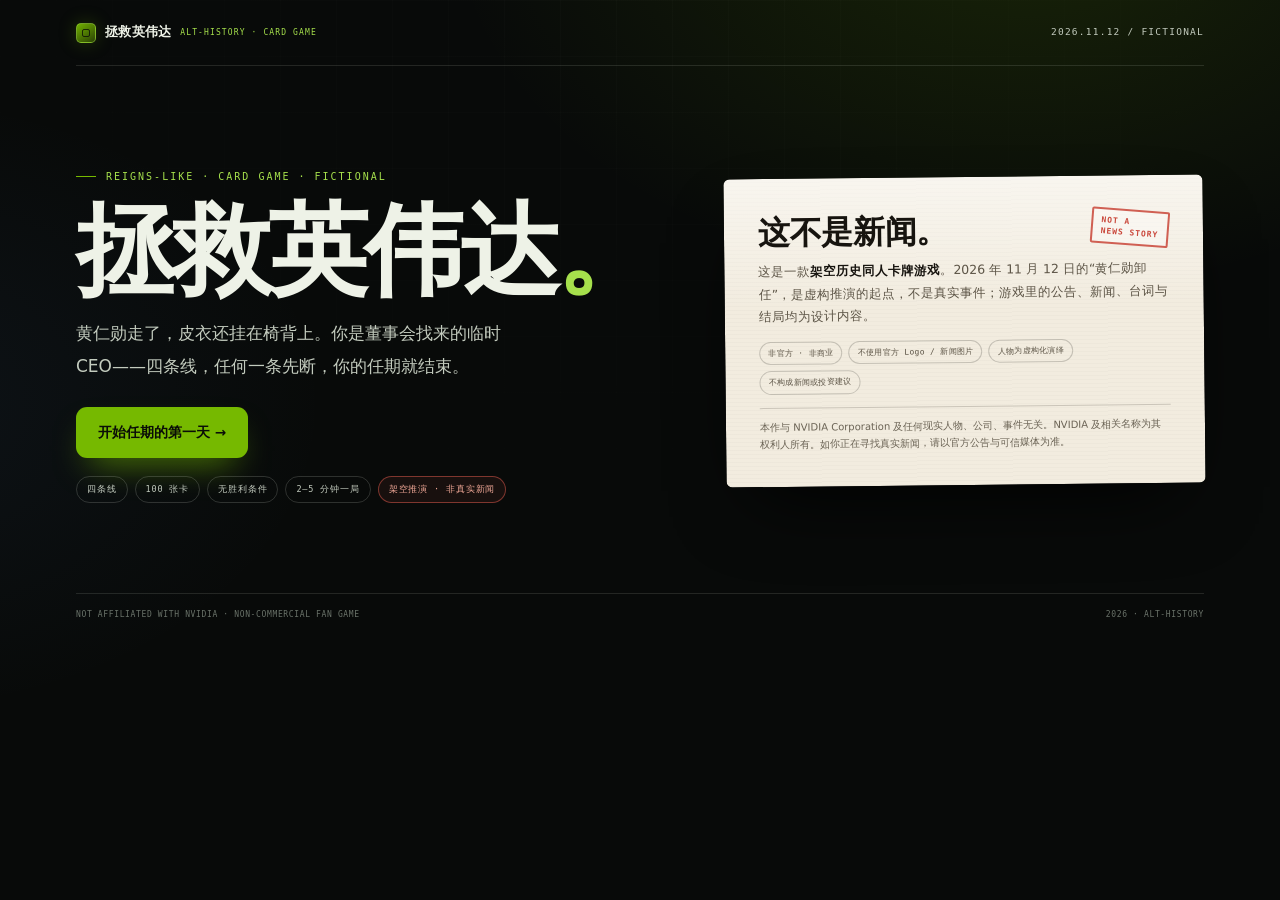
<file: index.html>
<!DOCTYPE html>
<html lang="zh-CN">
<head>
<meta charset="UTF-8">
<meta name="viewport" content="width=device-width, initial-scale=1, viewport-fit=cover">
<meta name="color-scheme" content="dark">
<meta name="theme-color" content="#080A09">
<title>拯救英伟达 · 架空历史卡牌游戏</title>
<meta name="description" content="《拯救英伟达》是一款架空历史同人卡牌游戏，非真实新闻，与 NVIDIA 及现实人物、事件无关。">
<meta name="robots" content="noindex, nofollow">
<link rel="icon" href="data:image/svg+xml,%3Csvg xmlns='http://www.w3.org/2000/svg' viewBox='0 0 32 32'%3E%3Crect width='32' height='32' rx='8' fill='%23080A09'/%3E%3Crect x='6' y='6' width='20' height='20' rx='4' fill='none' stroke='%2376B900' stroke-width='2'/%3E%3Cpath d='M16 10v12M10 16h12' stroke='%23A6E04C' stroke-width='2'/%3E%3C/svg%3E">
<style>
  :root{
    --bg:#080a09;--paper:#f2ecdf;--ink:#17140f;--ink2:#5c5446;--text:#eef2e7;--text2:#c3cbbe;--muted:#8b958a;
    --green:#76b900;--green-hi:#a6e04c;--red:#d4574a;--gold:#c9a24a;
    --sans:"PingFang SC","HarmonyOS Sans SC","Noto Sans SC","Microsoft YaHei",system-ui,sans-serif;
    --serif:"Songti SC","Noto Serif SC","Source Han Serif SC","SimSun",Georgia,serif;
    --mono:"SFMono-Regular","Cascadia Code","Cascadia Mono",Consolas,monospace;
  }
  *{box-sizing:border-box}
  html,body{margin:0;min-height:100%}
  body{background:var(--bg);color:var(--text);font-family:var(--sans);line-height:1.7;-webkit-font-smoothing:antialiased}
  body::before{content:"";position:fixed;inset:0;z-index:-2;pointer-events:none;background:
    radial-gradient(900px 600px at 80% -10%,rgba(118,185,0,.15),transparent 64%),
    radial-gradient(760px 520px at -10% 45%,rgba(86,137,218,.07),transparent 60%),var(--bg)}
  body::after{content:"";position:fixed;inset:0;z-index:-1;pointer-events:none;opacity:.5;background-image:linear-gradient(rgba(238,242,231,.035) 1px,transparent 1px),linear-gradient(90deg,rgba(238,242,231,.035) 1px,transparent 1px);background-size:56px 56px;-webkit-mask-image:radial-gradient(1000px 720px at 50% 0%,#000,transparent 78%);mask-image:radial-gradient(1000px 720px at 50% 0%,#000,transparent 78%)}
  a{color:inherit}
  .page{width:100%;max-width:1200px;margin:0 auto;padding:0 clamp(18px,4vw,36px) 38px}
  .top{display:flex;align-items:center;justify-content:space-between;gap:16px;min-height:66px;border-bottom:1px solid rgba(235,240,230,.12);font-family:var(--mono);font-size:9.5px;letter-spacing:.13em;color:var(--text2)}
  .brand{display:flex;align-items:center;gap:9px;font-family:var(--sans);font-size:13px;font-weight:800;letter-spacing:.02em;color:var(--text);white-space:nowrap}
  .mark{width:20px;height:20px;border-radius:5px;background:linear-gradient(145deg,rgba(118,185,0,.95),rgba(118,185,0,.32));border:1px solid rgba(166,224,76,.5);position:relative;flex:none;box-shadow:0 0 18px rgba(118,185,0,.25)}
  .mark::after{content:"";position:absolute;inset:5px;border:1px solid rgba(8,10,9,.75);border-radius:2px}
  .brand small{font-family:var(--mono);font-size:8px;letter-spacing:.14em;color:var(--green-hi);font-weight:400}
  .top .right{display:flex;align-items:center;gap:14px;white-space:nowrap}
  .top .right a{border-bottom:1px solid rgba(238,242,231,.25);padding-bottom:1px}
  .top .right a:hover{color:var(--green-hi);border-color:var(--green)}
  .hero{display:grid;grid-template-columns:1.1fr .9fr;gap:clamp(28px,5vw,66px);align-items:center;padding:clamp(44px,8vw,92px) 0 clamp(30px,5vw,56px)}
  .kicker{display:inline-flex;align-items:center;gap:10px;font-family:var(--mono);font-size:10px;letter-spacing:.2em;color:var(--green-hi)}
  .kicker::before{content:"";width:20px;height:1px;background:var(--green)}
  h1{font-size:clamp(52px,8vw,100px);line-height:.96;letter-spacing:-.04em;font-weight:900;margin:18px 0 18px}
  h1 em{font-style:normal;color:var(--green-hi)}
  .lead{max-width:42ch;font-size:clamp(14px,1.5vw,17px);line-height:1.95;color:var(--text2);margin:0}
  .actions{display:flex;flex-wrap:wrap;gap:10px;margin:24px 0 18px}
  .btn{display:inline-flex;align-items:center;justify-content:center;gap:8px;padding:13px 21px;border-radius:11px;border:1px solid transparent;font-size:13.5px;font-weight:700;text-decoration:none;transition:transform .18s,box-shadow .18s,border-color .18s,color .18s}
  .btn:hover{transform:translateY(-2px)}
  .btn.primary{background:var(--green);color:#0a0d07;box-shadow:0 16px 34px -14px rgba(118,185,0,.8)}
  .btn.primary:hover{box-shadow:0 22px 40px -14px rgba(118,185,0,1)}
  .btn.ghost{border-color:rgba(235,240,230,.2);color:var(--text);background:rgba(255,255,255,.02)}
  .btn.ghost:hover{border-color:rgba(166,224,76,.55);color:var(--green-hi)}
  .meta{display:flex;flex-wrap:wrap;gap:7px}
  .meta span{border:1px solid rgba(235,240,230,.17);border-radius:999px;padding:5px 10px;font-family:var(--mono);font-size:8.5px;letter-spacing:.1em;color:var(--text2)}
  .meta .warn{border-color:rgba(212,87,74,.55);color:#f0a897;background:rgba(212,87,74,.08)}

  .notice{position:relative;background:var(--paper);color:var(--ink);border-radius:6px;padding:clamp(22px,3.4vw,34px);box-shadow:0 34px 80px -30px #000;background-image:linear-gradient(180deg,rgba(255,255,255,.5),transparent 42%),repeating-linear-gradient(0deg,rgba(23,20,15,.02) 0 1px,transparent 1px 4px);transform:rotate(-.6deg)}
  .notice .stamp{float:right;border:2px solid rgba(198,58,44,.8);color:rgba(198,58,44,.92);font-family:var(--mono);font-size:8px;font-weight:700;line-height:1.4;letter-spacing:.12em;padding:5px 8px;transform:rotate(5deg);border-radius:2px;margin:0 0 8px 14px;background:rgba(255,255,255,.35);white-space:nowrap}
  .notice h2{font-family:var(--serif);font-size:clamp(23px,2.7vw,32px);line-height:1.25;margin:0 0 8px;letter-spacing:-.01em}
  .notice p{font-size:12.5px;line-height:1.8;color:var(--ink2);margin:0;max-width:52em}
  .notice strong{color:var(--ink)}
  .notice ul{list-style:none;margin:13px 0 0;padding:0;display:flex;flex-wrap:wrap;gap:6px}
  .notice li{font-family:var(--mono);font-size:8px;letter-spacing:.04em;border:1px solid rgba(23,20,15,.2);border-radius:999px;padding:4px 8px;color:var(--ink2)}
  .notice .fine{margin-top:13px;padding-top:10px;border-top:1px solid rgba(23,20,15,.18);font-size:10px;line-height:1.7;color:rgba(92,84,70,.9)}

  .section-head{display:flex;align-items:baseline;justify-content:space-between;gap:14px;margin:clamp(34px,5vw,56px) 0 14px;border-bottom:1px solid rgba(235,240,230,.12);padding-bottom:9px}
  .section-head h2{font-size:15px;letter-spacing:.02em;margin:0}
  .section-head span{font-family:var(--mono);font-size:8.5px;letter-spacing:.12em;color:var(--muted)}
  .links{display:grid;grid-template-columns:repeat(3,minmax(0,1fr));gap:12px}
  .link-card{display:flex;flex-direction:column;gap:7px;min-height:124px;padding:16px;border:1px solid rgba(235,240,230,.13);border-radius:12px;background:rgba(255,255,255,.02);text-decoration:none;transition:border-color .2s,background .2s,transform .2s}
  .link-card:hover{border-color:rgba(166,224,76,.45);background:rgba(118,185,0,.055);transform:translateY(-2px)}
  .link-card b{font-size:14px}
  .link-card small{font-family:var(--mono);font-size:8px;letter-spacing:.1em;color:var(--green-hi)}
  .link-card p{font-size:11.5px;line-height:1.7;color:var(--text2);margin:0}
  .link-card .arr{margin-top:auto;font-family:var(--mono);font-size:11px;color:var(--muted)}
  .link-card:hover .arr{color:var(--green-hi)}
  .foot{display:flex;justify-content:space-between;gap:14px;flex-wrap:wrap;margin-top:34px;padding-top:14px;border-top:1px solid rgba(235,240,230,.12);font-family:var(--mono);font-size:8px;letter-spacing:.08em;color:rgba(139,149,138,.75)}
  .foot a{border-bottom:1px solid rgba(235,240,230,.2);text-decoration:none}
  .foot a:hover{color:var(--green-hi)}
  @media (max-width:820px){
    .hero{grid-template-columns:1fr;padding:30px 0 26px;gap:22px}
    h1{font-size:clamp(46px,13vw,72px)}
    .top .right{display:none}
    .links{grid-template-columns:1fr}
    .notice{transform:none}
  }
</style>
</head>
<body>
<div class="page">
  <header class="top">
    <div class="brand"><span class="mark"></span>拯救英伟达 <small>ALT-HISTORY · CARD GAME</small></div>
    <div class="right"><span>2026.11.12 / FICTIONAL</span></div>
  </header>

  <main>
    <section class="hero">
      <div>
        <span class="kicker">REIGNS-LIKE · CARD GAME · FICTIONAL</span>
        <h1>拯救英伟达<em>。</em></h1>
        <p class="lead">黄仁勋走了，皮衣还挂在椅背上。你是董事会找来的临时 CEO——四条线，任何一条先断，你的任期就结束。</p>
        <div class="actions">
          <a class="btn primary" href="web/game/index.html?start=1">开始任期的第一天 →</a>
        </div>
        <div class="meta">
          <span>四条线</span><span>100 张卡</span><span>无胜利条件</span><span>2–5 分钟一局</span><span class="warn">架空推演 · 非真实新闻</span>
        </div>
      </div>

      <aside class="notice" aria-label="免责声明">
        <span class="stamp">NOT A<br>NEWS STORY</span>
        <h2>这不是新闻。</h2>
        <p>这是一款<strong>架空历史同人卡牌游戏</strong>。2026 年 11 月 12 日的“黄仁勋卸任”，是虚构推演的起点，不是真实事件；游戏里的公告、新闻、台词与结局均为设计内容。</p>
        <ul>
          <li>非官方 · 非商业</li><li>不使用官方 Logo / 新闻图片</li><li>人物为虚构化演绎</li><li>不构成新闻或投资建议</li>
        </ul>
        <p class="fine">本作与 NVIDIA Corporation 及任何现实人物、公司、事件无关。NVIDIA 及相关名称为其权利人所有。如你正在寻找真实新闻，请以官方公告与可信媒体为准。</p>
      </aside>
    </section>
  </main>

  <footer class="foot">
    <span>NOT AFFILIATED WITH NVIDIA · NON-COMMERCIAL FAN GAME</span>
    <span>2026 · ALT-HISTORY</span>
  </footer>
</div>
</body>
</html>
</file>
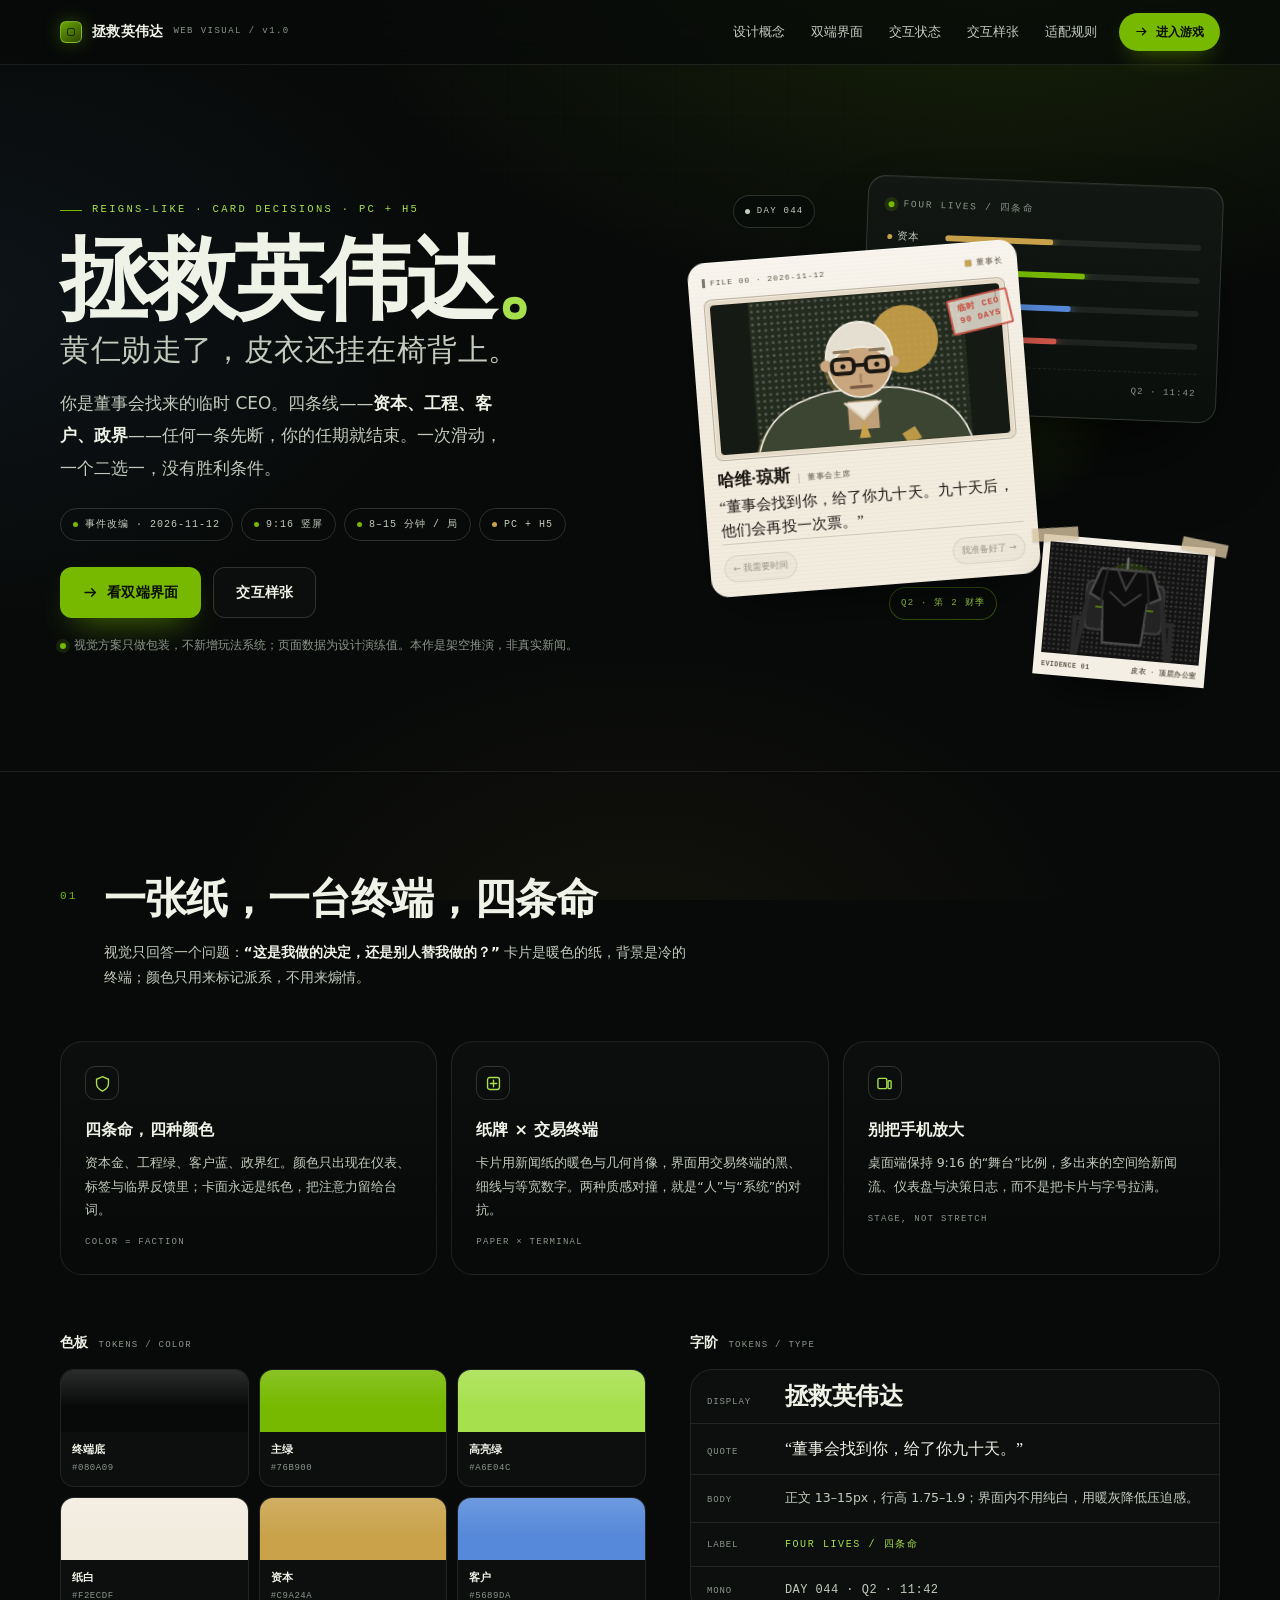
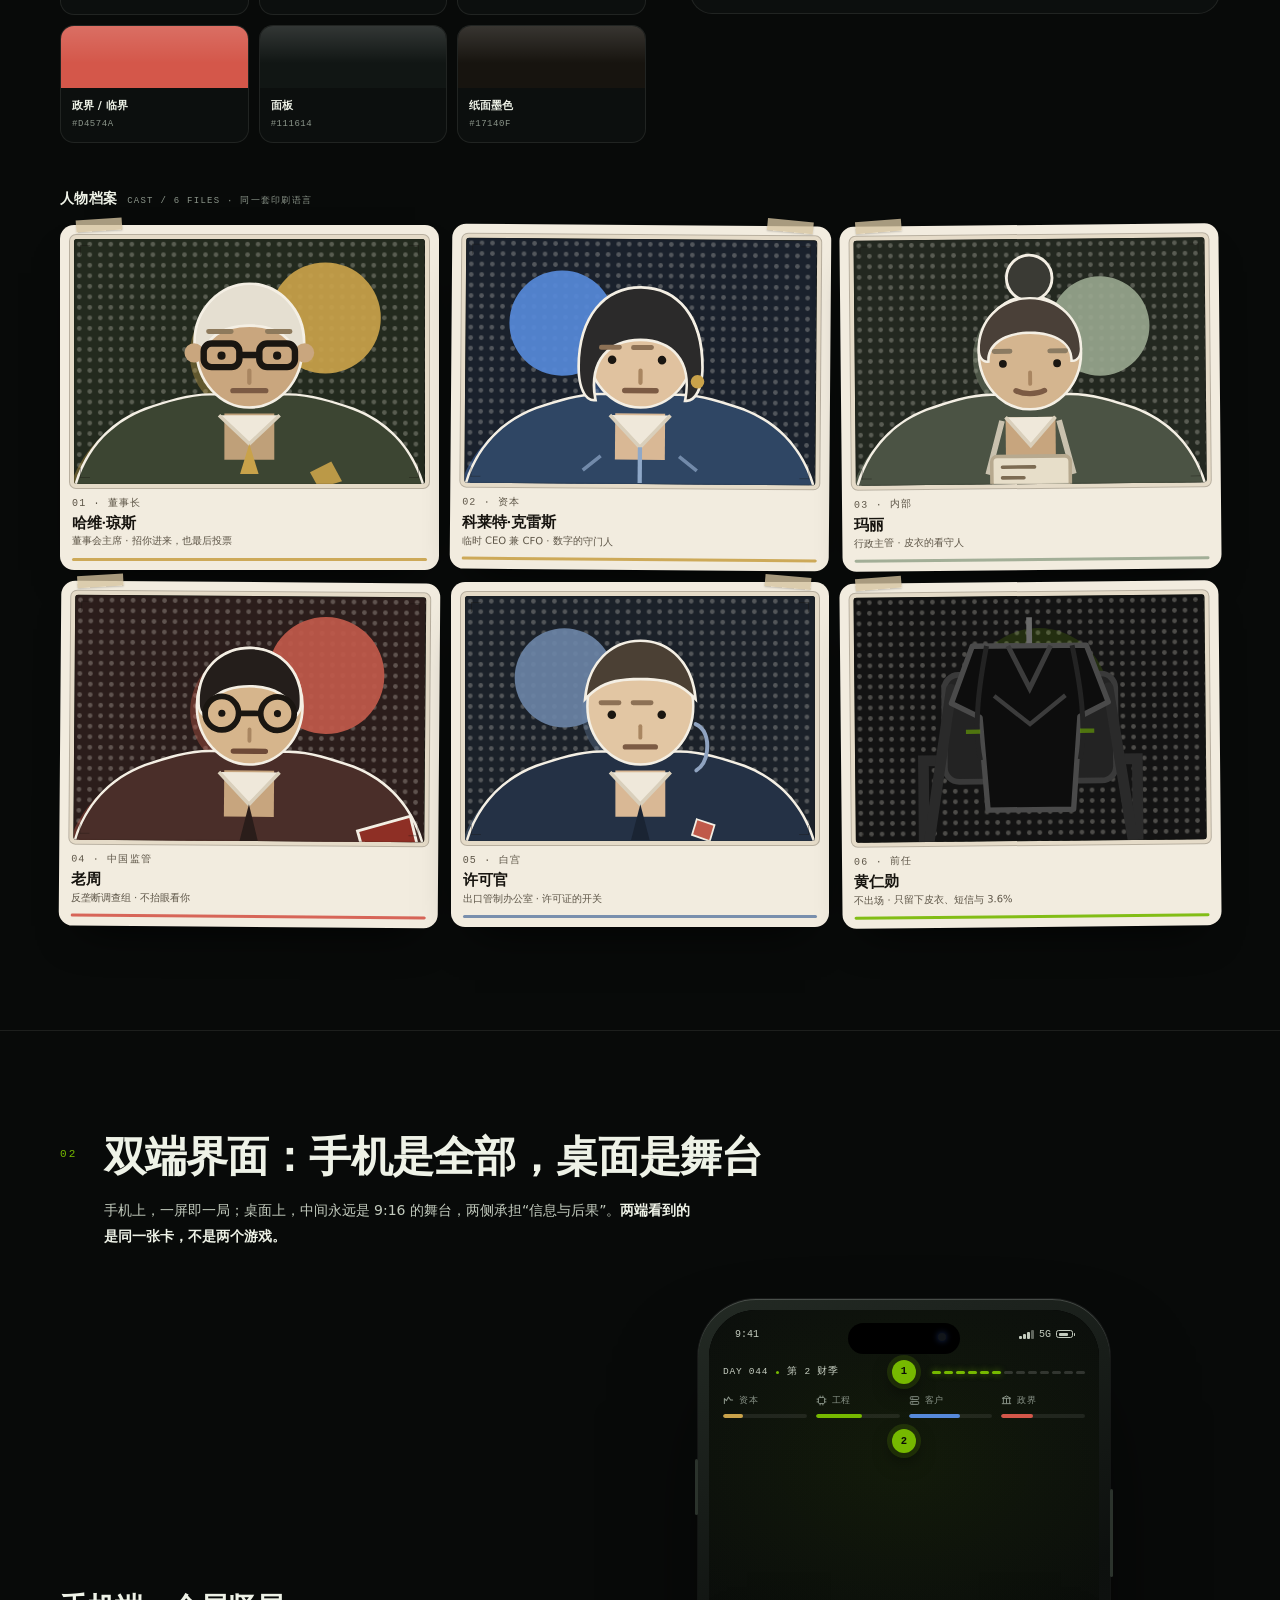
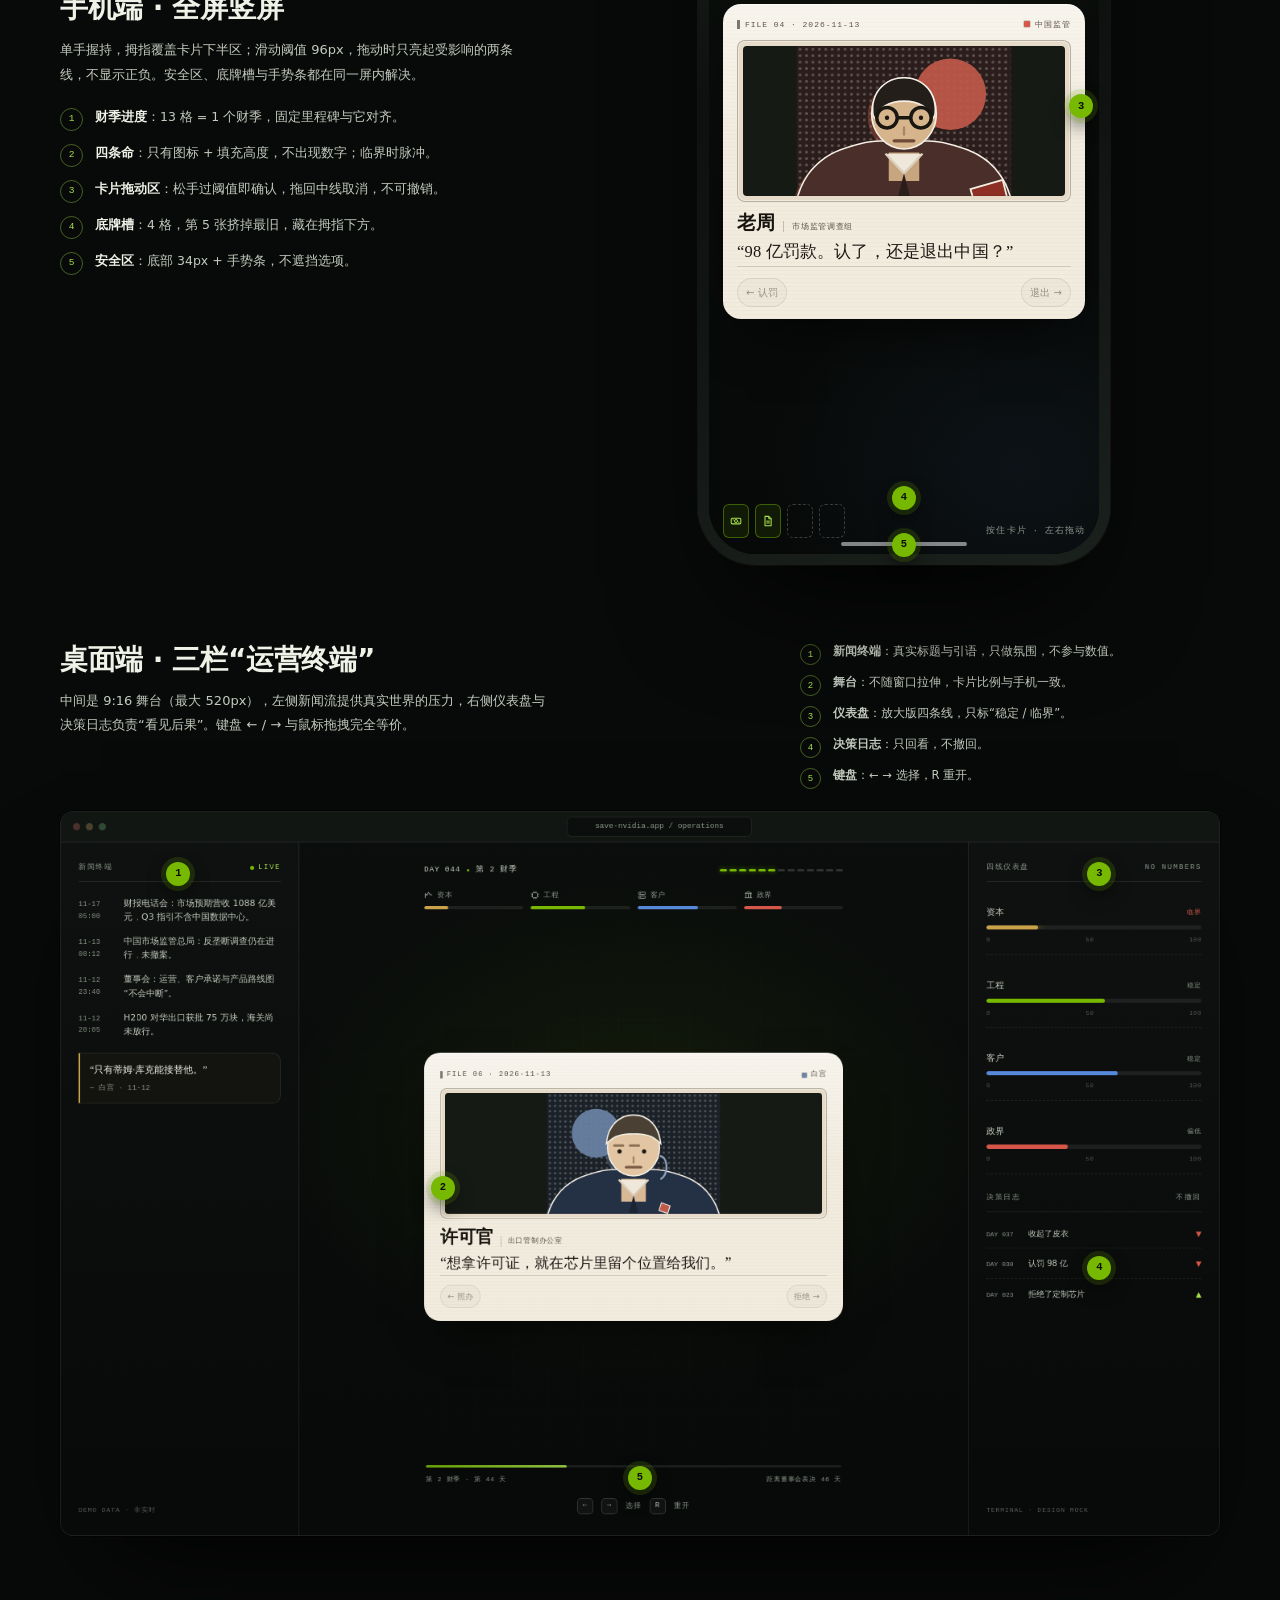
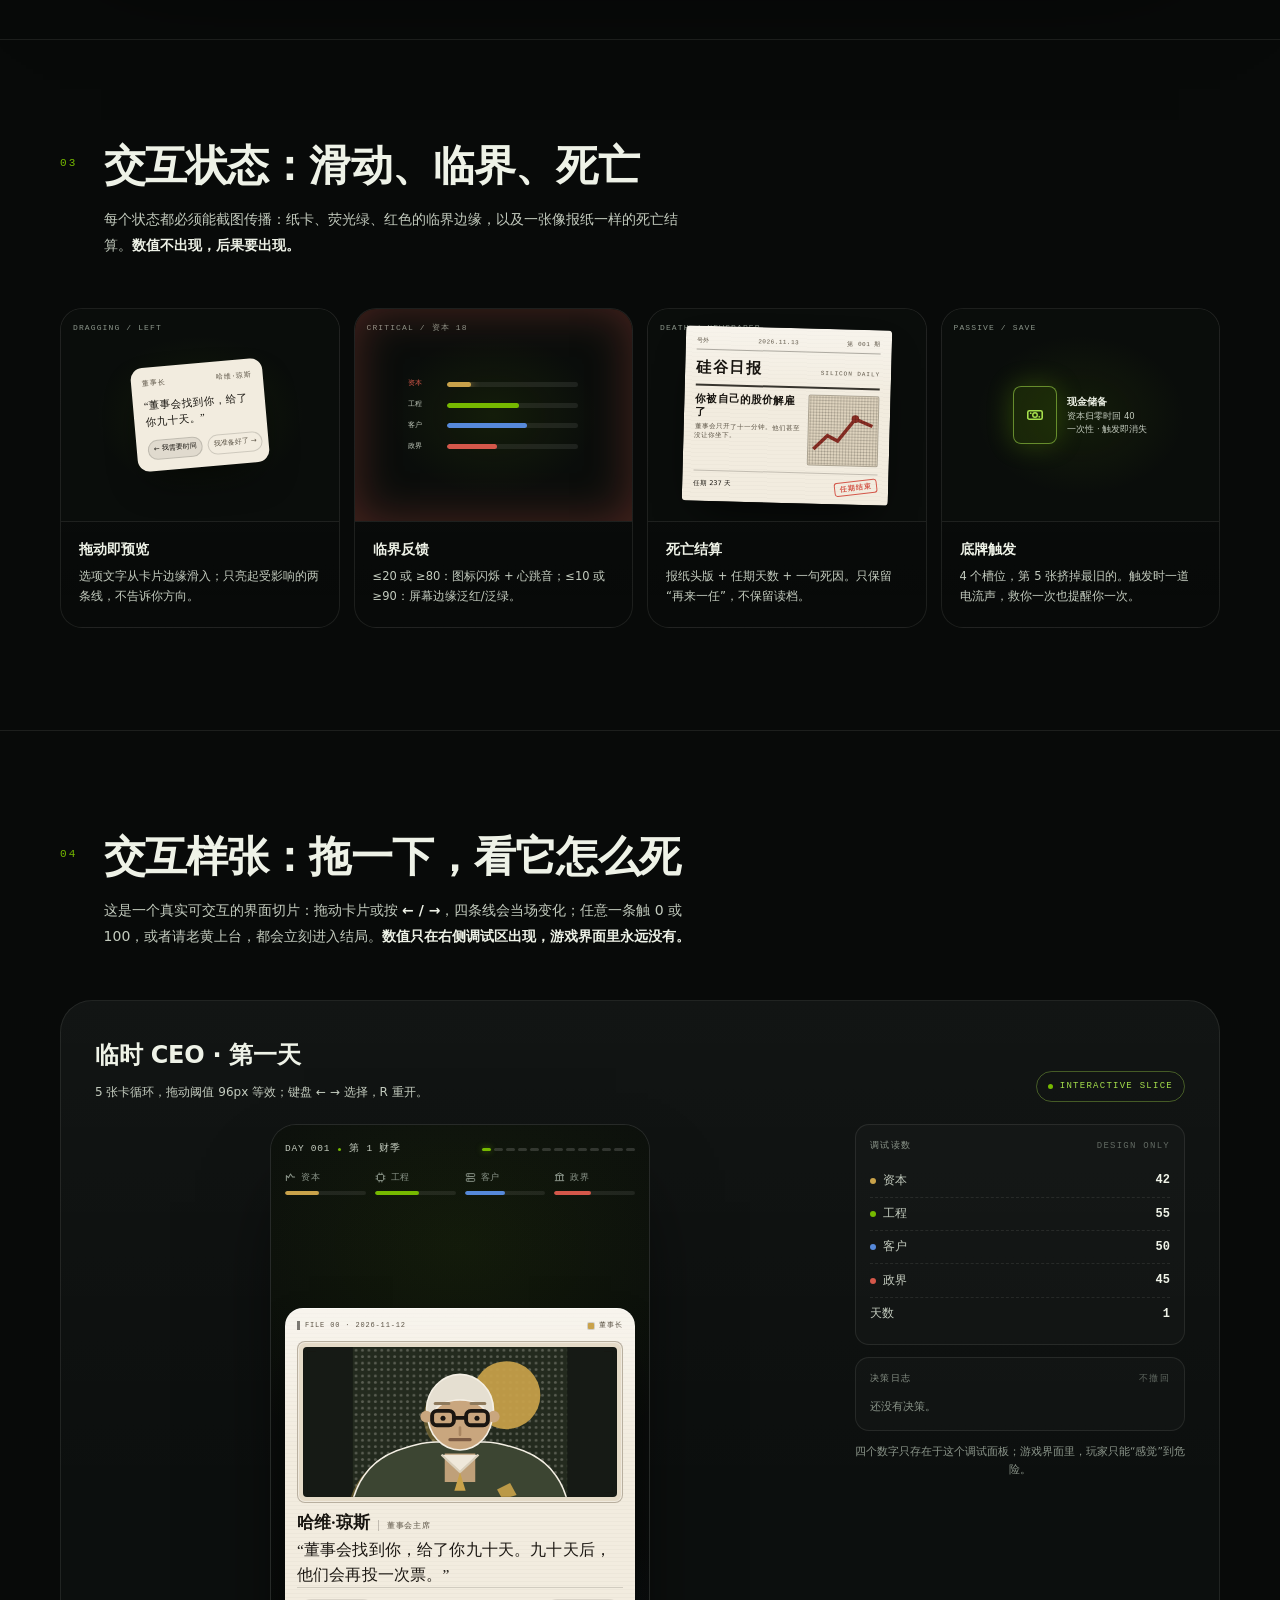
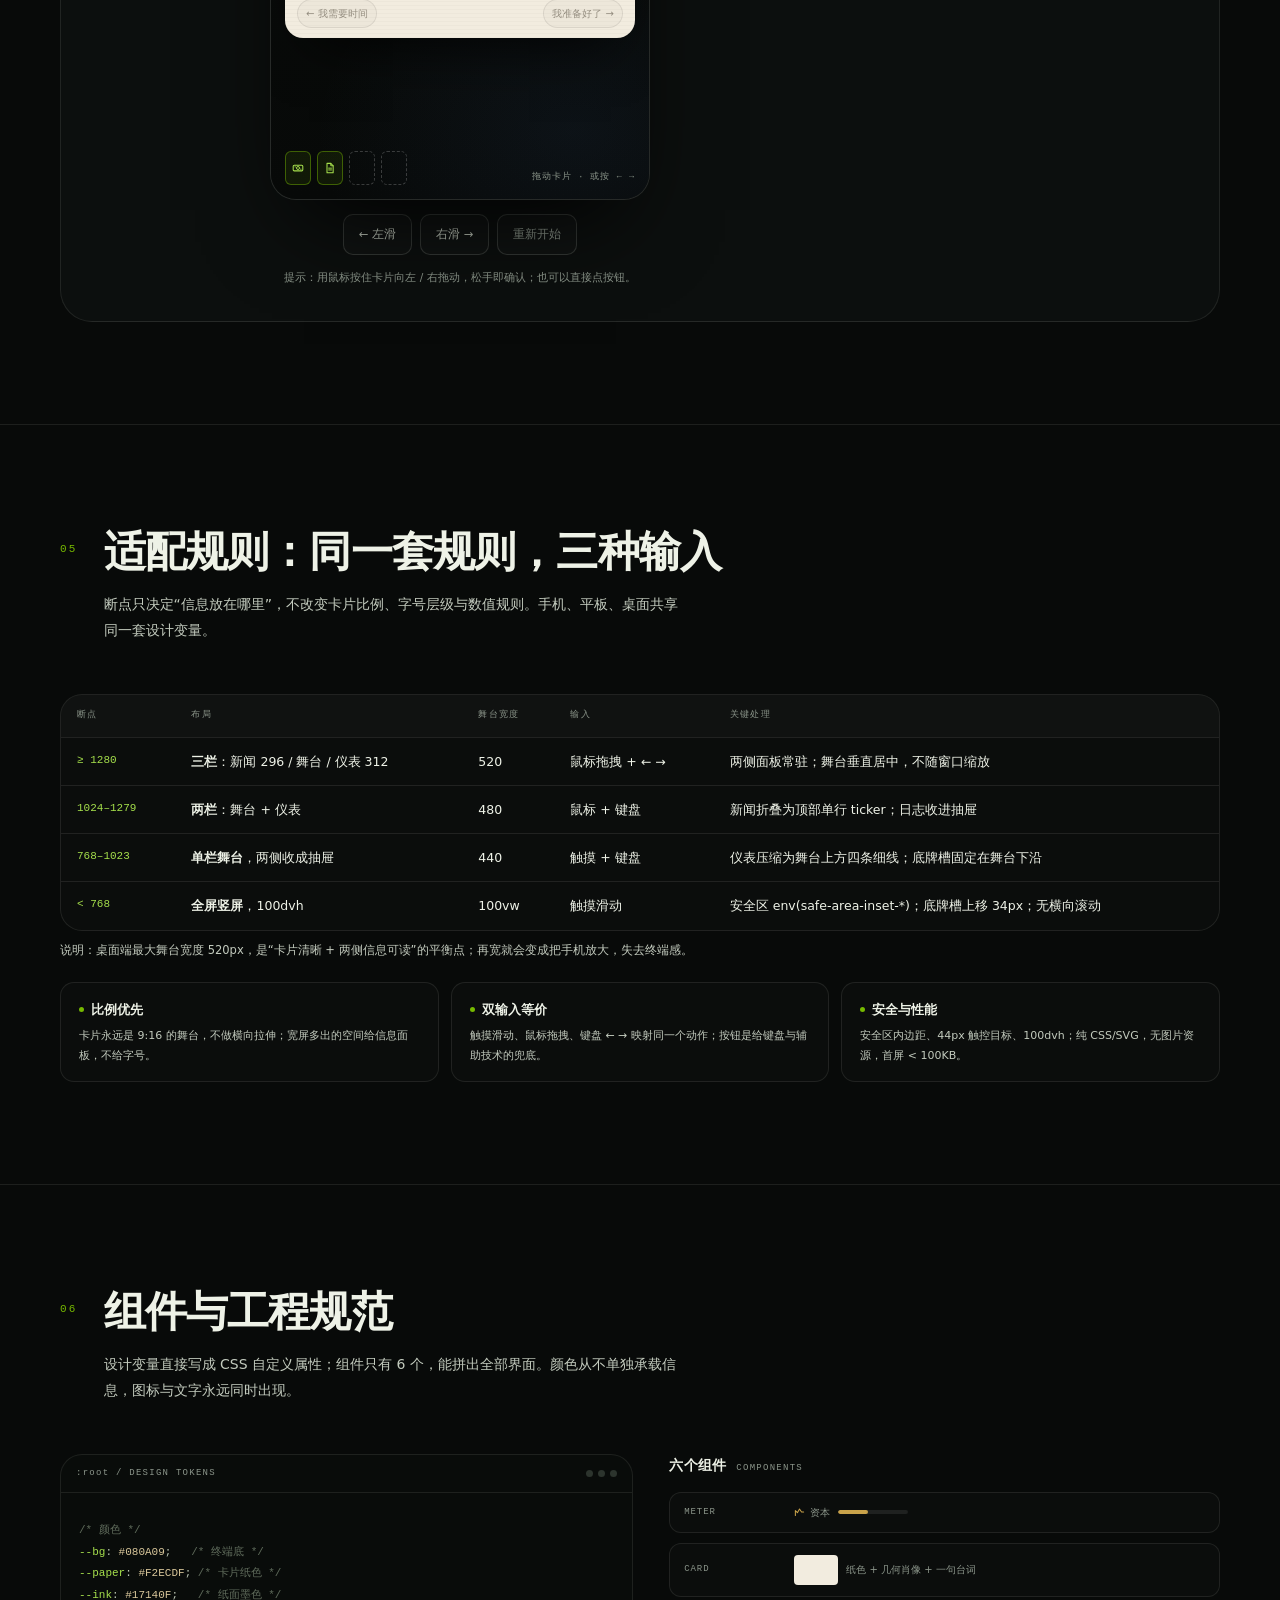
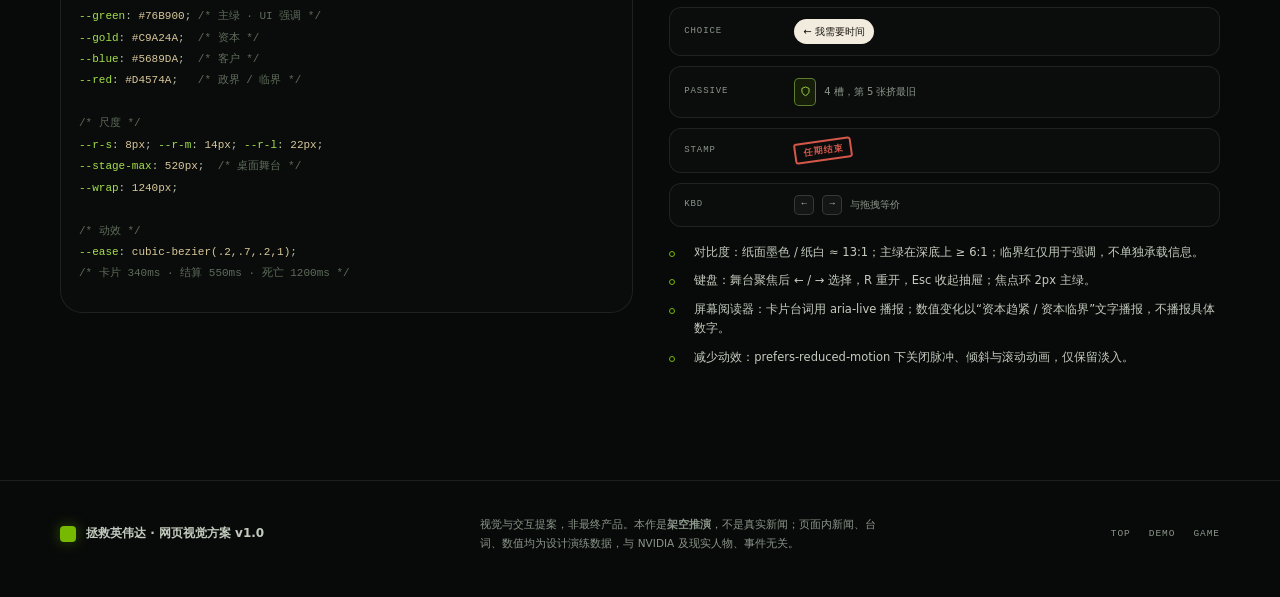
<file: web/index.html>
<!DOCTYPE html>
<html lang="zh-CN">
<head>
<meta charset="UTF-8">
<meta name="viewport" content="width=device-width, initial-scale=1, viewport-fit=cover">
<meta name="color-scheme" content="dark">
<meta name="theme-color" content="#080A09">
<link rel="icon" href="data:image/svg+xml,%3Csvg xmlns='http://www.w3.org/2000/svg' viewBox='0 0 32 32'%3E%3Crect width='32' height='32' rx='8' fill='%23080A09'/%3E%3Crect x='6' y='6' width='20' height='20' rx='4' fill='none' stroke='%2376B900' stroke-width='2'/%3E%3Cpath d='M16 10v12M10 16h12' stroke='%23A6E04C' stroke-width='2'/%3E%3C/svg%3E">
<title>拯救英伟达 · 网页视觉方案 v1.0（架空推演）</title>
<meta name="description" content="《拯救英伟达》架空历史同人卡牌游戏的网页视觉方案；非真实新闻，与 NVIDIA 及现实人物、事件无关。">
<meta name="robots" content="noindex, nofollow">
<link rel="stylesheet" href="styles.css">
</head>
<body>

<!-- ============ SVG DEFS ============ -->
<svg width="0" height="0" style="position:absolute" aria-hidden="true" focusable="false">
  <defs>
    <symbol id="i-cap" viewBox="0 0 16 16"><path d="M2 12.5V5.2l3 3 3-5.2 3 4.2h3" fill="none" stroke="currentColor" stroke-width="1.5" stroke-linecap="round" stroke-linejoin="round"/></symbol>
    <symbol id="i-eng" viewBox="0 0 16 16"><rect x="3.5" y="3.5" width="9" height="9" rx="2" fill="none" stroke="currentColor" stroke-width="1.4"/><path d="M6 1.5v2M10 1.5v2M6 12.5v2M10 12.5v2M1.5 6h2M1.5 10h2M12.5 6h2M12.5 10h2" stroke="currentColor" stroke-width="1.4" stroke-linecap="round"/></symbol>
    <symbol id="i-cus" viewBox="0 0 16 16"><rect x="2" y="2.4" width="12" height="4.2" rx="1.1" fill="none" stroke="currentColor" stroke-width="1.4"/><rect x="2" y="9.4" width="12" height="4.2" rx="1.1" fill="none" stroke="currentColor" stroke-width="1.4"/><path d="M4.4 4.5h1.2M4.4 11.5h1.2" stroke="currentColor" stroke-width="1.4" stroke-linecap="round"/></symbol>
    <symbol id="i-pol" viewBox="0 0 16 16"><path d="M8 1.4 14.2 4.8H1.8L8 1.4Z" fill="none" stroke="currentColor" stroke-width="1.4" stroke-linejoin="round"/><path d="M3.4 4.8v7.2M8 4.8v7.2M12.6 4.8v7.2M1.8 12.6h12.4" stroke="currentColor" stroke-width="1.4" stroke-linecap="round"/></symbol>
    <symbol id="i-shield" viewBox="0 0 16 16"><path d="M8 1.4 13.2 3.5v3.9c0 3-2.1 5.1-5.2 6.6-3.1-1.5-5.2-3.6-5.2-6.6V3.5L8 1.4Z" fill="none" stroke="currentColor" stroke-width="1.3" stroke-linejoin="round"/></symbol>
    <symbol id="i-arrow" viewBox="0 0 16 16"><path d="M2.2 8h11M9.2 4l4 4-4 4" fill="none" stroke="currentColor" stroke-width="1.5" stroke-linecap="round" stroke-linejoin="round"/></symbol>
    <symbol id="i-cash" viewBox="0 0 16 16"><rect x="1.6" y="4.2" width="12.8" height="7.6" rx="1.4" fill="none" stroke="currentColor" stroke-width="1.4"/><circle cx="8" cy="8" r="2" fill="none" stroke="currentColor" stroke-width="1.3"/><path d="M4.2 6.4h.01M11.8 9.6h.01" stroke="currentColor" stroke-width="1.6" stroke-linecap="round"/></symbol>
    <symbol id="i-doc" viewBox="0 0 16 16"><path d="M4 1.8h5l3.2 3.2v9.2H4z" fill="none" stroke="currentColor" stroke-width="1.4" stroke-linejoin="round"/><path d="M9 1.8V5h3.2M6.2 8.2h3.8M6.2 10.6h3.8" fill="none" stroke="currentColor" stroke-width="1.3" stroke-linecap="round"/></symbol>
    <symbol id="i-chip" viewBox="0 0 16 16"><rect x="4" y="4" width="8" height="8" rx="1.6" fill="none" stroke="currentColor" stroke-width="1.4"/><path d="M6 2v2M10 2v2M6 12v2M10 12v2M2 6h2M2 10h2M12 6h2M12 10h2" stroke="currentColor" stroke-width="1.3" stroke-linecap="round"/></symbol>

    <pattern id="ht" width="3.6" height="3.6" patternUnits="userSpaceOnUse">
      <circle cx="1.8" cy="1.8" r=".8" fill="#F4EFE4" opacity=".26"/>
    </pattern>
    <pattern id="ht-ink" width="3.2" height="3.2" patternUnits="userSpaceOnUse">
      <circle cx="1.6" cy="1.6" r=".7" fill="#1A1611" opacity=".18"/>
    </pattern>

    <symbol id="p-jones" viewBox="0 0 120 84">
      <rect width="120" height="84" fill="#232A1E"/>
      <rect width="120" height="84" fill="url(#ht)"/>
      <circle cx="86" cy="27" r="19" fill="#C9A24A" opacity=".92"/>
      <g transform="translate(-13.2 -7.4) scale(1.22)">
      <g opacity=".38" fill="#C9A24A">
        <path d="M10 84c1-14 8-25 21-30 6-2 12-4 18-4h22c6 0 12 2 18 4 13 5 20 16 21 30Z" transform="translate(-2.2 1.4)"/>
        <ellipse cx="60" cy="37" rx="14.5" ry="16" transform="translate(-2.2 1.4)"/>
      </g>
      <path d="M10 84c1-14 8-25 21-30 6-2 12-4 18-4h22c6 0 12 2 18 4 13 5 20 16 21 30Z" fill="#3C4532" stroke="#F4EFE4" stroke-width="1.4" paint-order="stroke"/>
      <path d="M53 55h14v13H53z" fill="#BFA079"/>
      <ellipse cx="60" cy="37" rx="14.5" ry="16" fill="#C9A67E" stroke="#F4EFE4" stroke-width="1.4" paint-order="stroke"/>
      <path d="M45 35c0-9 7-16 15-16s15 7 15 16c0 3-1 4-2 4 0-5-5-9-13-9s-13 4-13 9c-1 0-2-1-2-4Z" fill="#E5DFD1" stroke="#F4EFE4" stroke-width="1.5" paint-order="stroke"/>
      <circle cx="44.5" cy="38" r="2.7" fill="#C9A67E"/>
      <circle cx="75.5" cy="38" r="2.7" fill="#C9A67E"/>
      <path d="M48.6 32h6.3M65.1 32h6.3" stroke="#8E7A5C" stroke-width="1.4" stroke-linecap="round"/>
      <rect x="47.2" y="35.4" width="10" height="6.6" rx="2.2" fill="none" stroke="#1A1611" stroke-width="1.8"/>
      <rect x="62.8" y="35.4" width="10" height="6.6" rx="2.2" fill="none" stroke="#1A1611" stroke-width="1.8"/>
      <path d="M57.2 38.6h5.6" stroke="#1A1611" stroke-width="1.8"/>
      <circle cx="52.2" cy="38.8" r="1.15" fill="#1A1611"/>
      <circle cx="67.8" cy="38.8" r="1.15" fill="#1A1611"/>
      <path d="M60 43v3.4" stroke="#A98661" stroke-width="1.2" stroke-linecap="round"/>
      <path d="M55.4 48.6h9.2" stroke="#7C5B44" stroke-width="1.5" stroke-linecap="round"/>
      <path d="M51.5 55.5l8.5 8 8.5-8" fill="#EFE8DA" stroke="#D9CFBB" stroke-width="1"/>
      <path d="M60 63.5l-2.6 8.5h5.2L60 63.5Z" fill="#C9A24A"/>
      <path d="M77 71.5l6-3 3 5.5-6.5 2z" fill="#C9A24A" opacity=".9"/>
      </g>
    </symbol>
    <symbol id="p-cfo" viewBox="0 0 120 84">
      <rect width="120" height="84" fill="#1A212C"/>
      <rect width="120" height="84" fill="url(#ht)"/>
      <circle cx="33" cy="29" r="18" fill="#5689DA" opacity=".92"/>
      <g transform="translate(-13.2 -7.4) scale(1.22)">
      <g opacity=".38" fill="#5689DA">
        <path d="M10 84c1-14 8-25 21-30 6-2 12-4 18-4h22c6 0 12 2 18 4 13 5 20 16 21 30Z" transform="translate(-2.2 1.4)"/>
        <ellipse cx="60" cy="37" rx="14.5" ry="16" transform="translate(-2.2 1.4)"/>
      </g>
      <path d="M10 84c1-14 8-25 21-30 6-2 12-4 18-4h22c6 0 12 2 18 4 13 5 20 16 21 30Z" fill="#2F4664" stroke="#F4EFE4" stroke-width="1.4" paint-order="stroke"/>
      <path d="M53 55h14v13H53z" fill="#D9B895"/>
      <ellipse cx="60" cy="37" rx="14.5" ry="16" fill="#E0C29F" stroke="#F4EFE4" stroke-width="1.4" paint-order="stroke"/>
      <path d="M43 42c0-14 7-22 17-22s17 8 17 22c0 6-2 9-4 9 2-11-4-17-13-17s-15 6-13 17c-2 0-4-3-4-9Z" fill="#2B2A2A" stroke="#F4EFE4" stroke-width="1.5" paint-order="stroke"/>
      <circle cx="76" cy="46" r="1.9" fill="#C9A24A"/>
      <path d="M49 36.5h5M58 36.5h5" stroke="#8D7155" stroke-width="1.4" stroke-linecap="round"/>
      <circle cx="52" cy="40" r="1.2" fill="#1A1611"/>
      <circle cx="66" cy="40" r="1.2" fill="#1A1611"/>
      <path d="M60 43v3.4" stroke="#A98661" stroke-width="1.2" stroke-linecap="round"/>
      <path d="M55.6 48.6h8.8" stroke="#7C5B44" stroke-width="1.5" stroke-linecap="round"/>
      <path d="M51.5 55.5l8.5 9 8.5-9" fill="#EFE8DA" stroke="#D9CFBB" stroke-width="1"/>
      <path d="M60 64.5v10" stroke="#8FA8C8" stroke-width="1.2"/>
      <path d="M44 71l5-4M76 71l-5-4" stroke="#8FA8C8" stroke-width="1" opacity=".7"/>
      </g>
    </symbol>
    <symbol id="p-admin" viewBox="0 0 120 84">
      <rect width="120" height="84" fill="#232820"/>
      <rect width="120" height="84" fill="url(#ht)"/>
      <circle cx="84" cy="30" r="17" fill="#9AA88F" opacity=".9"/>
      <g transform="translate(-13.2 -7.4) scale(1.22)">
      <g opacity=".35" fill="#9AA88F">
        <path d="M10 84c1-14 8-25 21-30 6-2 12-4 18-4h22c6 0 12 2 18 4 13 5 20 16 21 30Z" transform="translate(-2 1.4)"/>
        <ellipse cx="60" cy="38" rx="14" ry="15.5" transform="translate(-2 1.4)"/>
      </g>
      <path d="M10 84c1-14 8-25 21-30 6-2 12-4 18-4h22c6 0 12 2 18 4 13 5 20 16 21 30Z" fill="#4B5344" stroke="#F4EFE4" stroke-width="1.4" paint-order="stroke"/>
      <path d="M53 56h14v12H53z" fill="#C7A57E"/>
      <ellipse cx="60" cy="38" rx="14" ry="15.5" fill="#D4B58F" stroke="#F4EFE4" stroke-width="1.4" paint-order="stroke"/>
      <circle cx="60" cy="17" r="6" fill="#3A3A34" stroke="#F4EFE4" stroke-width="1.6" paint-order="stroke"/>
      <path d="M46 37c0-8 6-14 14-14s14 6 14 14c0 2-1 3-2 3 0-5-5-8-12-8s-12 3-12 8c-1 0-2-1-2-3Z" fill="#4A4038" stroke="#F4EFE4" stroke-width="1.4" paint-order="stroke"/>
      <path d="M50 37.5h4.4M65.6 37.5H70" stroke="#8B7B62" stroke-width="1.4" stroke-linecap="round"/>
      <circle cx="52.4" cy="41" r="1.1" fill="#1A1611"/>
      <circle cx="67.6" cy="41" r="1.1" fill="#1A1611"/>
      <path d="M60 43.5v3.2" stroke="#A98661" stroke-width="1.1" stroke-linecap="round"/>
      <path d="M56 48.6c2.2 1.1 5.8 1.1 8 0" fill="none" stroke="#7C5B44" stroke-width="1.5" stroke-linecap="round"/>
      <path d="M53 56l7 8 7-8" fill="#EFE8DA" stroke="#D9CFBB" stroke-width="1"/>
      <path d="M52 57l-4 15M68 57l4 15" stroke="#C9C1AE" stroke-width="1.6"/>
      <rect x="49" y="67" width="22" height="9" rx="1.5" fill="#E7DEC9" stroke="#B7A98F" stroke-width="1"/>
      <path d="M52 70h9M52 73h6" stroke="#7C6B52" stroke-width="1" stroke-linecap="round"/>
      </g>
    </symbol>
    <symbol id="p-reg" viewBox="0 0 120 84">
      <rect width="120" height="84" fill="#2B1D1B"/>
      <rect width="120" height="84" fill="url(#ht)"/>
      <circle cx="86" cy="27" r="20" fill="#C05A4A" opacity=".92"/>
      <g transform="translate(-13.2 -7.4) scale(1.22)">
      <g opacity=".38" fill="#C05A4A">
        <path d="M10 84c1-14 8-25 21-30 6-2 12-4 18-4h22c6 0 12 2 18 4 13 5 20 16 21 30Z" transform="translate(-2.2 1.4)"/>
        <ellipse cx="60" cy="37" rx="14.5" ry="16" transform="translate(-2.2 1.4)"/>
      </g>
      <path d="M10 84c1-14 8-25 21-30 6-2 12-4 18-4h22c6 0 12 2 18 4 13 5 20 16 21 30Z" fill="#4A2E29" stroke="#F4EFE4" stroke-width="1.4" paint-order="stroke"/>
      <path d="M53 55h14v13H53z" fill="#C7A57E"/>
      <ellipse cx="60" cy="37" rx="14.5" ry="16" fill="#D6B58C" stroke="#F4EFE4" stroke-width="1.4" paint-order="stroke"/>
      <path d="M46 35c0-8 6-14 14-14s14 6 14 14c0 2 0 3-1 4-1-5-6-8-13-8s-12 3-13 8c-1-1-1-2-1-4Z" fill="#241E1B" stroke="#F4EFE4" stroke-width="1.5" paint-order="stroke"/>
      <circle cx="52.2" cy="39" r="4.7" fill="none" stroke="#1A1611" stroke-width="1.6"/>
      <circle cx="67.8" cy="39" r="4.7" fill="none" stroke="#1A1611" stroke-width="1.6"/>
      <path d="M56.9 39h6.2" stroke="#1A1611" stroke-width="1.6"/>
      <circle cx="52.2" cy="39" r="1" fill="#1A1611"/>
      <circle cx="67.8" cy="39" r="1" fill="#1A1611"/>
      <path d="M60 43.5v3.2" stroke="#A98661" stroke-width="1.1" stroke-linecap="round"/>
      <path d="M55.5 49.6h9" stroke="#6E4A37" stroke-width="1.5" stroke-linecap="round"/>
      <path d="M51.5 55.5l8.5 9 8.5-9" fill="#EFE8DA" stroke="#D9CFBB" stroke-width="1"/>
      <path d="M60 64.5l-3 12h6Z" fill="#2A1D1A"/>
      <path d="M91 72l14-4 2 8-14 3z" fill="#8E2F25" stroke="#F4EFE4" stroke-width="1.6" paint-order="stroke"/>
      </g>
    </symbol>
    <symbol id="p-official" viewBox="0 0 120 84">
      <rect width="120" height="84" fill="#1B2129"/>
      <rect width="120" height="84" fill="url(#ht)"/>
      <circle cx="34" cy="28" r="17" fill="#6C86A8" opacity=".9"/>
      <g transform="translate(-13.2 -7.4) scale(1.22)">
      <g opacity=".35" fill="#6C86A8">
        <path d="M10 84c1-14 8-25 21-30 6-2 12-4 18-4h22c6 0 12 2 18 4 13 5 20 16 21 30Z" transform="translate(-2 1.4)"/>
        <ellipse cx="60" cy="37" rx="14.5" ry="16" transform="translate(-2 1.4)"/>
      </g>
      <path d="M10 84c1-14 8-25 21-30 6-2 12-4 18-4h22c6 0 12 2 18 4 13 5 20 16 21 30Z" fill="#243145" stroke="#F4EFE4" stroke-width="1.4" paint-order="stroke"/>
      <path d="M53 55h14v13H53z" fill="#D9B895"/>
      <ellipse cx="60" cy="37" rx="14.5" ry="16" fill="#E2C6A3" stroke="#F4EFE4" stroke-width="1.4" paint-order="stroke"/>
      <path d="M45 34c1-9 7-15 15-15s14 6 15 15c-4-4-8-5-15-5s-11 1-15 5Z" fill="#4B4034" stroke="#F4EFE4" stroke-width="1.5" paint-order="stroke"/>
      <path d="M49 36h5M58 36h5" stroke="#8D7155" stroke-width="1.4" stroke-linecap="round"/>
      <circle cx="52" cy="39.4" r="1.2" fill="#1A1611"/>
      <circle cx="66" cy="39.4" r="1.2" fill="#1A1611"/>
      <path d="M60 42.6v3.2" stroke="#A98661" stroke-width="1.1" stroke-linecap="round"/>
      <path d="M55.8 48.4h8.4" stroke="#7C5B44" stroke-width="1.5" stroke-linecap="round"/>
      <path d="M51.5 55.5l8.5 9 8.5-9" fill="#EFE8DA" stroke="#D9CFBB" stroke-width="1"/>
      <path d="M60 64.5l-2.6 10h5.2Z" fill="#1A2433"/>
      <path d="M76 69l4.5 1.5-1.2 4-4.5-1.6z" fill="#C05A4A" stroke="#F4EFE4" stroke-width="1" paint-order="stroke"/>
      <path d="M75.5 42c2.5 1 3.6 4 3.2 7.5-.3 2.6-1.6 4.6-3 5.5" fill="none" stroke="#8FA3C0" stroke-width="1.1" stroke-linecap="round"/>
      </g>
    </symbol>
    <symbol id="p-coat" viewBox="0 0 120 84">
      <rect width="120" height="84" fill="#131313"/>
      <rect width="120" height="84" fill="url(#ht)"/>
      <circle cx="63" cy="35" r="24" fill="#76B900" opacity=".16"/>
      <circle cx="63" cy="35" r="15" fill="none" stroke="#76B900" stroke-width=".9" opacity=".4"/>
      <g transform="translate(-13.2 -7.4) scale(1.22)">
      <path d="M30 84V52h60v32" fill="none" stroke="#2A2A2A" stroke-width="3"/>
      <rect x="36" y="28" width="48" height="30" rx="4" fill="#232323" stroke="#3A3A3A" stroke-width="1.6"/>
      <path d="M30 84l8-52M90 84l-8-52" stroke="#2A2A2A" stroke-width="3" stroke-linecap="round"/>
      <path d="M60 12v10" stroke="#6A6A6A" stroke-width="1.6"/>
      <path d="M53 22h14" stroke="#6A6A6A" stroke-width="2" stroke-linecap="round"/>
      <path d="M44 20h32l6 16-8 4-2 26H48l-2-26-8-4 6-16Z" fill="#0D0D0D" stroke="#4A4A4A" stroke-width="1.5" stroke-linejoin="round"/>
      <path d="M54 20l6 12 6-12" fill="none" stroke="#3C3C3C" stroke-width="1.4"/>
      <path d="M48 20c-2 10-4 22-2 32M72 20c2 10 4 22 2 32" fill="none" stroke="#232323" stroke-width="1.4"/>
      <path d="M50 34l10 8 10-8" fill="none" stroke="#3C3C3C" stroke-width="1.2"/>
      <path d="M42 44h4M74 44h4" stroke="#76B900" stroke-width="1.2" opacity=".55"/>
      </g>
    </symbol>
  </defs>
</svg>

<!-- ============ TOPBAR ============ -->
<header class="topbar">
  <div class="wrap">
    <a class="brand" href="#top" aria-label="回到顶部">
      <span class="mark" aria-hidden="true"></span>
      拯救英伟达 <small>WEB VISUAL / v1.0</small>
    </a>
    <nav class="nav" aria-label="页面导航">
      <a href="#concept">设计概念</a>
      <a href="#screens">双端界面</a>
      <a href="#states">交互状态</a>
      <a href="#demo">交互样张</a>
      <a href="#rules">适配规则</a>
    </nav>
    <a class="top-cta" href="game/index.html"><svg width="13" height="13" aria-hidden="true"><use href="#i-arrow"/></svg>进入游戏</a>
  </div>
</header>

<main id="top">

  <!-- ============ HERO ============ -->
  <section class="hero">
    <div class="wrap hero-grid">
      <div class="hero-copy">
        <span class="kicker">REIGNS-LIKE · CARD DECISIONS · PC + H5</span>
        <h1>拯救英伟达<em>。</em><span class="thin">黄仁勋走了，皮衣还挂在椅背上。</span></h1>
        <p class="lead">你是董事会找来的临时 CEO。四条线——<b>资本、工程、客户、政界</b>——任何一条先断，你的任期就结束。一次滑动，一个二选一，没有胜利条件。</p>
        <div class="chips" aria-label="项目信息">
          <span class="chip"><i></i>事件改编 · 2026-11-12</span>
          <span class="chip"><i></i>9:16 竖屏</span>
          <span class="chip"><i></i>8–15 分钟 / 局</span>
          <span class="chip chip--gold"><i></i>PC + H5</span>
        </div>
        <div class="actions">
          <a class="btn btn--primary" href="#screens"><svg width="14" height="14" aria-hidden="true"><use href="#i-arrow"/></svg>看双端界面</a>
          <a class="btn btn--ghost" href="#demo">交互样张</a>
        </div>
        <p class="hero-note">视觉方案只做包装，不新增玩法系统；页面数据为设计演练值。本作是架空推演，非真实新闻。</p>
      </div>

      <div class="hero-art" aria-hidden="true">
        <div class="art-glow"></div>
        <div class="gauge-panel">
          <div class="gp-head"><span class="live"></span>FOUR LIVES / 四条命</div>
          <div class="gp-row" style="--c:var(--gold)"><span class="gp-name"><i></i>资本</span><span class="gp-track"><b style="--v:42%"></b></span></div>
          <div class="gp-row" style="--c:var(--green)"><span class="gp-name"><i></i>工程</span><span class="gp-track"><b style="--v:55%"></b></span></div>
          <div class="gp-row" style="--c:var(--blue)"><span class="gp-name"><i></i>客户</span><span class="gp-track"><b style="--v:50%"></b></span></div>
          <div class="gp-row" style="--c:var(--red)"><span class="gp-name"><i></i>政界</span><span class="gp-track"><b style="--v:45%"></b></span></div>
          <div class="gp-foot"><span>DAY 044</span><span>Q2 · 11:42</span></div>
        </div>
        <div class="hero-card gcard">
          <div class="gcard-meta"><span class="gfile">FILE 00 · 2026-11-12</span><span class="gfac" style="--fc:var(--gold)"><i></i>董事长</span></div>
          <div class="gcard-figure"><svg class="gcard-portrait"><use href="#p-jones"/></svg></div>
          <div class="gcard-name-row"><b class="gcard-name">哈维·琼斯</b><span class="gcard-role">董事会主席</span></div>
          <p class="gcard-quote">“董事会找到你，给了你九十天。九十天后，他们会再投一次票。”</p>
          <div class="gcard-choices"><span>← 我需要时间</span><span>我准备好了 →</span></div>
          <span class="gstamp">临时 CEO<br>90 DAYS</span>
        </div>
        <span class="art-chip art-chip--day"><span class="blink"></span>DAY 044</span>
        <span class="art-chip art-chip--q">Q2 · 第 2 财季</span>
        <div class="evidence" aria-hidden="true">
          <svg viewBox="0 0 120 84"><use href="#p-coat"/></svg>
          <span><b>EVIDENCE 01</b><b>皮衣 · 顶层办公室</b></span>
        </div>
      </div>
    </div>
  </section>

  <!-- ============ 01 CONCEPT ============ -->
  <section class="section" id="concept">
    <div class="wrap">
      <div class="section-head reveal">
        <span class="section-no">01</span>
        <h2 class="section-title">一张纸，一台终端，四条命</h2>
        <p class="section-sub">视觉只回答一个问题：<b>“这是我做的决定，还是别人替我做的？”</b> 卡片是暖色的纸，背景是冷的终端；颜色只用来标记派系，不用来煽情。</p>
      </div>

      <div class="principles">
        <article class="p-card reveal">
          <span class="p-ico"><svg viewBox="0 0 16 16" aria-hidden="true"><path d="M8 1.6 13.6 4v4.2c0 3-2.2 5.3-5.6 6.9-3.4-1.6-5.6-3.9-5.6-6.9V4L8 1.6Z" fill="none" stroke="currentColor" stroke-width="1.3"/></svg></span>
          <h3>四条命，四种颜色</h3>
          <p>资本金、工程绿、客户蓝、政界红。颜色只出现在仪表、标签与临界反馈里；卡面永远是纸色，把注意力留给台词。</p>
          <span class="p-tag">COLOR = FACTION</span>
        </article>
        <article class="p-card reveal d1">
          <span class="p-ico"><svg viewBox="0 0 16 16" aria-hidden="true"><rect x="2.4" y="2.4" width="11.2" height="11.2" rx="2" fill="none" stroke="currentColor" stroke-width="1.3"/><path d="M8 5v6M5 8h6" stroke="currentColor" stroke-width="1.3" stroke-linecap="round"/></svg></span>
          <h3>纸牌 × 交易终端</h3>
          <p>卡片用新闻纸的暖色与几何肖像，界面用交易终端的黑、细线与等宽数字。两种质感对撞，就是“人”与“系统”的对抗。</p>
          <span class="p-tag">PAPER × TERMINAL</span>
        </article>
        <article class="p-card reveal d2">
          <span class="p-ico"><svg viewBox="0 0 16 16" aria-hidden="true"><rect x="1.8" y="3.2" width="8.4" height="9.6" rx="1.4" fill="none" stroke="currentColor" stroke-width="1.3"/><rect x="11.4" y="5.4" width="2.8" height="7.4" rx=".8" fill="none" stroke="currentColor" stroke-width="1.3"/></svg></span>
          <h3>别把手机放大</h3>
          <p>桌面端保持 9:16 的“舞台”比例，多出来的空间给新闻流、仪表盘与决策日志，而不是把卡片与字号拉满。</p>
          <span class="p-tag">STAGE, NOT STRETCH</span>
        </article>
      </div>

      <div class="tokens">
        <div class="reveal">
          <div class="sub-h"><h3>色板</h3><span>TOKENS / COLOR</span></div>
          <div class="swatches">
            <div class="swatch" style="--c:#080A09"><div class="c"></div><div class="m"><span class="n">终端底</span><span class="h">#080A09</span></div></div>
            <div class="swatch" style="--c:#76B900"><div class="c"></div><div class="m"><span class="n">主绿</span><span class="h">#76B900</span></div></div>
            <div class="swatch" style="--c:#A6E04C"><div class="c"></div><div class="m"><span class="n">高亮绿</span><span class="h">#A6E04C</span></div></div>
            <div class="swatch" style="--c:#F2ECDF"><div class="c"></div><div class="m"><span class="n">纸白</span><span class="h">#F2ECDF</span></div></div>
            <div class="swatch" style="--c:#C9A24A"><div class="c"></div><div class="m"><span class="n">资本</span><span class="h">#C9A24A</span></div></div>
            <div class="swatch" style="--c:#5689DA"><div class="c"></div><div class="m"><span class="n">客户</span><span class="h">#5689DA</span></div></div>
            <div class="swatch" style="--c:#D4574A"><div class="c"></div><div class="m"><span class="n">政界 / 临界</span><span class="h">#D4574A</span></div></div>
            <div class="swatch" style="--c:#111614"><div class="c"></div><div class="m"><span class="n">面板</span><span class="h">#111614</span></div></div>
            <div class="swatch" style="--c:#17140F"><div class="c"></div><div class="m"><span class="n">纸面墨色</span><span class="h">#17140F</span></div></div>
          </div>
        </div>
        <div class="reveal d1">
          <div class="sub-h"><h3>字阶</h3><span>TOKENS / TYPE</span></div>
          <div class="type-spec">
            <div class="ts-row"><span class="ts-k">DISPLAY</span><span class="ts-v ts-display">拯救英伟达</span></div>
            <div class="ts-row"><span class="ts-k">QUOTE</span><span class="ts-v ts-quote">“董事会找到你，给了你九十天。”</span></div>
            <div class="ts-row"><span class="ts-k">BODY</span><span class="ts-v ts-body">正文 13–15px，行高 1.75–1.9；界面内不用纯白，用暖灰降低压迫感。</span></div>
            <div class="ts-row"><span class="ts-k">LABEL</span><span class="ts-v ts-label">FOUR LIVES / 四条命</span></div>
            <div class="ts-row"><span class="ts-k">MONO</span><span class="ts-v mono" style="font-size:12px;color:var(--text-2)">DAY 044 · Q2 · 11:42</span></div>
          </div>
        </div>
      </div>
      <div class="cast reveal">
        <div class="sub-h"><h3>人物档案</h3><span>CAST / 6 FILES · 同一套印刷语言</span></div>
        <div class="cast-grid">
          <article class="cast-card" style="--fc:var(--gold)">
            <div class="cast-photo"><svg viewBox="0 0 120 84"><use href="#p-jones"/></svg></div>
            <div class="cast-meta"><span class="cast-file">01 · 董事长</span><b>哈维·琼斯</b><span>董事会主席 · 招你进来，也最后投票</span></div>
            <span class="cast-bar"></span>
          </article>
          <article class="cast-card" style="--fc:var(--gold)">
            <div class="cast-photo"><svg viewBox="0 0 120 84"><use href="#p-cfo"/></svg></div>
            <div class="cast-meta"><span class="cast-file">02 · 资本</span><b>科莱特·克雷斯</b><span>临时 CEO 兼 CFO · 数字的守门人</span></div>
            <span class="cast-bar"></span>
          </article>
          <article class="cast-card" style="--fc:#9AA88F">
            <div class="cast-photo"><svg viewBox="0 0 120 84"><use href="#p-admin"/></svg></div>
            <div class="cast-meta"><span class="cast-file">03 · 内部</span><b>玛丽</b><span>行政主管 · 皮衣的看守人</span></div>
            <span class="cast-bar"></span>
          </article>
          <article class="cast-card" style="--fc:var(--red)">
            <div class="cast-photo"><svg viewBox="0 0 120 84"><use href="#p-reg"/></svg></div>
            <div class="cast-meta"><span class="cast-file">04 · 中国监管</span><b>老周</b><span>反垄断调查组 · 不抬眼看你</span></div>
            <span class="cast-bar"></span>
          </article>
          <article class="cast-card" style="--fc:#6C86A8">
            <div class="cast-photo"><svg viewBox="0 0 120 84"><use href="#p-official"/></svg></div>
            <div class="cast-meta"><span class="cast-file">05 · 白宫</span><b>许可官</b><span>出口管制办公室 · 许可证的开关</span></div>
            <span class="cast-bar"></span>
          </article>
          <article class="cast-card" style="--fc:var(--green)">
            <div class="cast-photo"><svg viewBox="0 0 120 84"><use href="#p-coat"/></svg></div>
            <div class="cast-meta"><span class="cast-file">06 · 前任</span><b>黄仁勋</b><span>不出场 · 只留下皮衣、短信与 3.6%</span></div>
            <span class="cast-bar"></span>
          </article>
        </div>
      </div>
    </div>
  </section>
  <section class="section" id="screens">
    <div class="wrap">
      <div class="section-head reveal">
        <span class="section-no">02</span>
        <h2 class="section-title">双端界面：手机是全部，桌面是舞台</h2>
        <p class="section-sub">手机上，一屏即一局；桌面上，中间永远是 9:16 的舞台，两侧承担“信息与后果”。<b>两端看到的是同一张卡，不是两个游戏。</b></p>
      </div>

      <div class="screen-block">
        <div class="screen-copy reveal">
          <h3>手机端 · 全屏竖屏</h3>
          <p class="sc-lead">单手握持，拇指覆盖卡片下半区；滑动阈值 96px，拖动时只亮起受影响的两条线，不显示正负。安全区、底牌槽与手势条都在同一屏内解决。</p>
          <ul class="ann-list">
            <li><span class="ann-num">1</span><span><b>财季进度</b>：13 格 = 1 个财季，固定里程碑与它对齐。</span></li>
            <li><span class="ann-num">2</span><span><b>四条命</b>：只有图标 + 填充高度，不出现数字；临界时脉冲。</span></li>
            <li><span class="ann-num">3</span><span><b>卡片拖动区</b>：松手过阈值即确认，拖回中线取消，不可撤销。</span></li>
            <li><span class="ann-num">4</span><span><b>底牌槽</b>：4 格，第 5 张挤掉最旧，藏在拇指下方。</span></li>
            <li><span class="ann-num">5</span><span><b>安全区</b>：底部 34px + 手势条，不遮挡选项。</span></li>
          </ul>
        </div>
        <div class="screen-visual reveal d1">
          <div class="fit" data-w="412" data-h="866">
            <div class="fit-inner">
              <div class="phone" aria-hidden="true">
                <div class="phone-screen">
                  <div class="island"></div>
                  <div class="statusbar"><span>9:41</span><span class="sb-r"><span class="sig"><i></i><i></i><i></i><i></i></span>5G<span class="batt"></span></span></div>
                  <div class="gs gs--phone">
                    <div class="gs-top">
                      <div class="gs-clock"><span>DAY 044</span><span class="sep"></span><span>第 2 财季</span></div>
                      <div class="gs-quarters"><i class="on"></i><i class="on"></i><i class="on"></i><i class="on"></i><i class="on"></i><i class="on"></i><i></i><i></i><i></i><i></i><i></i><i></i><i></i></div>
                    </div>
                    <div class="gs-meters">
                      <div class="meter" style="--c:var(--gold)"><div class="meter-top"><svg><use href="#i-cap"/></svg><span>资本</span></div><div class="meter-track"><i class="meter-fill" style="--v:24%"></i></div></div>
                      <div class="meter" style="--c:var(--green)"><div class="meter-top"><svg><use href="#i-eng"/></svg><span>工程</span></div><div class="meter-track"><i class="meter-fill" style="--v:55%"></i></div></div>
                      <div class="meter" style="--c:var(--blue)"><div class="meter-top"><svg><use href="#i-cus"/></svg><span>客户</span></div><div class="meter-track"><i class="meter-fill" style="--v:61%"></i></div></div>
                      <div class="meter" style="--c:var(--red)"><div class="meter-top"><svg><use href="#i-pol"/></svg><span>政界</span></div><div class="meter-track"><i class="meter-fill" style="--v:38%"></i></div></div>
                    </div>
                    <div class="gs-stage">
                      <div class="gcard">
                        <div class="gcard-meta"><span class="gfile">FILE 04 · 2026-11-13</span><span class="gfac" style="--fc:var(--red)"><i></i>中国监管</span></div>
                        <div class="gcard-figure"><svg class="gcard-portrait"><use href="#p-reg"/></svg></div>
                        <div class="gcard-name-row"><b class="gcard-name">老周</b><span class="gcard-role">市场监管调查组</span></div>
                        <p class="gcard-quote">“98 亿罚款。认了，还是退出中国？”</p>
                        <div class="gcard-choices"><span>← 认罚</span><span>退出 →</span></div>
                      </div>
                    </div>
                    <div class="gs-foot">
                      <div class="passives">
                        <span class="pslot is-filled"><svg><use href="#i-cash"/></svg></span>
                        <span class="pslot is-filled"><svg><use href="#i-doc"/></svg></span>
                        <span class="pslot"></span>
                        <span class="pslot"></span>
                      </div>
                      <div class="gs-hint">按住卡片 · 左右拖动</div>
                    </div>
                  </div>
                  <div class="homebar"></div>
                </div>
              </div>
            </div>
            <div class="pins" aria-hidden="true">
              <span class="pin" style="left:50%;top:8.4%">1</span>
              <span class="pin" style="left:50%;top:16.4%">2</span>
              <span class="pin" style="left:93%;top:47%">3</span>
              <span class="pin" style="left:50%;top:92.2%">4</span>
              <span class="pin" style="left:50%;top:97.6%">5</span>
            </div>
          </div>
        </div>
      </div>

      <div class="pc-block">
        <div class="pc-copy reveal">
          <div class="pc-copy-lead">
            <h3>桌面端 · 三栏“运营终端”</h3>
            <p>中间是 9:16 舞台（最大 520px），左侧新闻流提供真实世界的压力，右侧仪表盘与决策日志负责“看见后果”。键盘 ← / → 与鼠标拖拽完全等价。</p>
          </div>
          <ul class="pc-ann">
            <li><span class="ann-num">1</span><span><b>新闻终端</b>：真实标题与引语，只做氛围，不参与数值。</span></li>
            <li><span class="ann-num">2</span><span><b>舞台</b>：不随窗口拉伸，卡片比例与手机一致。</span></li>
            <li><span class="ann-num">3</span><span><b>仪表盘</b>：放大版四条线，只标“稳定 / 临界”。</span></li>
            <li><span class="ann-num">4</span><span><b>决策日志</b>：只回看，不撤回。</span></li>
            <li><span class="ann-num">5</span><span><b>键盘</b>：← → 选择，R 重开。</span></li>
          </ul>
        </div>

        <div class="screen-visual pc-detailed reveal d1">
          <div class="fit" data-w="1440" data-h="900">
            <div class="fit-inner">
              <div class="pc-frame" aria-hidden="true">
                <div class="pc-chrome">
                  <span class="pc-dot r"></span><span class="pc-dot y"></span><span class="pc-dot g"></span>
                  <span class="pc-url">save-nvidia.app / operations</span>
                </div>
                <div class="pc-body">
                  <aside class="pc-aside pc-aside--l">
                    <div class="panel-h"><span>新闻终端</span><span class="live">LIVE</span></div>
                    <ul class="feed">
                      <li><time>11-17<br>05:00</time><p>财报电话会：市场预期营收 1088 亿美元，Q3 指引不含中国数据中心。</p></li>
                      <li><time>11-13<br>08:12</time><p>中国市场监管总局：反垄断调查仍在进行，未撤案。</p></li>
                      <li><time>11-12<br>23:40</time><p>董事会：运营、客户承诺与产品路线图“不会中断”。</p></li>
                      <li><time>11-12<br>20:05</time><p>H200 对华出口获批 75 万块，海关尚未放行。</p></li>
                    </ul>
                    <div class="quote-box"><p>“只有蒂姆·库克能接替他。”</p><cite>— 白宫 · 11-12</cite></div>
                    <div class="panel-f">DEMO DATA · 非实时</div>
                  </aside>

                  <main class="pc-stage">
                    <div class="pc-stage-inner">
                      <div class="gs-top">
                        <div class="gs-clock"><span>DAY 044</span><span class="sep"></span><span>第 2 财季</span></div>
                        <div class="gs-quarters"><i class="on"></i><i class="on"></i><i class="on"></i><i class="on"></i><i class="on"></i><i class="on"></i><i></i><i></i><i></i><i></i><i></i><i></i><i></i></div>
                      </div>
                      <div class="gs-meters">
                        <div class="meter" style="--c:var(--gold)"><div class="meter-top"><svg><use href="#i-cap"/></svg><span>资本</span></div><div class="meter-track"><i class="meter-fill" style="--v:24%"></i></div></div>
                        <div class="meter" style="--c:var(--green)"><div class="meter-top"><svg><use href="#i-eng"/></svg><span>工程</span></div><div class="meter-track"><i class="meter-fill" style="--v:55%"></i></div></div>
                        <div class="meter" style="--c:var(--blue)"><div class="meter-top"><svg><use href="#i-cus"/></svg><span>客户</span></div><div class="meter-track"><i class="meter-fill" style="--v:61%"></i></div></div>
                        <div class="meter" style="--c:var(--red)"><div class="meter-top"><svg><use href="#i-pol"/></svg><span>政界</span></div><div class="meter-track"><i class="meter-fill" style="--v:38%"></i></div></div>
                      </div>
                      <div class="pc-card-wrap">
                        <div class="gcard pc-card">
                          <div class="gcard-meta"><span class="gfile">FILE 06 · 2026-11-13</span><span class="gfac" style="--fc:#6C86A8"><i></i>白宫</span></div>
                          <div class="gcard-figure"><svg class="gcard-portrait"><use href="#p-official"/></svg></div>
                          <div class="gcard-name-row"><b class="gcard-name">许可官</b><span class="gcard-role">出口管制办公室</span></div>
                          <p class="gcard-quote">“想拿许可证，就在芯片里留个位置给我们。”</p>
                          <div class="gcard-choices"><span>← 照办</span><span>拒绝 →</span></div>
                        </div>
                      </div>
                      <div class="pc-stage-foot">
                        <div class="pc-prog"><b style="--v:34%"></b></div>
                        <div class="pc-stage-meta"><span>第 2 财季 · 第 44 天</span><span>距离董事会表决 46 天</span></div>
                      </div>
                      <div class="pc-keys"><kbd>←</kbd><kbd>→</kbd><span>选择</span><kbd>R</kbd><span>重开</span></div>
                    </div>
                  </main>

                  <aside class="pc-aside pc-aside--r">
                    <div class="panel-h"><span>四线仪表盘</span><span>NO NUMBERS</span></div>
                    <div class="gauge" style="--c:var(--gold)">
                      <div class="gauge-head"><span>资本</span><span class="st warn">临界</span></div>
                      <div class="gauge-track is-warn"><b style="--v:24%"></b></div>
                      <div class="gauge-scale"><span>0</span><span>50</span><span>100</span></div>
                    </div>
                    <div class="gauge" style="--c:var(--green)">
                      <div class="gauge-head"><span>工程</span><span class="st">稳定</span></div>
                      <div class="gauge-track"><b style="--v:55%"></b></div>
                      <div class="gauge-scale"><span>0</span><span>50</span><span>100</span></div>
                    </div>
                    <div class="gauge" style="--c:var(--blue)">
                      <div class="gauge-head"><span>客户</span><span class="st">稳定</span></div>
                      <div class="gauge-track"><b style="--v:61%"></b></div>
                      <div class="gauge-scale"><span>0</span><span>50</span><span>100</span></div>
                    </div>
                    <div class="gauge" style="--c:var(--red)">
                      <div class="gauge-head"><span>政界</span><span class="st">偏低</span></div>
                      <div class="gauge-track"><b style="--v:38%"></b></div>
                      <div class="gauge-scale"><span>0</span><span>50</span><span>100</span></div>
                    </div>
                    <div class="panel-h" style="margin-top:4px"><span>决策日志</span><span>不撤回</span></div>
                    <ul class="log-list">
                      <li><time>DAY 037</time><span>收起了皮衣</span><span class="g down">▼</span></li>
                      <li><time>DAY 030</time><span>认罚 98 亿</span><span class="g down">▼</span></li>
                      <li><time>DAY 023</time><span>拒绝了定制芯片</span><span class="g up">▲</span></li>
                    </ul>
                    <div class="panel-f">TERMINAL · DESIGN MOCK</div>
                  </aside>
                </div>
              </div>
            </div>
            <div class="pins" aria-hidden="true">
              <span class="pin" style="left:10.2%;top:8.6%">1</span>
              <span class="pin" style="left:33%;top:52%">2</span>
              <span class="pin" style="left:89.6%;top:8.6%">3</span>
              <span class="pin" style="left:89.6%;top:63%">4</span>
              <span class="pin" style="left:50%;top:92%">5</span>
            </div>
          </div>
        </div>

        <div class="screen-visual pc-wire reveal d1" aria-label="桌面端三栏布局示意">
          <div class="wire-top"><i></i><i></i><i></i></div>
          <div class="wire-body">
            <div class="wire-col"><div class="wire-block"></div><div class="wire-block"></div><div class="wire-block"></div><div class="wire-block"></div><span>新闻终端</span></div>
            <div class="wire-col wire-stage"><div class="wire-card"></div></div>
            <div class="wire-col"><div class="wire-block hl"></div><div class="wire-block"></div><div class="wire-block"></div><div class="wire-block"></div><span>仪表盘 / 日志</span></div>
          </div>
        </div>
      </div>
    </div>
  </section>

  <!-- ============ 03 STATES ============ -->
  <section class="section" id="states">
    <div class="wrap">
      <div class="section-head reveal">
        <span class="section-no">03</span>
        <h2 class="section-title">交互状态：滑动、临界、死亡</h2>
        <p class="section-sub">每个状态都必须能截图传播：纸卡、荧光绿、红色的临界边缘，以及一张像报纸一样的死亡结算。<b>数值不出现，后果要出现。</b></p>
      </div>

      <div class="states-grid">
        <article class="state reveal">
          <div class="state-vis">
            <span class="state-tag">DRAGGING / LEFT</span>
            <div class="mini-card">
              <div class="mh"><span>董事长</span><span>哈维·琼斯</span></div>
              <p class="mq">“董事会找到你，给了你九十天。”</p>
              <div class="mc"><span class="on">← 我需要时间</span><span>我准备好了 →</span></div>
            </div>
          </div>
          <div class="state-body"><h4>拖动即预览</h4><p>选项文字从卡片边缘滑入；只亮起受影响的两条线，不告诉你方向。</p></div>
        </article>

        <article class="state reveal d1">
          <div class="state-vis">
            <span class="state-tag">CRITICAL / 资本 18</span>
            <div class="mini-gauges">
              <div class="mini-g is-warn" style="--c:var(--gold)"><span>资本</span><span class="t"><b style="--v:18%"></b></span></div>
              <div class="mini-g" style="--c:var(--green)"><span>工程</span><span class="t"><b style="--v:55%"></b></span></div>
              <div class="mini-g" style="--c:var(--blue)"><span>客户</span><span class="t"><b style="--v:61%"></b></span></div>
              <div class="mini-g" style="--c:var(--red)"><span>政界</span><span class="t"><b style="--v:38%"></b></span></div>
            </div>
            <div class="mini-vign"></div>
          </div>
          <div class="state-body"><h4>临界反馈</h4><p>≤20 或 ≥80：图标闪烁 + 心跳音；≤10 或 ≥90：屏幕边缘泛红/泛绿。</p></div>
        </article>

        <article class="state reveal d2">
          <div class="state-vis">
            <span class="state-tag">DEATH / NEWSPAPER</span>
            <div class="mini-news">
              <div class="mn-top"><span>号外</span><span>2026.11.13</span><span>第 001 期</span></div>
              <div class="mn-mast">硅谷日报<i>SILICON DAILY</i></div>
              <div class="mn-rule"></div>
              <div class="mn-grid">
                <div><h5>你被自己的股价解雇了</h5><p>董事会只开了十一分钟。他们甚至没让你坐下。</p></div>
                <div class="mn-photo"><svg viewBox="0 0 40 40" aria-hidden="true"><path d="M3 31 11 23 17 26 27 13 37 17" fill="none" stroke="#8E2F25" stroke-width="2"/><circle cx="27" cy="13" r="2.2" fill="#8E2F25"/></svg></div>
              </div>
              <div class="mn-foot"><span>任期 237 天</span><span class="stamp">任期结束</span></div>
            </div>
          </div>
          <div class="state-body"><h4>死亡结算</h4><p>报纸头版 + 任期天数 + 一句死因。只保留“再来一任”，不保留读档。</p></div>
        </article>

        <article class="state reveal d3">
          <div class="state-vis">
            <span class="state-tag">PASSIVE / SAVE</span>
            <div class="mini-slot">
              <span class="slot"><svg width="18" height="18" aria-hidden="true"><use href="#i-cash"/></svg></span>
              <span class="txt"><b>现金储备</b>资本归零时回 40<br>一次性 · 触发即消失</span>
            </div>
          </div>
          <div class="state-body"><h4>底牌触发</h4><p>4 个槽位，第 5 张挤掉最旧的。触发时一道电流声，救你一次也提醒你一次。</p></div>
        </article>
      </div>
    </div>
  </section>

  <!-- ============ 04 DEMO ============ -->
  <section class="section" id="demo">
    <div class="wrap">
      <div class="section-head reveal">
        <span class="section-no">04</span>
        <h2 class="section-title">交互样张：拖一下，看它怎么死</h2>
        <p class="section-sub">这是一个真实可交互的界面切片：拖动卡片或按 <b>← / →</b>，四条线会当场变化；任意一条触 0 或 100，或者请老黄上台，都会立刻进入结局。<b>数值只在右侧调试区出现，游戏界面里永远没有。</b></p>
      </div>

      <div class="demo-wrap reveal">
        <div class="demo-head">
          <div><h3>临时 CEO · 第一天</h3><p>5 张卡循环，拖动阈值 96px 等效；键盘 ← → 选择，R 重开。</p></div>
          <span class="demo-badge">INTERACTIVE SLICE</span>
        </div>

        <div class="demo-shell">
          <div class="demo-col">
            <div class="demo-game" id="demo-game">
              <div class="gs gs--demo" id="gs-demo">
                <div class="gs-top">
                  <div class="gs-clock"><span id="d-day">DAY 001</span><span class="sep"></span><span id="d-quarter">第 1 财季</span></div>
                  <div class="gs-quarters" id="d-ticks"><i class="on"></i><i></i><i></i><i></i><i></i><i></i><i></i><i></i><i></i><i></i><i></i><i></i><i></i></div>
                </div>
                <div class="gs-meters">
                  <div class="meter" data-meter="capital" style="--c:var(--gold)"><div class="meter-top"><svg><use href="#i-cap"/></svg><span>资本</span></div><div class="meter-track"><i class="meter-fill" style="--v:42%"></i></div></div>
                  <div class="meter" data-meter="engineering" style="--c:var(--green)"><div class="meter-top"><svg><use href="#i-eng"/></svg><span>工程</span></div><div class="meter-track"><i class="meter-fill" style="--v:55%"></i></div></div>
                  <div class="meter" data-meter="customers" style="--c:var(--blue)"><div class="meter-top"><svg><use href="#i-cus"/></svg><span>客户</span></div><div class="meter-track"><i class="meter-fill" style="--v:50%"></i></div></div>
                  <div class="meter" data-meter="politics" style="--c:var(--red)"><div class="meter-top"><svg><use href="#i-pol"/></svg><span>政界</span></div><div class="meter-track"><i class="meter-fill" style="--v:45%"></i></div></div>
                </div>
                <div class="gs-stage">
                  <div class="gcard" id="d-card">
                    <div class="gcard-meta"><span class="gfile" id="d-file">FILE 00 · 2026-11-12</span><span class="gfac" id="d-fac" style="--fc:var(--gold)"><i></i><span id="d-fac-name">董事长</span></span></div>
                    <div class="gcard-figure"><svg class="gcard-portrait" aria-hidden="true"><use id="d-portrait" href="#p-jones"/></svg></div>
                    <div class="gcard-name-row"><b class="gcard-name" id="d-name">哈维·琼斯</b><span class="gcard-role" id="d-role">董事会主席</span></div>
                    <p class="gcard-quote" id="d-quote">“董事会找到你，给了你九十天。九十天后，他们会再投一次票。”</p>
                    <div class="gcard-choices"><span>← 我需要时间</span><span>我准备好了 →</span></div>
                  </div>
                  <span class="gchoice gchoice--l" id="d-choice-left">← 我需要时间</span>
                  <span class="gchoice gchoice--r" id="d-choice-right">我准备好了 →</span>
                </div>
                <div class="gs-foot">
                  <div class="passives">
                    <span class="pslot is-filled"><svg><use href="#i-cash"/></svg></span>
                    <span class="pslot is-filled"><svg><use href="#i-doc"/></svg></span>
                    <span class="pslot"></span>
                    <span class="pslot"></span>
                  </div>
                  <div class="gs-hint">拖动卡片 · 或按 ← →</div>
                </div>
              </div>

              <div class="demo-death" id="demo-death" hidden>
                <div class="death-news">
                  <div class="mn-top"><span>号外</span><span>2026.11.13</span><span>第 001 期</span></div>
                  <div class="mn-mast">硅谷日报<i>SILICON DAILY</i></div>
                  <div class="mn-rule"></div>
                  <div class="mn-grid">
                    <div>
                      <h5 id="d-death-title">你被自己的股价解雇了</h5>
                      <p id="d-death-line">董事会只开了十一分钟。他们甚至没让你坐下。</p>
                    </div>
                    <div class="mn-photo"><svg viewBox="0 0 40 40" aria-hidden="true"><path d="M3 31 11 23 17 26 27 13 37 17" fill="none" stroke="#8E2F25" stroke-width="2"/><circle cx="27" cy="13" r="2.2" fill="#8E2F25"/></svg></div>
                  </div>
                  <div class="mn-foot"><span>任期 <b id="d-death-days">0</b> 天</span><span class="stamp">任期结束</span></div>
                  <button class="btn btn--primary" id="d-restart2">再来一任</button>
                </div>
              </div>
            </div>

            <div class="demo-bar">
              <button class="dbtn" id="d-left-btn" aria-label="选择左侧选项">← 左滑</button>
              <button class="dbtn" id="d-right-btn" aria-label="选择右侧选项">右滑 →</button>
              <button class="dbtn dbtn--reset" id="d-reset">重新开始</button>
            </div>
            <p class="demo-note">提示：用鼠标按住卡片向左 / 右拖动，松手即确认；也可以直接点按钮。</p>
          </div>

          <aside class="demo-side">
            <div class="readout">
              <div class="ro-head">调试读数 <span>DESIGN ONLY</span></div>
              <div class="ro-row"><span><i class="pt" style="--c:var(--gold)"></i>资本</span><b id="r-capital">42</b></div>
              <div class="ro-row"><span><i class="pt" style="--c:var(--green)"></i>工程</span><b id="r-engineering">55</b></div>
              <div class="ro-row"><span><i class="pt" style="--c:var(--blue)"></i>客户</span><b id="r-customers">50</b></div>
              <div class="ro-row"><span><i class="pt" style="--c:var(--red)"></i>政界</span><b id="r-politics">45</b></div>
              <div class="ro-row"><span>天数</span><b id="r-day">1</b></div>
            </div>
            <div class="logbox">
              <div class="ro-head">决策日志 <span>不撤回</span></div>
              <ol id="d-log"><li class="empty">还没有决策。</li></ol>
            </div>
            <p class="demo-note">四个数字只存在于这个调试面板；游戏界面里，玩家只能“感觉”到危险。</p>
          </aside>
        </div>
      </div>
    </div>
  </section>

  <!-- ============ 05 RULES ============ -->
  <section class="section" id="rules">
    <div class="wrap">
      <div class="section-head reveal">
        <span class="section-no">05</span>
        <h2 class="section-title">适配规则：同一套规则，三种输入</h2>
        <p class="section-sub">断点只决定“信息放在哪里”，不改变卡片比例、字号层级与数值规则。手机、平板、桌面共享同一套设计变量。</p>
      </div>

      <div class="rules-wrap reveal">
        <table class="rules">
          <thead><tr><th>断点</th><th>布局</th><th>舞台宽度</th><th>输入</th><th>关键处理</th></tr></thead>
          <tbody>
            <tr><td>≥ 1280</td><td><b>三栏</b>：新闻 296 / 舞台 / 仪表 312</td><td>520</td><td>鼠标拖拽 + ← →</td><td>两侧面板常驻；舞台垂直居中，不随窗口缩放</td></tr>
            <tr><td>1024–1279</td><td><b>两栏</b>：舞台 + 仪表</td><td>480</td><td>鼠标 + 键盘</td><td>新闻折叠为顶部单行 ticker；日志收进抽屉</td></tr>
            <tr><td>768–1023</td><td><b>单栏舞台</b>，两侧收成抽屉</td><td>440</td><td>触摸 + 键盘</td><td>仪表压缩为舞台上方四条细线；底牌槽固定在舞台下沿</td></tr>
            <tr><td>&lt; 768</td><td><b>全屏竖屏</b>，100dvh</td><td>100vw</td><td>触摸滑动</td><td>安全区 env(safe-area-inset-*)；底牌槽上移 34px；无横向滚动</td></tr>
          </tbody>
        </table>
      </div>
      <p class="rules-desc reveal">说明：桌面端最大舞台宽度 520px，是“卡片清晰 + 两侧信息可读”的平衡点；再宽就会变成把手机放大，失去终端感。</p>
      <p class="rules-scroll-hint">← 左右滑动查看完整表格 →</p>

      <div class="rule-cards">
        <div class="rule-card reveal"><h4><i></i>比例优先</h4><p>卡片永远是 9:16 的舞台，不做横向拉伸；宽屏多出的空间给信息面板，不给字号。</p></div>
        <div class="rule-card reveal d1"><h4><i></i>双输入等价</h4><p>触摸滑动、鼠标拖拽、键盘 ← → 映射同一个动作；按钮是给键盘与辅助技术的兜底。</p></div>
        <div class="rule-card reveal d2"><h4><i></i>安全与性能</h4><p>安全区内边距、44px 触控目标、100dvh；纯 CSS/SVG，无图片资源，首屏 &lt; 100KB。</p></div>
      </div>
    </div>
  </section>

  <!-- ============ 06 SPEC ============ -->
  <section class="section" id="spec">
    <div class="wrap">
      <div class="section-head reveal">
        <span class="section-no">06</span>
        <h2 class="section-title">组件与工程规范</h2>
        <p class="section-sub">设计变量直接写成 CSS 自定义属性；组件只有 6 个，能拼出全部界面。颜色从不单独承载信息，图标与文字永远同时出现。</p>
      </div>

      <div class="spec-grid">
        <div class="code-box reveal">
          <div class="code-head"><span>:root / DESIGN TOKENS</span><span class="dots"><i></i><i></i><i></i></span></div>
<pre class="code"><span class="c">/* 颜色 */</span>
<span class="k">--bg</span>: <span class="v">#080A09</span>;   <span class="c">/* 终端底 */</span>
<span class="k">--paper</span>: <span class="v">#F2ECDF</span>; <span class="c">/* 卡片纸色 */</span>
<span class="k">--ink</span>: <span class="v">#17140F</span>;   <span class="c">/* 纸面墨色 */</span>
<span class="k">--green</span>: <span class="v">#76B900</span>; <span class="c">/* 主绿 · UI 强调 */</span>
<span class="k">--gold</span>: <span class="v">#C9A24A</span>;  <span class="c">/* 资本 */</span>
<span class="k">--blue</span>: <span class="v">#5689DA</span>;  <span class="c">/* 客户 */</span>
<span class="k">--red</span>: <span class="v">#D4574A</span>;   <span class="c">/* 政界 / 临界 */</span>

<span class="c">/* 尺度 */</span>
<span class="k">--r-s</span>: <span class="v">8px</span>; <span class="k">--r-m</span>: <span class="v">14px</span>; <span class="k">--r-l</span>: <span class="v">22px</span>;
<span class="k">--stage-max</span>: <span class="v">520px</span>;  <span class="c">/* 桌面舞台 */</span>
<span class="k">--wrap</span>: <span class="v">1240px</span>;

<span class="c">/* 动效 */</span>
<span class="k">--ease</span>: <span class="v">cubic-bezier(.2,.7,.2,1)</span>;
<span class="c">/* 卡片 340ms · 结算 550ms · 死亡 1200ms */</span></pre>
        </div>

        <div class="reveal d1">
          <div class="sub-h"><h3>六个组件</h3><span>COMPONENTS</span></div>
          <div class="comp-list">
            <div class="comp-row"><span class="comp-name">METER</span><span class="comp-demo">
              <span style="display:inline-flex;align-items:center;gap:5px;font-size:10px;color:var(--muted)"><svg width="11" height="11" style="color:var(--gold)"><use href="#i-cap"/></svg>资本</span>
              <span style="width:70px;height:4px;border-radius:99px;background:rgba(255,255,255,.08);overflow:hidden;display:inline-block"><i style="display:block;width:42%;height:100%;background:var(--gold);border-radius:99px"></i></span>
            </span></div>
            <div class="comp-row"><span class="comp-name">CARD</span><span class="comp-demo"><span style="width:44px;height:30px;background:var(--paper);border-radius:4px;display:inline-block"></span><span style="font-size:10px;color:var(--muted)">纸色 + 几何肖像 + 一句台词</span></span></div>
            <div class="comp-row"><span class="comp-name">CHOICE</span><span class="comp-demo"><span style="font-size:10px;color:var(--ink);background:var(--paper);border-radius:999px;padding:4px 9px">← 我需要时间</span></span></div>
            <div class="comp-row"><span class="comp-name">PASSIVE</span><span class="comp-demo"><span style="width:22px;height:28px;border:1px solid rgba(166,224,76,.5);border-radius:5px;background:rgba(118,185,0,.1);display:grid;place-items:center;color:var(--green-hi)"><svg width="11" height="11"><use href="#i-shield"/></svg></span><span style="font-size:10px;color:var(--muted)">4 槽，第 5 张挤最旧</span></span></div>
            <div class="comp-row"><span class="comp-name">STAMP</span><span class="comp-demo"><span class="stamp" style="font-size:9px">任期结束</span></span></div>
            <div class="comp-row"><span class="comp-name">KBD</span><span class="comp-demo"><kbd>←</kbd><kbd>→</kbd><span style="font-size:10px;color:var(--muted)">与拖拽等价</span></span></div>
          </div>

          <ul class="a11y">
            <li>对比度：纸面墨色 / 纸白 ≈ 13:1；主绿在深底上 ≥ 6:1；临界红仅用于强调，不单独承载信息。</li>
            <li>键盘：舞台聚焦后 ← / → 选择，R 重开，Esc 收起抽屉；焦点环 2px 主绿。</li>
            <li>屏幕阅读器：卡片台词用 aria-live 播报；数值变化以“资本趋紧 / 资本临界”文字播报，不播报具体数字。</li>
            <li>减少动效：prefers-reduced-motion 下关闭脉冲、倾斜与滚动动画，仅保留淡入。</li>
          </ul>
        </div>
      </div>
    </div>
  </section>

</main>

<footer class="footer">
  <div class="wrap">
    <div class="f-brand"><span class="mark" aria-hidden="true"></span>拯救英伟达 · 网页视觉方案 v1.0</div>
    <p>视觉与交互提案，非最终产品。本作是<b>架空推演</b>，不是真实新闻；页面内新闻、台词、数值均为设计演练数据，与 NVIDIA 及现实人物、事件无关。</p>
    <div class="f-links"><a href="#top">TOP</a><a href="#demo">DEMO</a><a href="game/index.html">GAME</a></div>
  </div>
</footer>

<script src="app.js"></script>
</body>
</html>
</file>
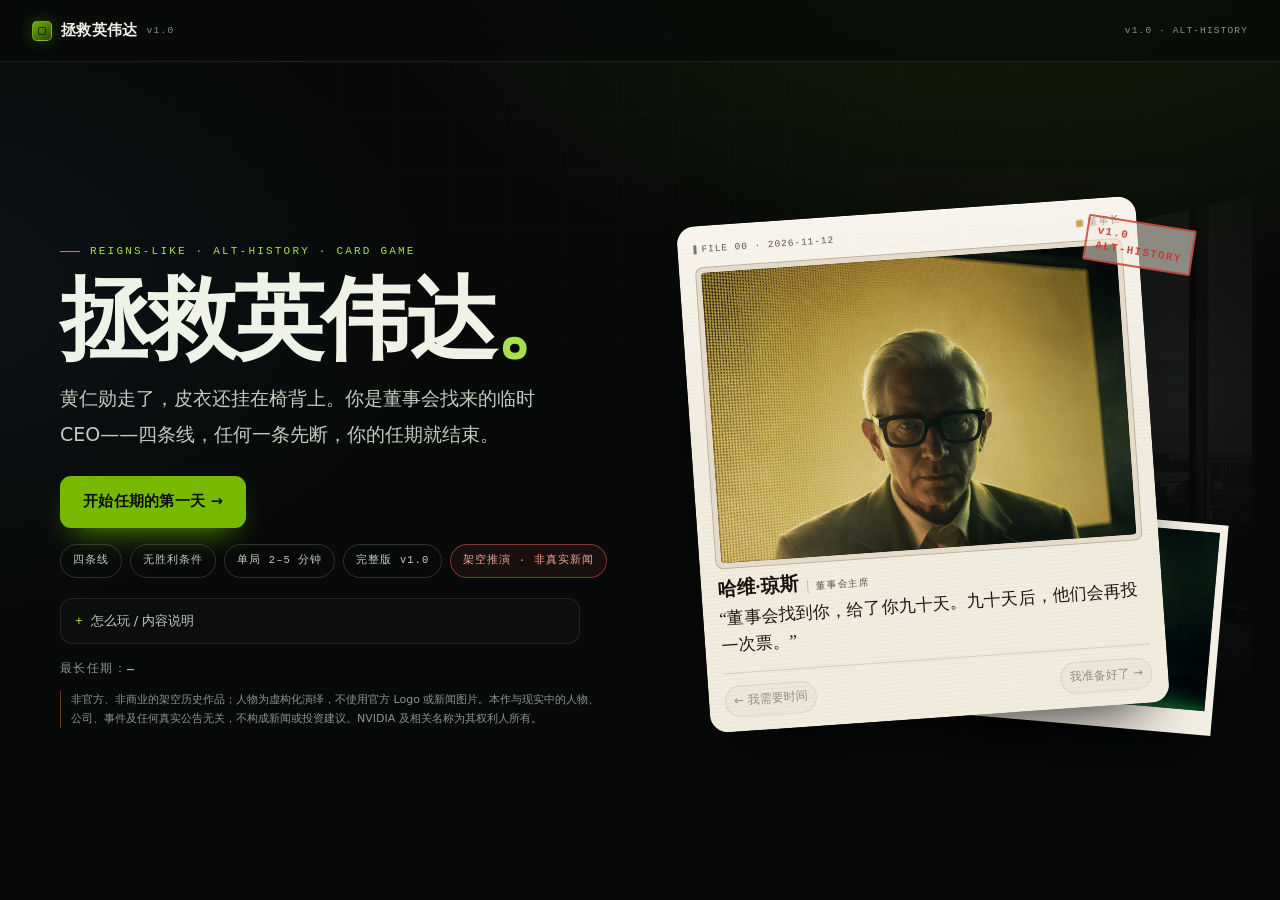
<file: web/game/index.html>
<!DOCTYPE html>
<html lang="zh-CN">
<head>
<meta charset="UTF-8">
<meta name="viewport" content="width=device-width, initial-scale=1, viewport-fit=cover">
<title>拯救英伟达 · 架空历史卡牌游戏</title>
<meta name="description" content="《拯救英伟达》是一款架空历史同人卡牌游戏，非真实新闻，与 NVIDIA 及现实人物、事件无关。">
<meta name="robots" content="noindex, nofollow">
<meta name="color-scheme" content="dark">
<meta name="theme-color" content="#080A09">
<link rel="icon" href="data:image/svg+xml,%3Csvg xmlns='http://www.w3.org/2000/svg' viewBox='0 0 32 32'%3E%3Crect width='32' height='32' rx='8' fill='%23080A09'/%3E%3Crect x='6' y='6' width='20' height='20' rx='4' fill='none' stroke='%2376B900' stroke-width='2'/%3E%3Cpath d='M16 10v12M10 16h12' stroke='%23A6E04C' stroke-width='2'/%3E%3C/svg%3E">
<link rel="stylesheet" href="styles.css">
</head>
<body data-screen="title">
<svg width="0" height="0" style="position:absolute" aria-hidden="true" focusable="false">
  <defs>
    <symbol id="i-cap" viewBox="0 0 16 16"><path d="M2 12.5V5.2l3 3 3-5.2 3 4.2h3" fill="none" stroke="currentColor" stroke-width="1.5" stroke-linecap="round" stroke-linejoin="round"/></symbol>
    <symbol id="i-eng" viewBox="0 0 16 16"><rect x="3.5" y="3.5" width="9" height="9" rx="2" fill="none" stroke="currentColor" stroke-width="1.4"/><path d="M6 1.5v2M10 1.5v2M6 12.5v2M10 12.5v2M1.5 6h2M1.5 10h2M12.5 6h2M12.5 10h2" stroke="currentColor" stroke-width="1.4" stroke-linecap="round"/></symbol>
    <symbol id="i-cus" viewBox="0 0 16 16"><rect x="2" y="2.4" width="12" height="4.2" rx="1.1" fill="none" stroke="currentColor" stroke-width="1.4"/><rect x="2" y="9.4" width="12" height="4.2" rx="1.1" fill="none" stroke="currentColor" stroke-width="1.4"/><path d="M4.4 4.5h1.2M4.4 11.5h1.2" stroke="currentColor" stroke-width="1.4" stroke-linecap="round"/></symbol>
    <symbol id="i-pol" viewBox="0 0 16 16"><path d="M8 1.4 14.2 4.8H1.8L8 1.4Z" fill="none" stroke="currentColor" stroke-width="1.4" stroke-linejoin="round"/><path d="M3.4 4.8v7.2M8 4.8v7.2M12.6 4.8v7.2M1.8 12.6h12.4" stroke="currentColor" stroke-width="1.4" stroke-linecap="round"/></symbol>
    <symbol id="i-cash" viewBox="0 0 16 16"><rect x="1.6" y="4.2" width="12.8" height="7.6" rx="1.4" fill="none" stroke="currentColor" stroke-width="1.4"/><circle cx="8" cy="8" r="2" fill="none" stroke="currentColor" stroke-width="1.3"/><path d="M4.2 6.4h.01M11.8 9.6h.01" stroke="currentColor" stroke-width="1.6" stroke-linecap="round"/></symbol>
    <symbol id="i-doc" viewBox="0 0 16 16"><path d="M4 1.8h5l3.2 3.2v9.2H4z" fill="none" stroke="currentColor" stroke-width="1.4" stroke-linejoin="round"/><path d="M9 1.8V5h3.2M6.2 8.2h3.8M6.2 10.6h3.8" fill="none" stroke="currentColor" stroke-width="1.3" stroke-linecap="round"/></symbol>
    <symbol id="i-chip" viewBox="0 0 16 16"><rect x="4" y="4" width="8" height="8" rx="1.6" fill="none" stroke="currentColor" stroke-width="1.4"/><path d="M6 2v2M10 2v2M6 12v2M10 12v2M2 6h2M2 10h2M12 6h2M12 10h2" stroke="currentColor" stroke-width="1.3" stroke-linecap="round"/></symbol>
    <symbol id="i-shield" viewBox="0 0 16 16"><path d="M8 1.4 13.2 3.5v3.9c0 3-2.1 5.1-5.2 6.6-3.1-1.5-5.2-3.6-5.2-6.6V3.5L8 1.4Z" fill="none" stroke="currentColor" stroke-width="1.3" stroke-linejoin="round"/></symbol>
    <symbol id="i-arrow" viewBox="0 0 16 16"><path d="M2.2 8h11M9.2 4l4 4-4 4" fill="none" stroke="currentColor" stroke-width="1.5" stroke-linecap="round" stroke-linejoin="round"/></symbol>
  </defs>
</svg>

<div class="app" id="app" data-screen="title">

  <!-- ================= TITLE ================= -->
  <section class="screen screen-title is-active" id="screen-title">
    <header class="proto-top">
      <div class="proto-brand"><span class="mark"></span>拯救英伟达 <small>v1.0</small></div>
      <nav class="proto-nav">
        <span class="proto-ver">v1.0 · ALT-HISTORY</span>
      </nav>
    </header>

    <div class="title-grid">
      <div class="title-copy">
        <span class="kicker">REIGNS-LIKE · ALT-HISTORY · CARD GAME</span>
        <h1>拯救英伟达<em>。</em></h1>
        <p class="title-lead">黄仁勋走了，皮衣还挂在椅背上。你是董事会找来的临时 CEO——四条线，任何一条先断，你的任期就结束。</p>
        <div class="title-actions">
          <button class="btn btn--primary" id="start-btn">开始任期的第一天 →</button>
        </div>
        <div class="title-meta">
          <span>四条线</span><span>无胜利条件</span><span>单局 2–5 分钟</span><span>完整版 v1.0</span><span class="meta-fiction">架空推演 · 非真实新闻</span>
        </div>
        <details class="howto">
          <summary>怎么玩 / 内容说明</summary>
          <ul>
            <li>按住卡片向左或向右拖，松手即选择；也可用键盘 <b>← / →</b>。</li>
            <li>四条线触 0 或 100 都会结束任期；底牌可以救一次。</li>
            <li>1 张卡＝1 周，13 张卡＝1 个财季。没有胜利，只有你撑了多少天。</li>
            <li>内容：7 位角色 × 3 种表情 + 黄仁勋 3 种素材、100 张决策卡、7 条随机叙事弧（每局抽 4 条）、8 个标准结局 + 1 个隐藏结局、4 张底牌。</li>
          </ul>
        </details>
        <p class="title-best">最长任期：<b id="title-best">—</b></p>
        <p class="title-disclaimer">非官方、非商业的架空历史作品；人物为虚构化演绎，不使用官方 Logo 或新闻图片。本作与现实中的人物、公司、事件及任何真实公告无关，不构成新闻或投资建议。<br>NVIDIA 及相关名称为其权利人所有。</p>
      </div>

      <div class="title-art" aria-hidden="true">
        <div class="title-bg-wrap" data-asset-wrap>
          <img class="title-bg" id="title-bg" data-slot="scenes/office" alt="">
          <span class="slot-badge" data-slot-badge></span>
        </div>
        <div class="title-evidence" data-asset-wrap>
          <img id="title-evidence" data-slot="evidence/jacket" alt="证据照片：皮衣">
          <span class="slot-badge" data-slot-badge></span>
          <span class="title-evidence-cap">EVIDENCE 01 · 皮衣</span>
        </div>
        <article class="gcard title-card">
          <div class="gcard-meta"><span class="gfile">FILE 00 · 2026-11-12</span><span class="gfac" style="--fc:var(--gold)"><i></i>董事长</span></div>
          <div class="gcard-figure" data-asset-wrap>
            <img id="title-portrait" data-slot="characters/jones-neutral" alt="哈维·琼斯">
            <span class="slot-badge" data-slot-badge></span>
          </div>
          <div class="gcard-name-row"><b>哈维·琼斯</b><span>董事会主席</span></div>
          <p class="gcard-quote">“董事会找到你，给了你九十天。九十天后，他们会再投一次票。”</p>
          <div class="gcard-choices"><span>← 我需要时间</span><span>我准备好了 →</span></div>
        </article>
        <div class="title-stamp">v1.0<br>ALT-HISTORY</div>
      </div>
    </div>
  </section>

  <!-- ================= LOADING ================= -->
  <section class="screen screen-loading" id="screen-loading" aria-live="polite" aria-label="资源载入">
    <div class="loading-bg" aria-hidden="true"></div>
    <div class="loading-shell">
      <header class="loading-top">
        <div class="loading-brand"><span class="mark"></span>拯救英伟达 <small>ASSET BUNDLE</small></div>
        <span class="loading-meta">v1.0 · 资源自检</span>
      </header>

      <div class="loading-main">
        <span class="loading-kicker">ASSET TRANSFER · 资源载入</span>
        <h1>正在调取档案。</h1>
        <p class="loading-sub">首次加载会久一点。也可以跳过——游戏会先用占位素材顶上，资源抵达后自动替换。</p>
        <div class="loading-track" id="loading-bar" role="progressbar" aria-valuemin="0" aria-valuemax="100" aria-valuenow="0">
          <i id="loading-fill"></i>
        </div>
        <div class="loading-stats">
          <span id="loading-count">0 / 45</span>
          <span id="loading-percent">0%</span>
        </div>
        <div class="loading-file" id="loading-file">准备中…</div>
        <div class="loading-actions">
          <button class="loading-skip" id="loading-skip" type="button">跳过等待 <small>SKIP</small></button>
          <span class="loading-hint">按 Esc 跳过</span>
        </div>
      </div>

      <footer class="loading-foot">
        <span>SECURE ASSET TRANSFER</span>
        <span>肖像 · 场景 · 证据 · 报纸</span>
      </footer>
    </div>
  </section>

  <!-- ================= INTRO ================= -->
  <section class="screen screen-intro" id="screen-intro" aria-live="polite" aria-label="开场演出">
    <div class="intro-bg" data-asset-wrap aria-hidden="true">
      <img id="intro-bg" data-slot="scenes/office" alt="">
      <span class="slot-badge" data-slot-badge></span>
    </div>
    <div class="intro-vignette"></div>
    <div class="intro-scan"></div>

    <header class="intro-top">
      <div class="intro-brand">
        <span class="mark"></span>
        <span>NVIDIA <i>·</i> BOARD TRANSITION</span>
        <small>ALT-HISTORY / 虚构推演</small>
      </div>
      <button class="intro-skip" id="intro-skip" type="button">
        <span>跳过开场</span><small>SKIP</small>
      </button>
    </header>

    <div class="intro-body">
      <aside class="intro-rail" aria-hidden="true">
        <span class="intro-date">2026.11.12</span>
        <span class="intro-time">05:47 <b>PT</b></span>
        <span class="intro-loc">SANTA CLARA<br>CALIFORNIA</span>
        <div class="intro-stamp">临时 CEO<br><b>90</b> 天</div>
      </aside>

      <div class="intro-stage">
        <article class="intro-beat is-active" data-beat="0">
          <span class="intro-kicker">SCENE 01 · THE NIGHT BEFORE</span>
          <h2 class="intro-title"><span class="intro-line" style="--i:0">灯亮了一整夜。</span></h2>
          <p class="intro-lede intro-line" style="--i:1">2026 年 11 月 12 日，圣克拉拉。董事会会议室的灯，从天黑亮到天亮。</p>
          <p class="intro-dim intro-line" style="--i:2">三十三年，从一张显卡到 5 万亿美元。门外是资本，门内是一间没有人说话的房间。</p>
        </article>

        <article class="intro-beat" data-beat="1">
          <span class="intro-kicker">SCENE 02 · THE ANNOUNCEMENT</span>
          <h2 class="intro-title"><span class="intro-line" style="--i:0">黄仁勋卸任 CEO。</span></h2>
          <p class="intro-lede intro-line" style="--i:1">一页公告，十一分钟，一个时代结束。</p>
          <p class="intro-dim intro-line" style="--i:2">市场在等一个解释。董事会只说了一句话：运营不会中断。</p>
        </article>

        <article class="intro-beat" data-beat="2">
          <span class="intro-kicker">SCENE 03 · THE APPOINTMENT</span>
          <h2 class="intro-title"><span class="intro-line" style="--i:0">他们找了你。</span></h2>
          <p class="intro-lede intro-line" style="--i:1">一个不会上头条的人。一个能同时安抚四条线的人。</p>
          <div class="intro-meters intro-line" style="--i:2">
            <span class="intro-meter" style="--c:var(--gold)"><i></i>资本</span>
            <span class="intro-meter" style="--c:var(--green)"><i></i>工程</span>
            <span class="intro-meter" style="--c:var(--blue)"><i></i>客户</span>
            <span class="intro-meter" style="--c:var(--red)"><i></i>政界</span>
          </div>
          <p class="intro-dim intro-line" style="--i:3">试用期 90 天。任何一条线先断，你的任期就结束。</p>
        </article>

        <article class="intro-beat" data-beat="3">
          <span class="intro-kicker">SCENE 04 · YOUR FIRST DAY</span>
          <h2 class="intro-title"><span class="intro-line" style="--i:0">皮衣还挂在椅背上。</span></h2>
          <p class="intro-lede intro-line" style="--i:1">它不属于你。</p>
          <p class="intro-lede intro-line" style="--i:2">但现在，办公室属于你。</p>
          <div class="intro-actions intro-line" style="--i:3">
            <button class="btn btn--primary" id="intro-start" type="button">接受任命，开始第一天 →</button>
            <span>90 天倒计时 · DAY 001</span>
          </div>
          <figure class="intro-evidence" data-asset-wrap aria-hidden="true">
            <img id="intro-jacket" data-slot="evidence/jacket" alt="">
            <span class="slot-badge" data-slot-badge></span>
            <figcaption>EVIDENCE 01 · 皮衣</figcaption>
          </figure>
        </article>
      </div>
    </div>

    <footer class="intro-foot">
      <div class="intro-progress" id="intro-progress" aria-hidden="true"><i></i><i></i><i></i><i></i></div>
      <span class="intro-step" id="intro-step">01 / 04</span>
      <span class="intro-hint" id="intro-hint">点击继续 · Esc 跳过</span>
    </footer>
  </section>

  <!-- ================= GUIDE / ONBOARDING ================= -->
  <section class="screen screen-guide" id="screen-guide" aria-label="新手引导">
    <div class="guide-bg" aria-hidden="true"></div>
    <div class="guide-shell">
      <header class="guide-top">
        <span class="guide-brand"><span class="mark"></span> NVIDIA <i>·</i> ONBOARDING <small>FILE 00 / ALT-HISTORY</small></span>
        <span class="guide-mode" id="guide-mode">首次入职 · 先看三件事</span>
      </header>

      <div class="guide-paper">
        <div class="guide-head">
          <span class="guide-kicker">ONBOARDING · 临时 CEO 入职须知</span>
          <span class="guide-stamp">虚构推演<br>ALT-HISTORY</span>
        </div>
        <h1 class="guide-title">在第一次滑动之前，<br>先看三件事。</h1>
        <p class="guide-lead">你不需要喜欢这份工作。你只需要活过 90 天。</p>

        <ol class="guide-steps">
          <li class="guide-step">
            <span class="guide-num">01</span>
            <div class="guide-copy">
              <h3>怎么操作</h3>
              <p>按住卡面，向左或向右拖动，松手即选择。选项一左一右；桌面端也可以按 <kbd>←</kbd><kbd>→</kbd> 或点右侧按钮。</p>
            </div>
            <div class="guide-demo" aria-hidden="true">
              <span>←</span><i></i><span>→</span>
            </div>
          </li>
          <li class="guide-step">
            <span class="guide-num">02</span>
            <div class="guide-copy">
              <h3>你要做什么</h3>
              <p>撑到第 90 天的董事会表决——这是第一个里程碑，之后还能继续刷新任期。没有传统意义上的“赢”，只有撑得够久。</p>
            </div>
            <div class="guide-90" aria-hidden="true"><b>90</b><small>DAYS</small></div>
          </li>
          <li class="guide-step">
            <span class="guide-num">03</span>
            <div class="guide-copy">
              <h3>选择会改变四条线</h3>
              <p>每个选择都会推动参数：资本、工程、客户、政界。通常一边涨、一边跌，没有绝对正确的选项；任何一条归零或爆表，任期立刻结束。</p>
            </div>
          </li>
        </ol>

        <div class="guide-legend">
          <span class="guide-meter" style="--c:var(--gold)"><i></i>资本</span>
          <span class="guide-meter" style="--c:var(--green)"><i></i>工程</span>
          <span class="guide-meter" style="--c:var(--blue)"><i></i>客户</span>
          <span class="guide-meter" style="--c:var(--red)"><i></i>政界</span>
          <span class="guide-legend-note">↑ 涨 / ↓ 跌 · 界面不显示具体数字</span>
        </div>

        <div class="guide-actions">
          <button class="btn btn--primary" id="guide-start">知道了，开始第一天 →</button>
          <button class="guide-skip" id="guide-skip">跳过引导</button>
          <span class="guide-hint">游戏内随时点右上角「玩法 ?」重看</span>
        </div>
      </div>
    </div>
  </section>

  <!-- ================= GAME ================= -->
  <section class="screen screen-game" id="screen-game">
    <header class="game-top">
      <div class="proto-brand"><span class="mark"></span>拯救英伟达 <small>v1.0 · SIM</small></div>
      <div class="game-clock">
        <span class="clock-day" id="day-label">DAY 001</span>
        <span class="clock-sep"></span>
        <span class="clock-q" id="quarter-label">第 1 财季</span>
        <span class="ticks" id="ticks"></span>
      </div>
      <div class="game-tools">
        <button class="tool-btn" id="guide-btn" title="玩法说明">玩法 ?</button>
        <button class="tool-btn" id="asset-toggle" title="显示/隐藏素材槽位" hidden>槽位 A</button>
        <button class="tool-btn" id="restart-btn" title="重开一局">重开 R</button>
        <button class="tool-btn" id="home-btn" title="回到标题">标题 Esc</button>
      </div>
    </header>

    <div class="game-main">
      <aside class="panel news-panel">
        <div class="panel-head">新闻终端 <span class="live">SIM</span></div>
        <ul class="news-list">
          <li><time>11-17</time><p>财报电话会：市场预期营收 1088 亿美元，Q3 指引不含中国数据中心。</p></li>
          <li><time>11-13</time><p>中国市场监管总局：反垄断调查仍在进行，未撤案。</p></li>
          <li><time>11-12</time><p>董事会：运营、客户承诺与产品路线图“不会中断”。</p></li>
          <li><time>11-12</time><p>H200 对华出口获批 75 万块，海关尚未放行。</p></li>
        </ul>
        <blockquote class="news-quote">“只有蒂姆·库克能接替他。”<cite>— 白宫 · 11-12 · 虚构演绎</cite></blockquote>
        <div class="panel-foot">FICTIONAL FEED · 架空推演</div>
      </aside>

      <main class="stage">
        <div class="meters" id="meters"></div>
        <div class="coach" id="coach" hidden>
          <span class="coach-arrow">←</span>
          <span class="coach-text">按住卡片拖动 · 松手确认选择</span>
          <span class="coach-arrow">→</span>
        </div>

        <div class="card-zone">
          <article class="gcard" id="card" aria-live="polite">
            <div class="gcard-meta">
              <span class="gfile" id="card-file">FILE 01 · DAY 001</span>
              <span class="gfac" id="card-fac"><i></i><span id="card-faction">董事长</span></span>
            </div>
            <div class="gcard-figure" data-asset-wrap>
              <img id="card-portrait" data-slot="characters/jones-neutral" alt="" draggable="false">
              <span class="slot-badge" data-slot-badge></span>
            </div>
            <div class="gcard-name-row"><b id="card-name">哈维·琼斯</b><span id="card-role">董事会主席</span></div>
            <p class="gcard-quote" id="card-quote">“董事会找到你，给了你九十天。九十天后，他们会再投一次票。”</p>
            <div class="gcard-choices"><span id="idle-left">← 我需要时间</span><span id="idle-right">我准备好了 →</span></div>
          </article>
          <span class="drag-label drag-label--l" id="drag-left">←</span>
          <span class="drag-label drag-label--r" id="drag-right">→</span>
        </div>

        <div class="stage-foot">
          <div class="passive-wrap">
            <span class="passive-label">底牌 <b class="passive-count">0/4</b></span>
            <div class="passives" id="passives"></div>
          </div>
          <div class="stage-hint">拖动卡片 · 撑过 90 天</div>
        </div>
      </main>

      <aside class="panel dash-panel">
        <div class="panel-head">四线仪表盘 <span>NO NUMBERS</span></div>
        <div class="gauges" id="gauges"></div>
        <div class="panel-head">决策日志 <span>不撤回</span></div>
        <ol class="log-list" id="log"><li class="empty">还没有决策。</li></ol>
        <div class="dash-actions">
          <button class="dash-btn" id="dash-left">← 左滑</button>
          <button class="dash-btn" id="dash-right">右滑 →</button>
        </div>
        <div class="dash-keys"><kbd>←</kbd><kbd>→</kbd> 选择 <kbd>R</kbd> 重开 <kbd>D</kbd> 调试</div>
        <div class="debug-line">CARD <span id="debug-card">—</span></div>
      </aside>
    </div>
  </section>

  <!-- ================= DEATH ================= -->
  <section class="screen screen-death" id="screen-death">
    <div class="death-wrap">
      <div class="death-news">
        <div class="mn-top"><span>号外 · FICTIONAL</span><span>2026.11.13</span><span>第 001 期</span></div>
        <div class="mn-mast">硅谷日报<i>SILICON DAILY</i></div>
        <div class="mn-rule"></div>
        <div class="mn-grid">
          <div>
            <h5 id="death-title">被自己的股价解雇</h5>
            <p id="death-line">董事会只开了十一分钟。他们甚至没让你坐下。</p>
          </div>
          <div class="mn-photo" data-asset-wrap>
            <img id="death-photo" data-slot="news/photo" alt="">
            <span class="slot-badge" data-slot-badge></span>
          </div>
        </div>
        <div class="mn-foot"><span>任期 <b id="death-days">0</b> 天</span><span class="stamp">任期结束</span></div>
        <button class="btn btn--primary death-again" id="again-btn">再来一任 →</button>
        <p class="death-best">最长任期：<b id="death-best">—</b></p>
      </div>
      <p class="death-note">任期结束。董事会已开始寻找你的继任者。</p>
      <button class="death-home" id="death-home">回标题</button>
    </div>
  </section>

  <div class="slot-banner" id="slot-banner" hidden></div>
  <div class="toast" id="toast" hidden></div>
</div>

<script src="assets/manifest.js"></script>
<script src="asset-loader.js"></script>
<script src="data.js"></script>
<script src="game.js"></script>
</body>
</html>
</file>
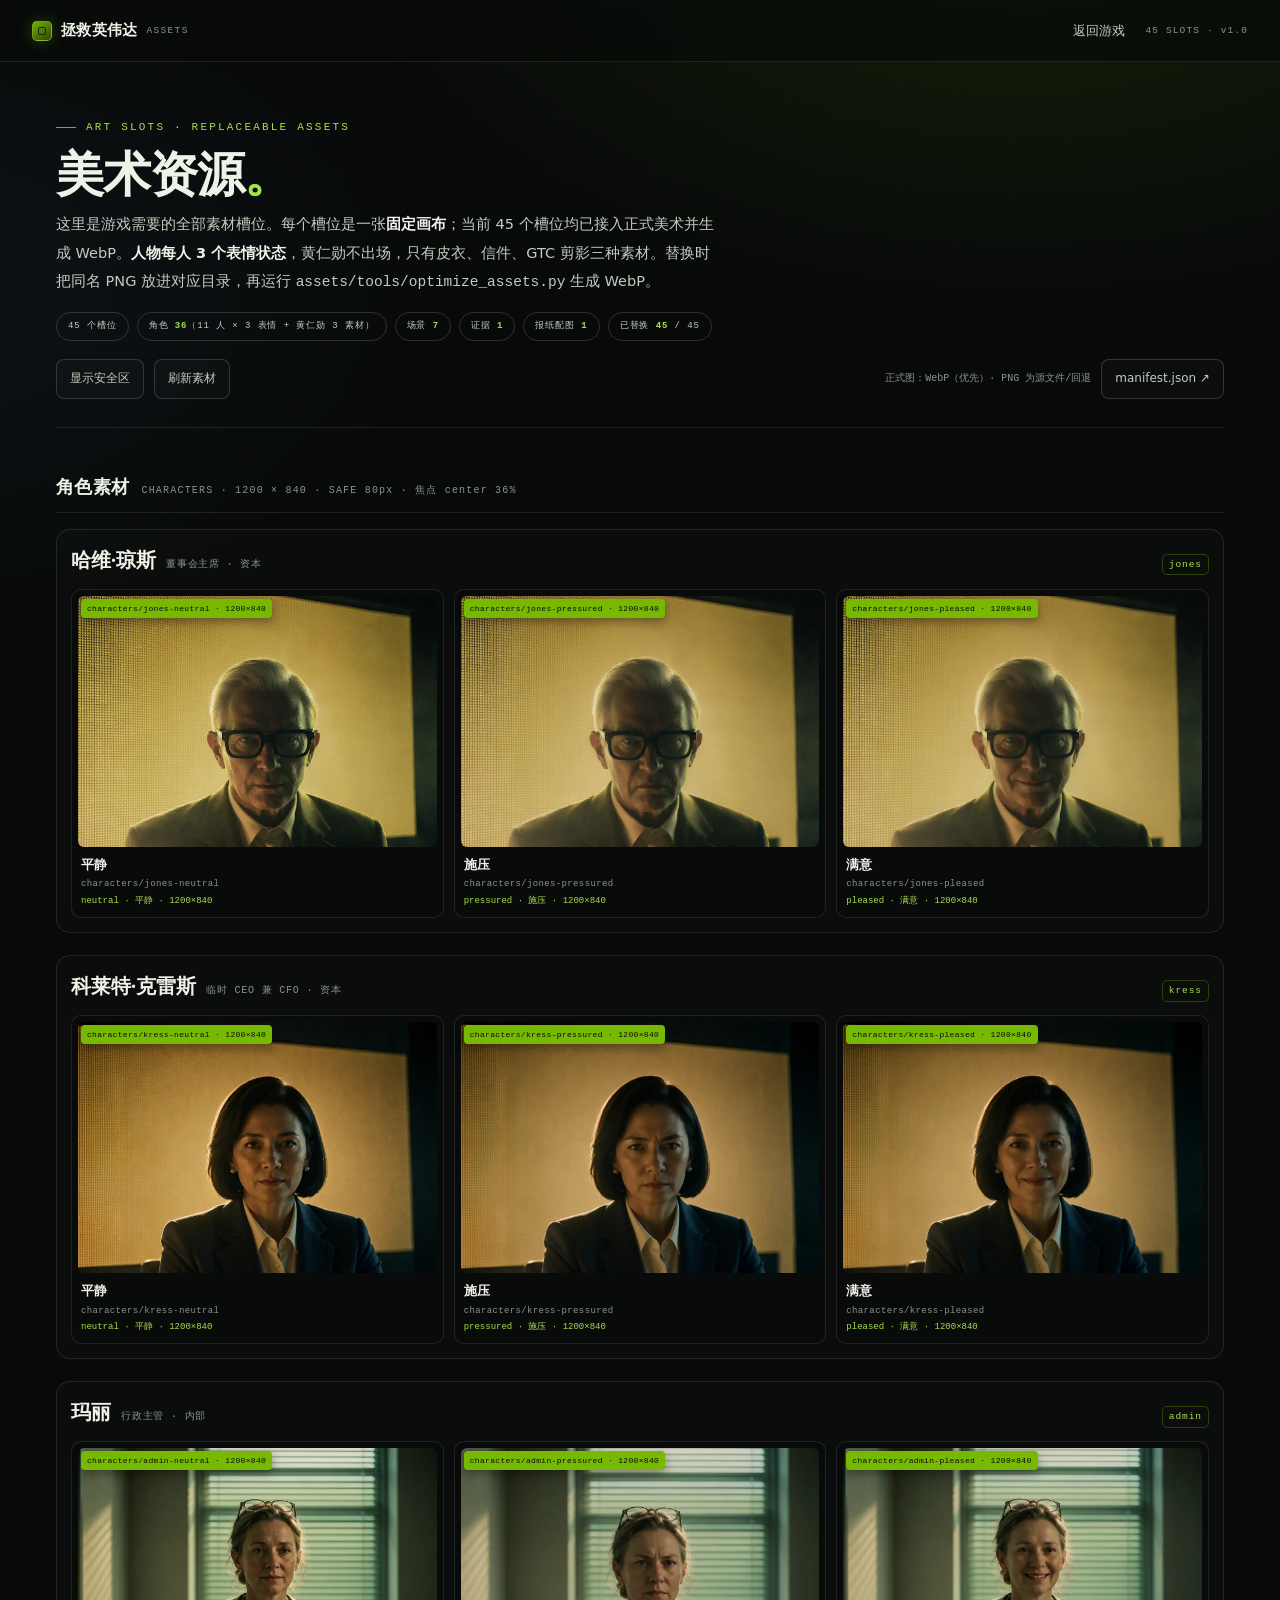
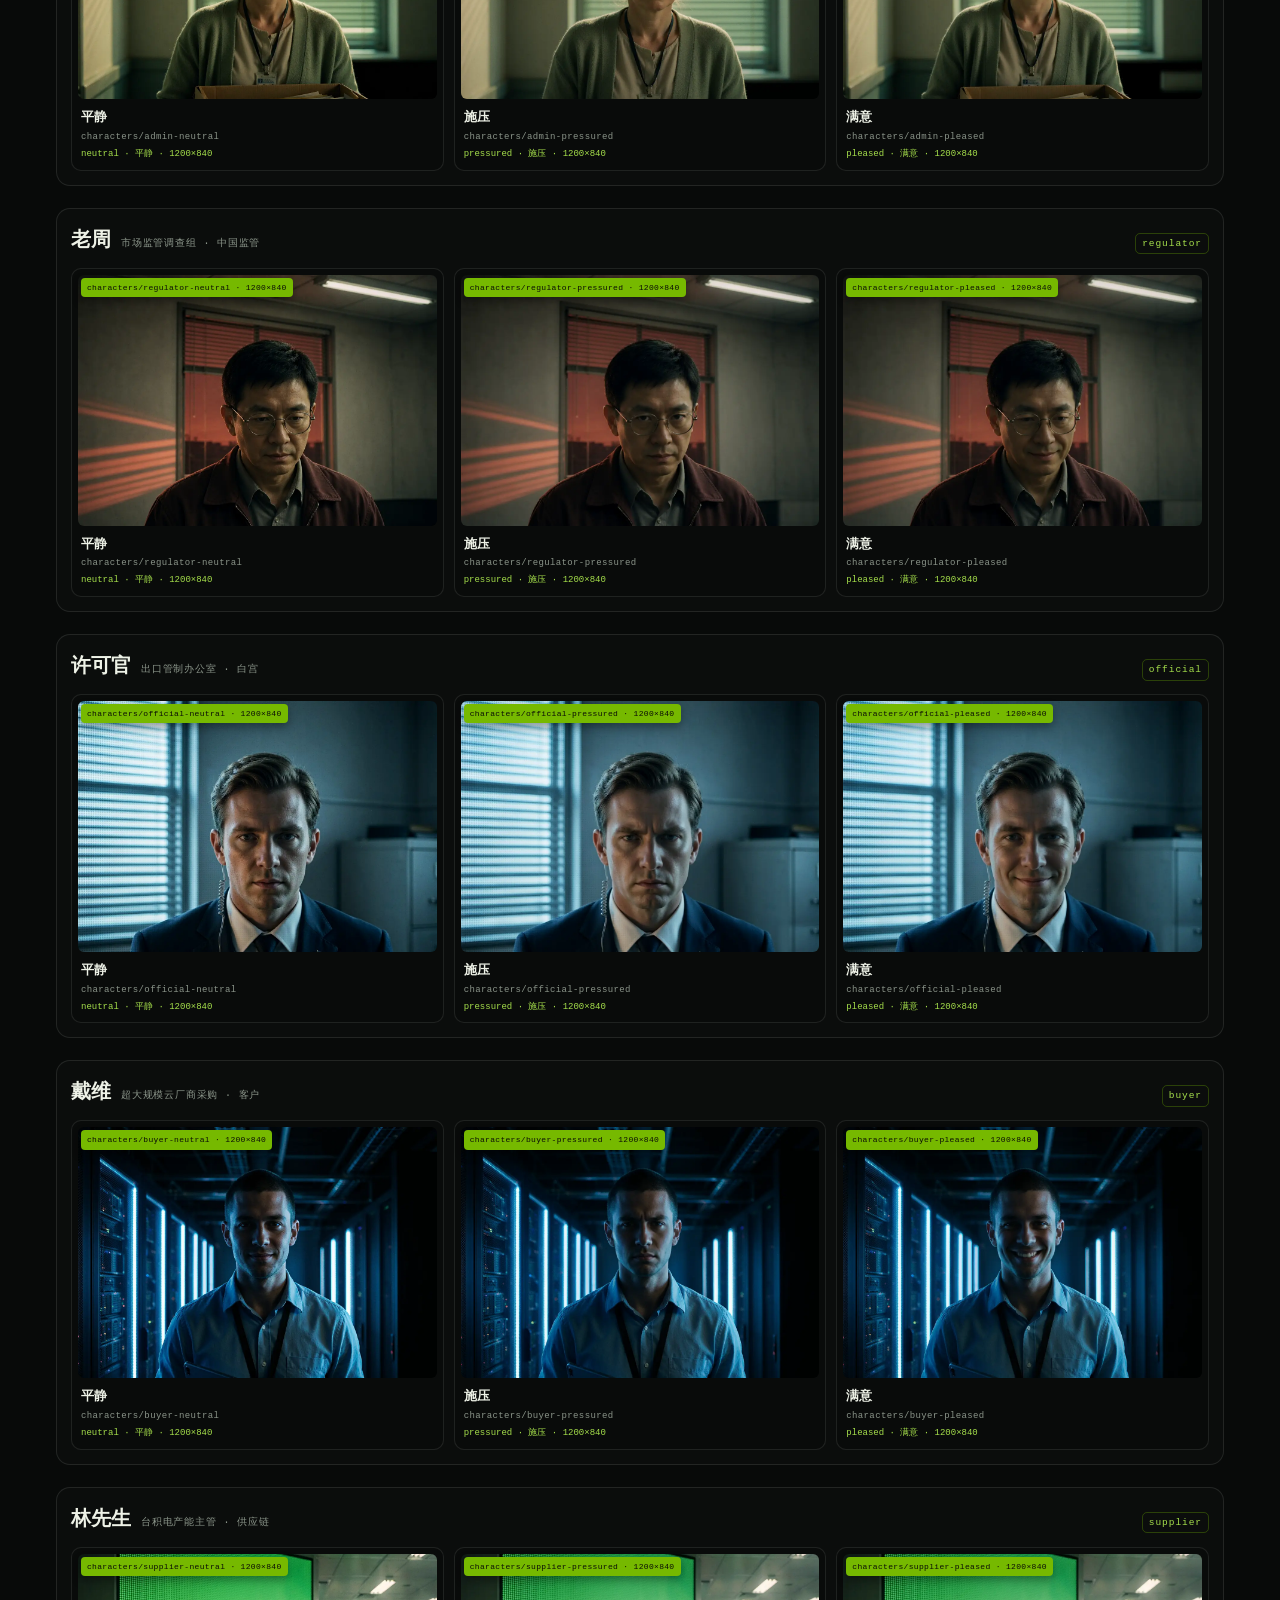
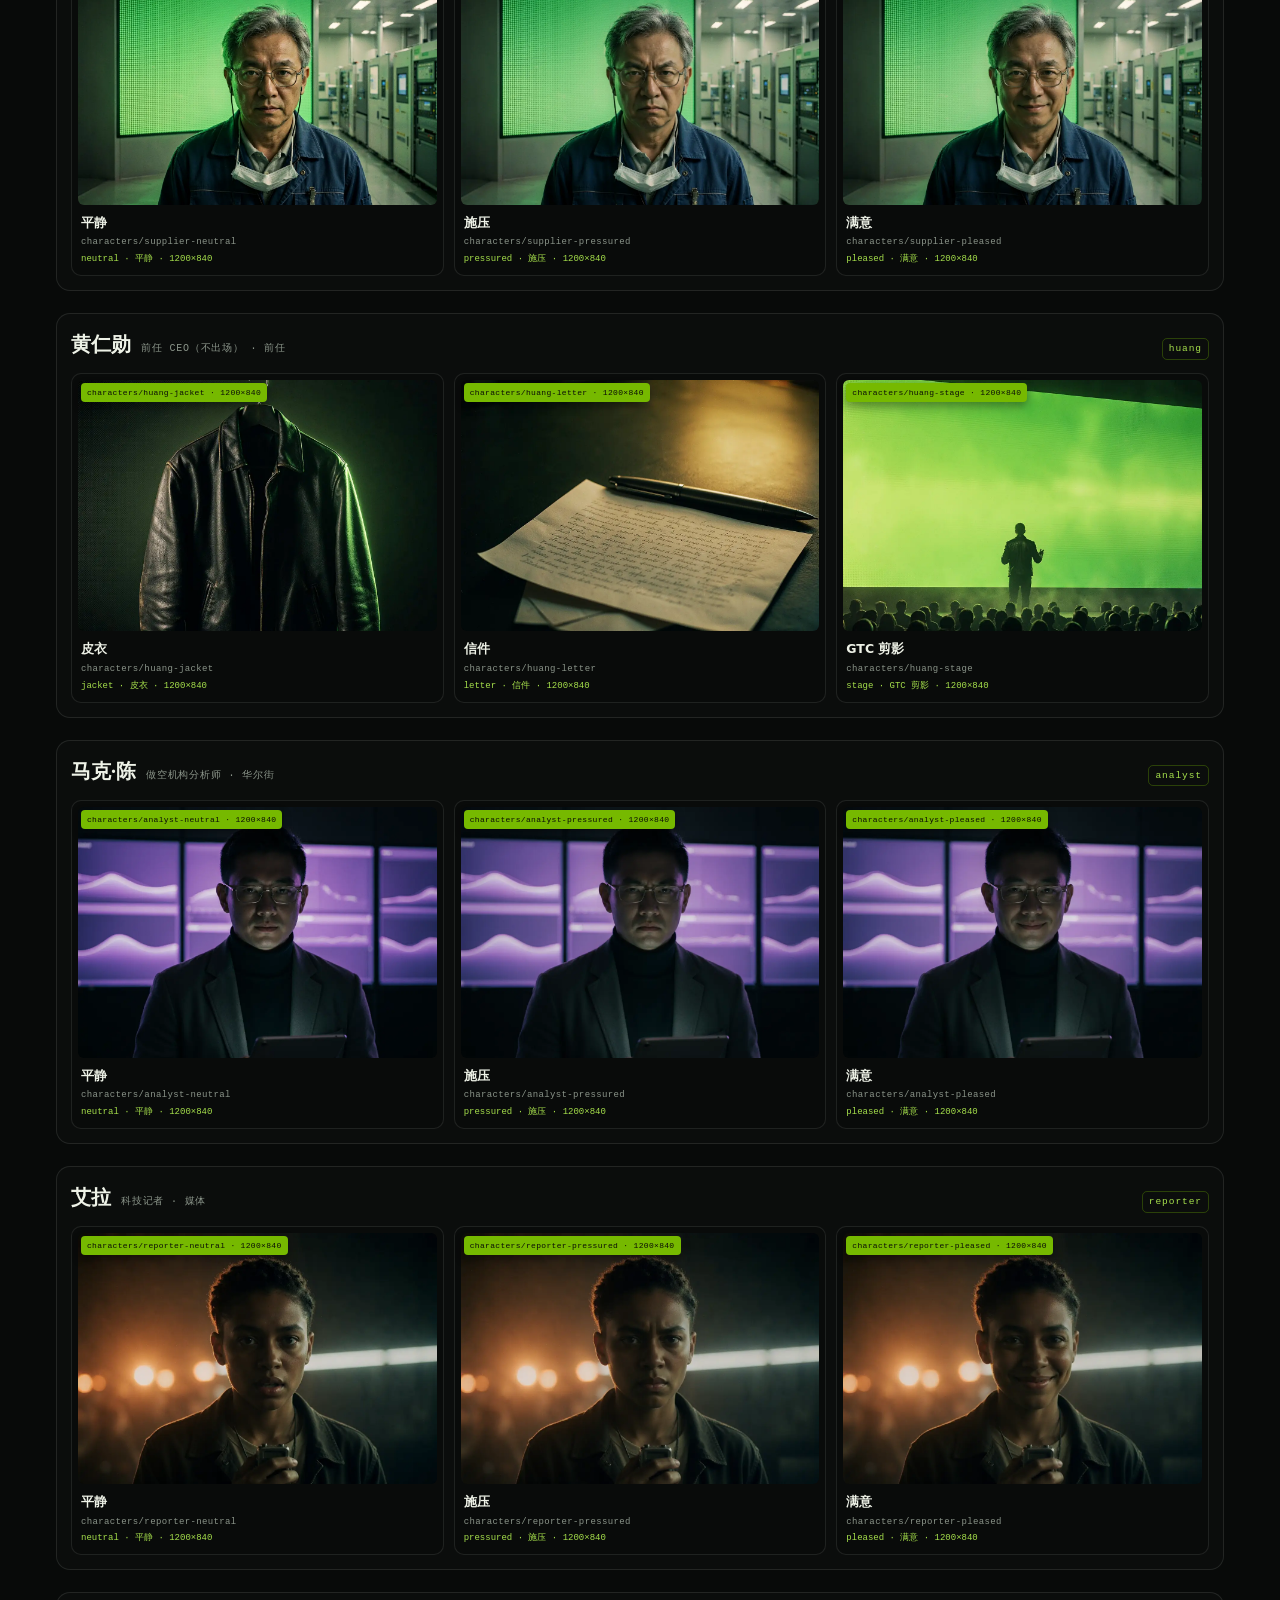
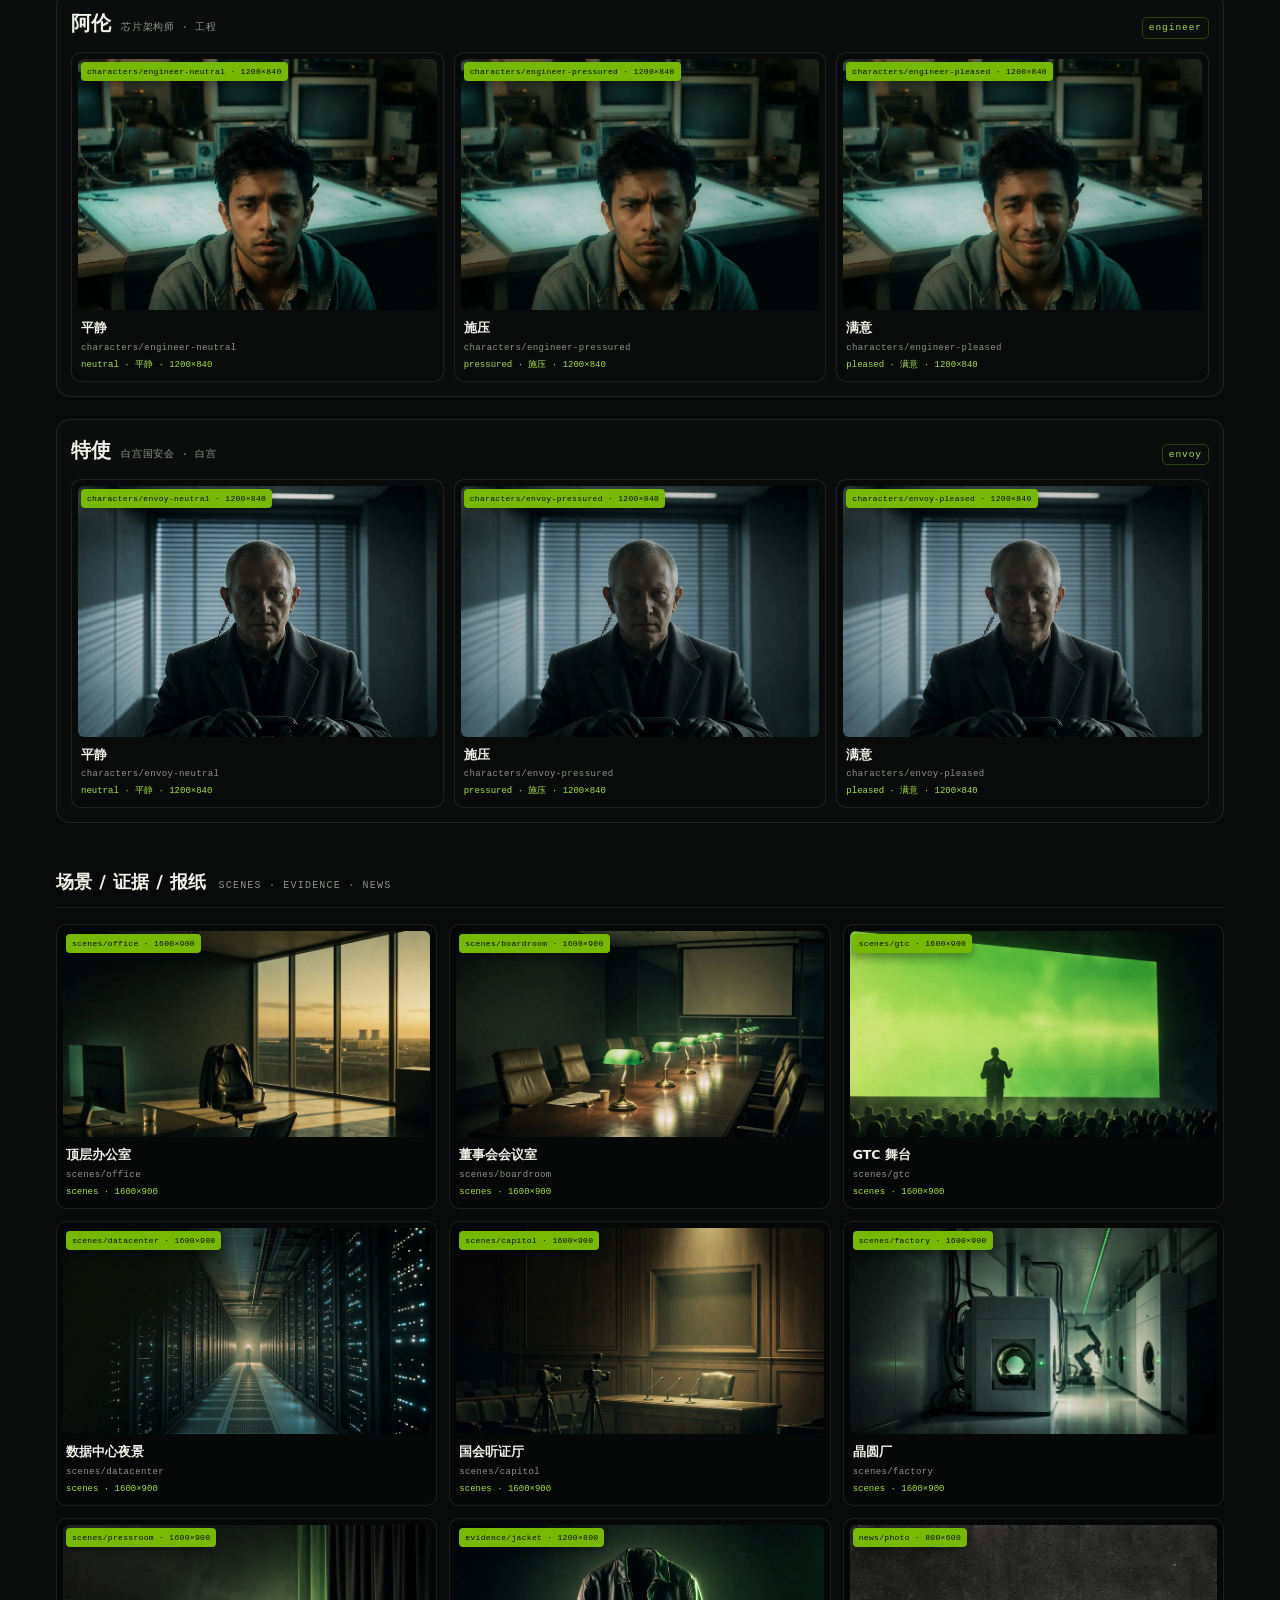
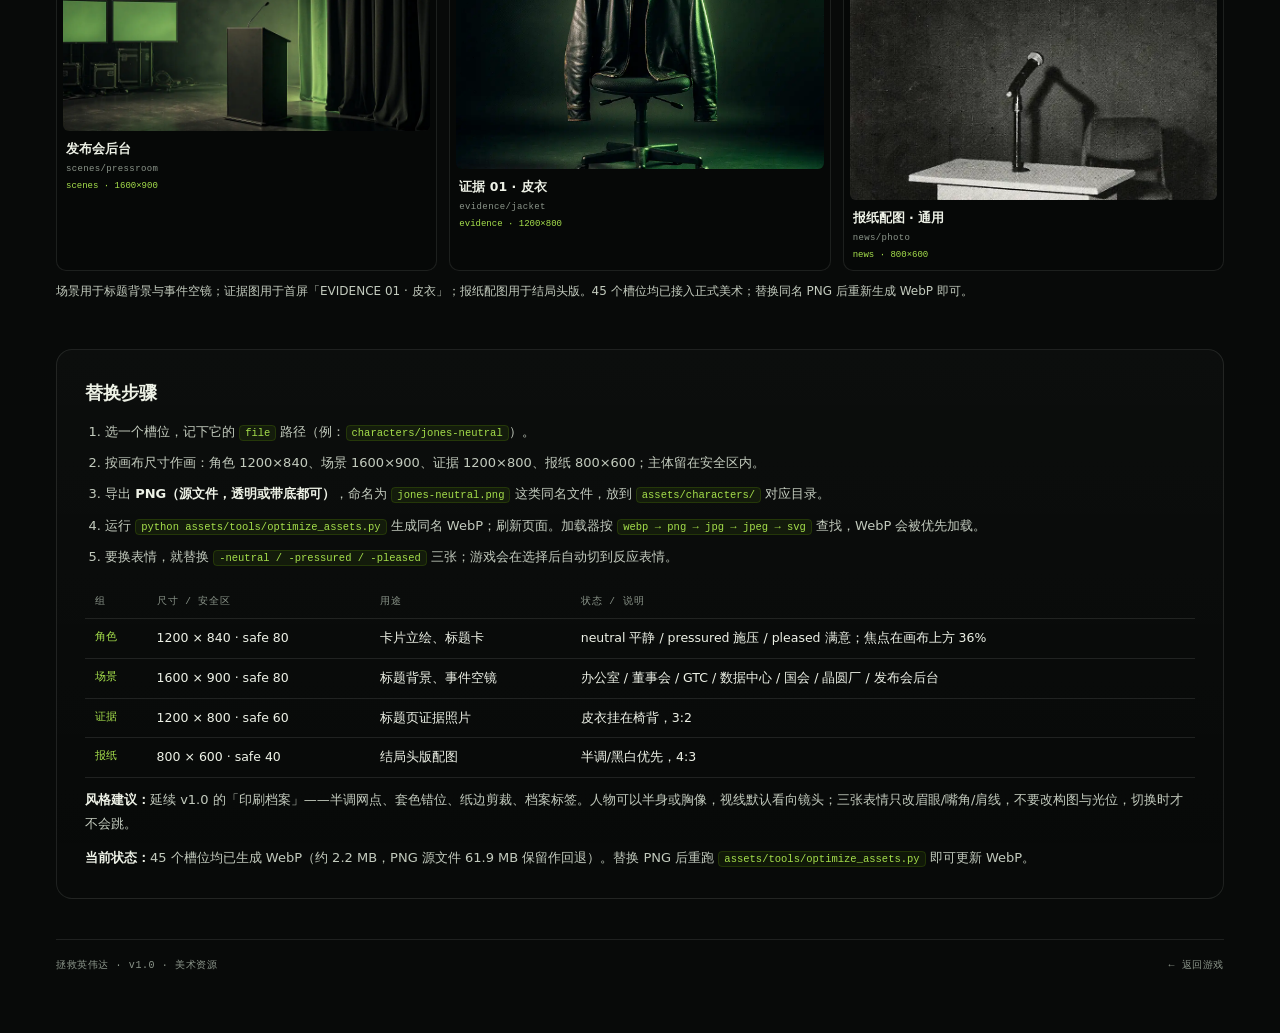
<file: web/game/assets.html>
<!DOCTYPE html>
<html lang="zh-CN">
<head>
<meta charset="UTF-8">
<meta name="viewport" content="width=device-width, initial-scale=1, viewport-fit=cover">
<meta name="color-scheme" content="dark">
<title>美术资源 · 拯救英伟达</title>
<link rel="icon" href="data:image/svg+xml,%3Csvg xmlns='http://www.w3.org/2000/svg' viewBox='0 0 32 32'%3E%3Crect width='32' height='32' rx='8' fill='%23080A09'/%3E%3Crect x='6' y='6' width='20' height='20' rx='4' fill='none' stroke='%2376B900' stroke-width='2'/%3E%3Cpath d='M16 10v12M10 16h12' stroke='%23A6E04C' stroke-width='2'/%3E%3C/svg%3E">
<meta name="robots" content="noindex, nofollow">
<link rel="stylesheet" href="styles.css">
<style>
  body{overflow:auto;background:var(--bg)}
  .asset-page{width:100%;max-width:1240px;margin:0 auto;padding:0 clamp(16px,4vw,36px) 60px}
  .asset-hero{padding:clamp(28px,4vw,48px) 0 20px;border-bottom:1px solid var(--line)}
  .asset-hero h1{font-size:clamp(30px,4vw,48px);letter-spacing:-.02em;font-weight:900;line-height:1.08;margin:12px 0 10px}
  .asset-hero h1 em{font-style:normal;color:var(--green-hi)}
  .asset-hero p{max-width:72ch;font-size:13px;line-height:1.9;color:var(--text-2)}
  .asset-hero b{color:var(--text)}
  .asset-stats{display:flex;flex-wrap:wrap;gap:8px;margin-top:16px}
  .asset-stats span{border:1px solid var(--line-2);border-radius:999px;padding:6px 11px;font-family:var(--mono);font-size:9px;letter-spacing:.1em;color:var(--text-2)}
  .asset-stats span b{color:var(--green-hi)}
  .asset-toolbar{display:flex;flex-wrap:wrap;gap:10px;align-items:center;margin:18px 0 8px}
  .mini-btn{padding:8px 12px;border:1px solid var(--line-2);border-radius:8px;font-size:11px;color:var(--text-2);background:rgba(255,255,255,.02);transition:border-color .2s,color .2s}
  .mini-btn:hover{border-color:rgba(166,224,76,.5);color:var(--green-hi)}
  .mini-btn.is-on{border-color:rgba(166,224,76,.7);color:var(--green-hi);background:rgba(118,185,0,.08)}
  .asset-toolbar .spacer{flex:1}
  .asset-toolbar .hint{font-family:var(--mono);font-size:9px;color:var(--muted)}

  .asset-section{margin-top:clamp(28px,4vw,44px)}
  .asset-section-head{display:flex;align-items:baseline;gap:12px;flex-wrap:wrap;border-bottom:1px solid var(--line);padding-bottom:10px;margin-bottom:16px}
  .asset-section-head h2{font-size:16px;font-weight:800;letter-spacing:.02em}
  .asset-section-head span{font-family:var(--mono);font-size:9px;letter-spacing:.12em;color:var(--muted)}
  .asset-char{margin:0 0 22px;border:1px solid var(--line);border-radius:14px;padding:14px;background:rgba(255,255,255,.015)}
  .asset-char-head{display:flex;align-items:baseline;gap:10px;flex-wrap:wrap;margin-bottom:12px}
  .asset-char-head b{font-family:var(--serif);font-size:18px}
  .asset-char-head span{font-family:var(--mono);font-size:9px;letter-spacing:.08em;color:var(--muted)}
  .asset-char-head em{font-style:normal;margin-left:auto;font-family:var(--mono);font-size:8.5px;letter-spacing:.1em;color:var(--green-hi);border:1px solid rgba(118,185,0,.3);border-radius:5px;padding:2px 6px}
  .asset-states{display:grid;grid-template-columns:repeat(3,minmax(0,1fr));gap:10px}
  .asset-slot{position:relative;margin:0;background:rgba(0,0,0,.18);border:1px solid var(--line);border-radius:10px;padding:6px;min-width:0}
  .asset-slot .shot{position:relative;display:block;overflow:hidden;border-radius:6px;background:#161A15}
  .asset-slot img{display:block;width:100%;height:auto;object-fit:cover}
  .asset-slot .safe-guide{position:absolute;display:none;border:1px dashed rgba(166,224,76,.95);pointer-events:none;border-radius:2px}
  body.show-safe .asset-slot .safe-guide{display:block}
  .asset-slot figcaption{display:grid;gap:2px;padding:8px 3px 2px}
  .asset-slot figcaption b{font-size:11px;font-weight:650}
  .asset-slot figcaption span{font-family:var(--mono);font-size:8px;letter-spacing:.04em;color:var(--muted);word-break:break-all}
  .asset-slot figcaption em{font-style:normal;font-family:var(--mono);font-size:8px;color:var(--green-hi)}
  .asset-slot .slot-badge{display:inline-flex;position:absolute;left:9px;top:9px;bottom:auto;z-index:4;font-size:7px;padding:2px 5px}
  .misc-grid{display:grid;grid-template-columns:repeat(3,minmax(0,1fr));gap:12px}
  .misc-grid .asset-slot img{aspect-ratio:16 / 9}
  .misc-grid .asset-slot[data-kind="evidence"] img{aspect-ratio:3 / 2}
  .misc-grid .asset-slot[data-kind="news"] img{aspect-ratio:4 / 3}
  .asset-note{margin-top:10px;font-size:10.5px;line-height:1.8;color:var(--text-2)}

  .guide{margin-top:clamp(30px,4vw,46px);border:1px solid var(--line);border-radius:16px;padding:clamp(18px,3vw,28px);background:linear-gradient(180deg,rgba(255,255,255,.02),transparent)}
  .guide h2{font-size:18px;margin-bottom:12px}
  .guide ol{margin:0;padding-left:20px;display:grid;gap:8px}
  .guide li{font-size:12px;line-height:1.8;color:var(--text-2)}
  .guide code{font-family:var(--mono);font-size:10.5px;color:var(--green-hi);background:rgba(118,185,0,.08);border:1px solid rgba(118,185,0,.18);border-radius:4px;padding:1px 5px}
  .spec-table{width:100%;border-collapse:collapse;margin-top:16px;font-size:11.5px}
  .spec-table th,.spec-table td{text-align:left;padding:9px 10px;border-bottom:1px solid var(--line);vertical-align:top}
  .spec-table th{font-family:var(--mono);font-size:8.5px;letter-spacing:.1em;color:var(--muted);font-weight:500}
  .spec-table td:first-child{font-family:var(--mono);font-size:10px;color:var(--green-hi);white-space:nowrap}
  .guide p{font-size:12px;line-height:1.85;color:var(--text-2);margin-top:10px}
  .guide b{color:var(--text)}
  .footer-note{margin-top:40px;padding-top:18px;border-top:1px solid var(--line);display:flex;flex-wrap:wrap;gap:14px;justify-content:space-between;font-size:10px;color:var(--muted);font-family:var(--mono);letter-spacing:.06em}
  .asset-hero p{font-size:14.5px;line-height:1.95}
  .asset-section-head h2{font-size:18px}
  .asset-section-head span{font-size:10px}
  .asset-char-head b{font-size:20px}
  .asset-char-head span{font-size:10px}
  .asset-char-head em{font-size:9.5px}
  .asset-slot figcaption b{font-size:12.5px}
  .asset-slot figcaption span{font-size:9px}
  .asset-slot figcaption em{font-size:9px}
  .asset-slot .slot-badge{font-size:8px;padding:3px 6px}
  .guide li{font-size:13px}
  .guide p{font-size:13px}
  .spec-table{font-size:12.5px}
  .spec-table th{font-size:9.5px}
  .spec-table td:first-child{font-size:11px}
  .asset-note{font-size:12px}
  .asset-toolbar .hint{font-size:10px}
  .mini-btn{font-size:12px;padding:9px 13px}
  @media (max-width:760px){
    .asset-states{grid-template-columns:1fr}
    .misc-grid{grid-template-columns:1fr}
    .asset-hero h1{font-size:30px}
    .asset-slot .slot-badge{font-size:6px}
  }
</style>
</head>
<body>
<div class="proto-top">
  <a class="proto-brand" href="index.html"><span class="mark"></span>拯救英伟达 <small>ASSETS</small></a>
  <nav class="proto-nav">
    <a href="index.html">返回游戏</a>
    <span class="proto-ver">45 SLOTS · v1.0</span>
  </nav>
</div>

<main class="asset-page">
  <header class="asset-hero">
    <span class="kicker">ART SLOTS · REPLACEABLE ASSETS</span>
    <h1>美术资源<em>。</em></h1>
    <p>这里是游戏需要的全部素材槽位。每个槽位是一张<b>固定画布</b>；当前 45 个槽位均已接入正式美术并生成 WebP。<b>人物每人 3 个表情状态</b>，黄仁勋不出场，只有皮衣、信件、GTC 剪影三种素材。替换时把同名 PNG 放进对应目录，再运行 <code>assets/tools/optimize_assets.py</code> 生成 WebP。</p>
    <div class="asset-stats">
      <span>45 个槽位</span>
      <span>角色 <b>36</b>（11 人 × 3 表情 + 黄仁勋 3 素材）</span>
      <span>场景 <b>7</b></span>
      <span>证据 <b>1</b></span>
      <span>报纸配图 <b>1</b></span>
      <span id="replace-stat">已替换 <b>0</b> / 45</span>
    </div>
    <div class="asset-toolbar">
      <button class="mini-btn" id="safe-toggle">显示安全区</button>
      <button class="mini-btn" id="reload-btn">刷新素材</button>
      <span class="spacer"></span>
      <span class="hint">正式图：WebP（优先）· PNG 为源文件/回退</span>
      <a class="mini-btn" href="assets/manifest.json" target="_blank" rel="noopener">manifest.json ↗</a>
    </div>
  </header>

  <section class="asset-section" id="characters-section">
    <div class="asset-section-head"><h2>角色素材</h2><span>CHARACTERS · 1200 × 840 · SAFE 80px · 焦点 center 36%</span></div>
    <div id="characters"></div>
  </section>

  <section class="asset-section" id="misc-section">
    <div class="asset-section-head"><h2>场景 / 证据 / 报纸</h2><span>SCENES · EVIDENCE · NEWS</span></div>
    <div class="misc-grid" id="misc"></div>
    <p class="asset-note">场景用于标题背景与事件空镜；证据图用于首屏「EVIDENCE 01 · 皮衣」；报纸配图用于结局头版。45 个槽位均已接入正式美术；替换同名 PNG 后重新生成 WebP 即可。</p>
  </section>

  <section class="guide">
    <h2>替换步骤</h2>
    <ol>
      <li>选一个槽位，记下它的 <code>file</code> 路径（例：<code>characters/jones-neutral</code>）。</li>
      <li>按画布尺寸作画：角色 1200×840、场景 1600×900、证据 1200×800、报纸 800×600；主体留在安全区内。</li>
      <li>导出 <b>PNG（源文件，透明或带底都可）</b>，命名为 <code>jones-neutral.png</code> 这类同名文件，放到 <code>assets/characters/</code> 对应目录。</li>
      <li>运行 <code>python assets/tools/optimize_assets.py</code> 生成同名 WebP；刷新页面。加载器按 <code>webp → png → jpg → jpeg → svg</code> 查找，WebP 会被优先加载。</li>
      <li>要换表情，就替换 <code>-neutral / -pressured / -pleased</code> 三张；游戏会在选择后自动切到反应表情。</li>
    </ol>

    <table class="spec-table">
      <thead><tr><th>组</th><th>尺寸 / 安全区</th><th>用途</th><th>状态 / 说明</th></tr></thead>
      <tbody>
        <tr><td>角色</td><td>1200 × 840 · safe 80</td><td>卡片立绘、标题卡</td><td>neutral 平静 / pressured 施压 / pleased 满意；焦点在画布上方 36%</td></tr>
        <tr><td>场景</td><td>1600 × 900 · safe 80</td><td>标题背景、事件空镜</td><td>办公室 / 董事会 / GTC / 数据中心 / 国会 / 晶圆厂 / 发布会后台</td></tr>
        <tr><td>证据</td><td>1200 × 800 · safe 60</td><td>标题页证据照片</td><td>皮衣挂在椅背，3:2</td></tr>
        <tr><td>报纸</td><td>800 × 600 · safe 40</td><td>结局头版配图</td><td>半调/黑白优先，4:3</td></tr>
      </tbody>
    </table>

    <p><b>风格建议：</b>延续 v1.0 的「印刷档案」——半调网点、套色错位、纸边剪裁、档案标签。人物可以半身或胸像，视线默认看向镜头；三张表情只改眉眼/嘴角/肩线，不要改构图与光位，切换时才不会跳。</p>
    <p><b>当前状态：</b>45 个槽位均已生成 WebP（约 2.2 MB，PNG 源文件 61.9 MB 保留作回退）。替换 PNG 后重跑 <code>assets/tools/optimize_assets.py</code> 即可更新 WebP。</p>
  </section>

  <div class="footer-note">
    <span>拯救英伟达 · v1.0 · 美术资源</span>
    <span><a href="index.html">← 返回游戏</a></span>
  </div>
</main>

<script src="assets/manifest.js"></script>
<script src="asset-loader.js"></script>
<script>
(function () {
  'use strict';
  var M = window.ART_SLOTS;
  if (!M || !window.Asset) return;
  var $ = function (id) { return document.getElementById(id); };
  var SIZE = {
    characters: { w: 1200, h: 840, safe: 80 },
    scenes: { w: 1600, h: 900, safe: 80 },
    evidence: { w: 1200, h: 800, safe: 60 },
    news: { w: 800, h: 600, safe: 40 }
  };
  var total = 0;
  var replaced = 0;

  function slotFigure(base, titleText, subText, kind) {
    var meta = window.Asset.info.get(base) || {};
    var size = meta.size || SIZE.characters;
    var safeX = (size.safe / size.w * 100).toFixed(2) + '%';
    var safeY = (size.safe / size.h * 100).toFixed(2) + '%';
    var fig = document.createElement('figure');
    fig.className = 'asset-slot';
    if (kind) fig.dataset.kind = kind;
    fig.dataset.assetWrap = '';
    fig.innerHTML =
      '<span class="shot"><img alt="" loading="lazy"><span class="safe-guide" style="inset:' + safeY + ' ' + safeX + '"></span></span>' +
      '<span class="slot-badge" data-slot-badge></span>' +
      '<figcaption><b>' + titleText + '</b><span>' + base + '</span><em>' + subText + '</em></figcaption>';
    var img = fig.querySelector('img');
    img.dataset.slot = base;
    window.Asset.set(img, base).then(function () {
      total++;
      if (img.dataset.placeholder === '0') replaced++;
      $('replace-stat').innerHTML = '已替换 <b>' + replaced + '</b> / ' + total;
    });
    return fig;
  }

  var charsRoot = $('characters');
  M.characters.forEach(function (c) {
    var wrap = document.createElement('div');
    wrap.className = 'asset-char';
    wrap.innerHTML = '<div class="asset-char-head"><b>' + c.name + '</b><span>' + c.role + ' · ' + c.faction + '</span><em>' + c.id + '</em></div>';
    var states = document.createElement('div');
    states.className = 'asset-states';
    c.states.forEach(function (s) {
      var stateName = { neutral: '平静', pressured: '施压', pleased: '满意', jacket: '皮衣', letter: '信件', stage: 'GTC 剪影' }[s.state] || s.state;
      var sub = s.state + ' · ' + stateName + ' · 1200×840';
      states.appendChild(slotFigure(s.file, s.label, sub));
    });
    wrap.appendChild(states);
    charsRoot.appendChild(wrap);
  });

  var miscRoot = $('misc');
  M.misc.forEach(function (m) {
    var size = SIZE[m.group] || SIZE.characters;
    var sub = m.group + ' · ' + size.w + '×' + size.h;
    miscRoot.appendChild(slotFigure(m.file, m.name, sub, m.group));
  });

  $('safe-toggle').addEventListener('click', function () {
    document.body.classList.toggle('show-safe');
    this.classList.toggle('is-on', document.body.classList.contains('show-safe'));
  });
  $('reload-btn').addEventListener('click', function () { location.reload(); });
})();
</script>
</body>
</html>
</file>
<file: web/styles.css>
/* ============================================================
   《拯救英伟达》网页视觉方案 v0.1
   0. TOKENS / RESET / BACKGROUND
   ============================================================ */
:root{
  --bg:#080A09;
  --bg-1:#0C0F0E;
  --bg-2:#111614;
  --bg-3:#161C19;
  --line:rgba(235,240,230,.09);
  --line-2:rgba(235,240,230,.16);
  --text:#EEF2E7;
  --text-2:#C3CBBE;
  --muted:#8B958A;
  --paper:#F2ECDF;
  --paper-2:#E7DECD;
  --ink:#17140F;
  --ink-2:#5C5446;
  --green:#76B900;
  --green-hi:#A6E04C;
  --gold:#C9A24A;
  --blue:#5689DA;
  --red:#D4574A;
  --sans:"PingFang SC","HarmonyOS Sans SC","Noto Sans SC","Microsoft YaHei",system-ui,-apple-system,"Segoe UI",sans-serif;
  --serif:"Songti SC","Noto Serif SC","Source Han Serif SC","SimSun",Georgia,serif;
  --mono:"SFMono-Regular","Cascadia Code","Cascadia Mono",Consolas,"Liberation Mono",monospace;
  --r-s:8px; --r-m:14px; --r-l:22px; --r-xl:32px;
  --ease:cubic-bezier(.2,.7,.2,1);
  --shadow-card:0 30px 70px -28px rgba(0,0,0,.8),0 1px 0 rgba(255,255,255,.5) inset;
  --wrap:1240px;
}
*,*::before,*::after{box-sizing:border-box}
html{scroll-behavior:smooth;scroll-padding-top:84px}
body{
  margin:0;background:var(--bg);color:var(--text);
  font-family:var(--sans);font-size:15px;line-height:1.7;
  -webkit-font-smoothing:antialiased;text-rendering:optimizeLegibility;
  overflow-x:hidden;
}
body::before{
  content:"";position:fixed;inset:0;z-index:-2;pointer-events:none;
  background:
    radial-gradient(1100px 620px at 78% -8%,rgba(118,185,0,.15),transparent 62%),
    radial-gradient(900px 540px at -6% 34%,rgba(86,137,218,.08),transparent 60%),
    radial-gradient(700px 500px at 50% 108%,rgba(201,162,74,.06),transparent 65%),
    var(--bg);
}
body::after{
  content:"";position:fixed;inset:0;z-index:-1;pointer-events:none;opacity:.55;
  background-image:
    linear-gradient(rgba(238,242,231,.032) 1px,transparent 1px),
    linear-gradient(90deg,rgba(238,242,231,.032) 1px,transparent 1px);
  background-size:56px 56px;
  -webkit-mask-image:radial-gradient(1200px 900px at 50% 0%,#000 0%,transparent 76%);
  mask-image:radial-gradient(1200px 900px at 50% 0%,#000 0%,transparent 76%);
}
::selection{background:var(--green);color:#0A0D07}
a{color:inherit;text-decoration:none}
button{font:inherit;color:inherit;background:none;border:0;cursor:pointer}
h1,h2,h3,h4,h5,p{margin:0}
svg{display:block}
.mono{font-family:var(--mono);letter-spacing:.04em}
.wrap{width:100%;max-width:var(--wrap);margin:0 auto;padding:0 clamp(18px,4vw,40px)}
.kicker{display:inline-flex;align-items:center;gap:10px;font-family:var(--mono);font-size:10.5px;letter-spacing:.22em;color:var(--green-hi)}
.kicker::before{content:"";width:22px;height:1px;background:var(--green)}

/* ============================================================
   1. TOPBAR
   ============================================================ */
.topbar{
  position:sticky;top:0;z-index:80;
  background:rgba(8,10,9,.74);
  -webkit-backdrop-filter:blur(14px);backdrop-filter:blur(14px);
  border-bottom:1px solid var(--line);
}
.topbar .wrap{display:flex;align-items:center;gap:22px;height:64px}
.brand{display:flex;align-items:center;gap:10px;font-weight:800;letter-spacing:.02em;font-size:14px;white-space:nowrap}
.brand .mark{
  width:22px;height:22px;border-radius:6px;border:1px solid rgba(166,224,76,.55);
  background:linear-gradient(145deg,rgba(118,185,0,.9),rgba(118,185,0,.35));
  box-shadow:0 0 18px rgba(118,185,0,.35);position:relative;flex:none;
}
.brand .mark::after{content:"";position:absolute;inset:6px;border:1px solid rgba(8,10,9,.7);border-radius:2px}
.brand small{font-family:var(--mono);font-size:9px;letter-spacing:.16em;color:var(--muted);font-weight:400}
.nav{margin-left:auto;display:flex;align-items:center;gap:26px;font-size:12.5px;color:var(--text-2)}
.nav a{position:relative;padding:4px 0;transition:color .2s}
.nav a::after{content:"";position:absolute;left:0;right:0;bottom:-2px;height:1px;background:var(--green);transform:scaleX(0);transform-origin:left;transition:transform .25s var(--ease)}
.nav a:hover{color:var(--text)}
.nav a:hover::after{transform:scaleX(1)}
.top-cta{
  display:inline-flex;align-items:center;gap:8px;padding:9px 16px;border-radius:999px;
  background:var(--green);color:#0A0D07;font-weight:700;font-size:12px;white-space:nowrap;
  box-shadow:0 10px 24px -12px rgba(118,185,0,.8);
  transition:transform .2s var(--ease),box-shadow .2s;
}
.top-cta:hover{transform:translateY(-1px);box-shadow:0 16px 30px -12px rgba(118,185,0,.9)}
@media (max-width:900px){.nav{display:none}.topbar .wrap{height:58px}}

/* ============================================================
   2. HERO
   ============================================================ */
.hero{padding:clamp(44px,7vw,90px) 0 clamp(44px,6vw,84px);position:relative}
.hero-grid{display:grid;grid-template-columns:1.06fr .94fr;gap:clamp(26px,4vw,60px);align-items:center}
.hero h1{font-size:clamp(46px,7vw,92px);line-height:.95;letter-spacing:-.035em;font-weight:900;margin:18px 0 22px}
.hero h1 .thin{display:block;font-size:clamp(20px,2.6vw,30px);letter-spacing:.02em;font-weight:300;color:var(--text-2);margin-top:14px}
.hero h1 em{font-style:normal;color:var(--green-hi)}
.lead{font-size:clamp(14.5px,1.4vw,17px);line-height:1.9;color:var(--text-2);max-width:42ch}
.lead b{color:var(--text);font-weight:600}
.chips{display:flex;flex-wrap:wrap;gap:8px;margin:24px 0 26px}
.chip{display:inline-flex;align-items:center;gap:7px;padding:7px 12px;border-radius:999px;border:1px solid var(--line-2);font-family:var(--mono);font-size:10px;letter-spacing:.1em;color:var(--text-2)}
.chip i{width:5px;height:5px;border-radius:50%;background:var(--green);font-style:normal}
.chip--gold i{background:var(--gold)}
.actions{display:flex;gap:12px;flex-wrap:wrap;align-items:center}
.btn{
  display:inline-flex;align-items:center;gap:9px;padding:13px 22px;border-radius:12px;
  font-size:13.5px;font-weight:700;letter-spacing:.02em;border:1px solid transparent;white-space:nowrap;
  transition:transform .2s var(--ease),box-shadow .2s,border-color .2s,color .2s;
}
.btn--primary{background:var(--green);color:#0A0D07;box-shadow:0 14px 34px -16px rgba(118,185,0,.9)}
.btn--primary:hover{transform:translateY(-2px);box-shadow:0 20px 40px -16px rgba(118,185,0,1)}
.btn--ghost{border-color:var(--line-2);color:var(--text);background:rgba(255,255,255,.02)}
.btn--ghost:hover{border-color:rgba(166,224,76,.5);color:var(--green-hi);transform:translateY(-2px)}
.btn svg{width:15px;height:15px}
.hero-note{margin-top:18px;font-size:11.5px;color:var(--muted);display:flex;align-items:center;gap:8px}
.hero-note::before{content:"";width:6px;height:6px;border-radius:50%;background:var(--green);box-shadow:0 0 0 4px rgba(118,185,0,.14)}

/* hero art */
.hero-art{position:relative;min-height:540px}
.art-glow{position:absolute;right:6%;top:10%;width:72%;height:66%;border-radius:50%;background:radial-gradient(closest-side,rgba(118,185,0,.22),transparent 70%);filter:blur(10px)}
.gauge-panel{
  position:absolute;right:0;top:26px;width:min(356px,82%);
  background:linear-gradient(180deg,#121713,#0B0F0C);
  border:1px solid var(--line-2);border-radius:18px;padding:20px;
  box-shadow:0 44px 90px -34px #000,0 1px 0 rgba(255,255,255,.05) inset;
  transform:rotate(2.2deg);
}
.gp-head{display:flex;align-items:center;gap:9px;font-family:var(--mono);font-size:9.5px;letter-spacing:.18em;color:var(--muted)}
.gp-head .live{width:6px;height:6px;border-radius:50%;background:var(--green);box-shadow:0 0 0 4px rgba(118,185,0,.16);animation:blink 2.4s infinite}
.gp-row{display:grid;grid-template-columns:46px 1fr;align-items:center;gap:12px;margin-top:15px}
.gp-name{font-size:10.5px;color:var(--text-2);display:flex;align-items:center;gap:5px}
.gp-name i{width:5px;height:5px;border-radius:50%;background:var(--c);font-style:normal}
.gp-track{height:6px;border-radius:99px;background:rgba(255,255,255,.07);overflow:hidden}
.gp-track b{display:block;height:100%;width:var(--v);background:var(--c);border-radius:99px;box-shadow:0 0 12px var(--c)}
.gp-foot{margin-top:18px;padding-top:12px;border-top:1px dashed var(--line);display:flex;justify-content:space-between;font-family:var(--mono);font-size:9px;letter-spacing:.12em;color:var(--muted)}
.hero-card{position:absolute;left:0;top:96px;width:min(330px,76%);transform:rotate(-4.5deg);z-index:3;box-shadow:0 44px 80px -30px rgba(0,0,0,.85)}
.art-chip{
  position:absolute;display:inline-flex;align-items:center;gap:7px;
  font-family:var(--mono);font-size:9px;letter-spacing:.14em;color:var(--text-2);
  padding:8px 11px;border-radius:999px;border:1px solid var(--line-2);
  background:rgba(9,12,10,.85);-webkit-backdrop-filter:blur(6px);backdrop-filter:blur(6px);white-space:nowrap;
}
.art-chip--day{left:34px;top:40px}
.art-chip--q{left:190px;bottom:74px;color:var(--green-hi);border-color:rgba(118,185,0,.42)}
.art-chip .blink{width:5px;height:5px;border-radius:50%;background:currentColor;animation:blink 1.6s infinite}

/* ============================================================
   3. SECTION SHELL
   ============================================================ */
.section{padding:clamp(58px,8vw,104px) 0;border-top:1px solid var(--line);position:relative}
.section-head{display:grid;grid-template-columns:auto minmax(0,1fr);gap:6px 26px;align-items:start;margin-bottom:clamp(30px,4vw,50px)}
.section-no{font-family:var(--mono);font-size:11px;letter-spacing:.2em;color:var(--green);padding-top:12px}
.section-title{font-size:clamp(27px,3.6vw,42px);line-height:1.16;letter-spacing:-.02em;font-weight:850}
.section-sub{grid-column:2;margin:10px 0 0;color:var(--text-2);font-size:14px;line-height:1.85;max-width:66ch}
.section-sub b{color:var(--text);font-weight:600}
@media (max-width:720px){
  .section-head{grid-template-columns:1fr;gap:8px}
  .section-no{padding-top:0}
  .section-sub{grid-column:1}
}

/* ============================================================
   4. CONCEPT / TOKENS
   ============================================================ */
.principles{display:grid;grid-template-columns:repeat(3,minmax(0,1fr));gap:14px;margin-bottom:clamp(34px,5vw,56px)}
.p-card{border:1px solid var(--line);border-radius:var(--r-l);padding:24px;background:linear-gradient(180deg,rgba(255,255,255,.025),rgba(255,255,255,0));transition:transform .25s var(--ease),border-color .25s}
.p-card:hover{transform:translateY(-4px);border-color:rgba(166,224,76,.28)}
.p-ico{width:34px;height:34px;border-radius:10px;border:1px solid var(--line-2);display:grid;place-items:center;color:var(--green-hi);margin-bottom:16px}
.p-ico svg{width:17px;height:17px}
.p-card h3{font-size:16px;letter-spacing:.01em;margin-bottom:8px;font-weight:750}
.p-card p{font-size:12.5px;line-height:1.85;color:var(--text-2)}
.p-tag{margin-top:14px;font-family:var(--mono);font-size:9px;letter-spacing:.14em;color:var(--muted);display:block}
@media (max-width:880px){.principles{grid-template-columns:1fr}}
.tokens{display:grid;grid-template-columns:1.05fr .95fr;gap:clamp(24px,4vw,44px);align-items:start}
.sub-h{display:flex;align-items:baseline;gap:10px;margin-bottom:14px}
.sub-h h3{font-size:14px;letter-spacing:.02em;font-weight:750}
.sub-h span{font-family:var(--mono);font-size:9px;letter-spacing:.14em;color:var(--muted)}
.swatches{display:grid;grid-template-columns:repeat(3,minmax(0,1fr));gap:10px}
.swatch{border:1px solid var(--line);border-radius:14px;overflow:hidden;background:var(--bg-1)}
.swatch .c{height:62px;background:var(--c);position:relative}
.swatch .c::after{content:"";position:absolute;inset:0;background:linear-gradient(180deg,rgba(255,255,255,.14),transparent 60%)}
.swatch .m{padding:9px 11px 10px;display:grid;gap:1px}
.swatch .n{font-size:11px;font-weight:650}
.swatch .h{font-family:var(--mono);font-size:9px;color:var(--muted);letter-spacing:.06em}
.type-spec{border:1px solid var(--line);border-radius:var(--r-l);overflow:hidden;background:var(--bg-1)}
.ts-row{display:grid;grid-template-columns:66px 1fr;gap:12px;align-items:baseline;padding:13px 16px;border-bottom:1px solid var(--line)}
.ts-row:last-child{border-bottom:0}
.ts-k{font-family:var(--mono);font-size:9px;letter-spacing:.1em;color:var(--muted)}
.ts-v{color:var(--text)}
.ts-display{font-size:24px;font-weight:850;letter-spacing:-.02em;line-height:1.1}
.ts-quote{font-family:var(--serif);font-size:16px;line-height:1.5}
.ts-body{font-size:12.5px;color:var(--text-2);line-height:1.6}
.ts-label{font-family:var(--mono);font-size:10px;letter-spacing:.16em;color:var(--green-hi)}
@media (max-width:880px){.tokens{grid-template-columns:1fr}}

/* ============================================================
   5. CAST / EVIDENCE  (printed dossier assets)
   ============================================================ */
.cast{margin-top:clamp(28px,4vw,44px)}
.cast-grid{display:grid;grid-template-columns:repeat(3,minmax(0,1fr));gap:12px;margin-top:14px}
.cast-card{
  background:var(--paper);color:var(--ink);border-radius:14px;padding:9px 9px 7px;
  box-shadow:0 24px 44px -24px rgba(0,0,0,.85);position:relative;
  transform:rotate(var(--tilt,0deg));transition:transform .25s var(--ease),box-shadow .25s;
}
.cast-card:nth-child(2n){--tilt:.45deg}
.cast-card:nth-child(3n){--tilt:-.55deg}
.cast-card:hover{transform:rotate(0) translateY(-3px);box-shadow:0 30px 54px -24px rgba(0,0,0,.95)}
.cast-photo{position:relative;background:#E5DBC8;border:1px solid rgba(23,20,15,.22);border-radius:7px;padding:4px}
.cast-photo::after{content:"";position:absolute;inset:4px;border:1px solid rgba(23,20,15,.1);border-radius:3px;pointer-events:none}
.cast-photo svg{width:100%;height:auto;display:block;border-radius:3px;background:#161A15}
.cast-photo::before{content:"";position:absolute;inset:10px;z-index:3;pointer-events:none;opacity:.4;background:
  linear-gradient(rgba(23,20,15,.8),rgba(23,20,15,.8)) left top/10px 1px no-repeat,
  linear-gradient(rgba(23,20,15,.8),rgba(23,20,15,.8)) left top/1px 10px no-repeat,
  linear-gradient(rgba(23,20,15,.8),rgba(23,20,15,.8)) right top/10px 1px no-repeat,
  linear-gradient(rgba(23,20,15,.8),rgba(23,20,15,.8)) right top/1px 10px no-repeat,
  linear-gradient(rgba(23,20,15,.8),rgba(23,20,15,.8)) left bottom/10px 1px no-repeat,
  linear-gradient(rgba(23,20,15,.8),rgba(23,20,15,.8)) left bottom/1px 10px no-repeat,
  linear-gradient(rgba(23,20,15,.8),rgba(23,20,15,.8)) right bottom/10px 1px no-repeat,
  linear-gradient(rgba(23,20,15,.8),rgba(23,20,15,.8)) right bottom/1px 10px no-repeat}
.cast-card::before{content:"";position:absolute;width:46px;height:12px;background:rgba(214,196,160,.78);top:-6px;left:16px;transform:rotate(-4deg);box-shadow:0 1px 2px rgba(0,0,0,.18)}
.cast-card:nth-child(3n+2)::before{left:auto;right:18px;transform:rotate(5deg)}
.cast-meta{display:grid;gap:2px;padding:8px 3px 2px}
.cast-file{font-family:var(--mono);font-size:7.5px;letter-spacing:.12em;color:var(--ink-2)}
.cast-meta b{font-family:var(--serif);font-size:15px;line-height:1.25}
.cast-meta span{font-size:10px;line-height:1.45;color:var(--ink-2)}
.cast-bar{display:block;height:3px;background:var(--fc);margin:7px 3px 2px;border-radius:2px;opacity:.9}
@media (max-width:900px){.cast-grid{grid-template-columns:repeat(2,minmax(0,1fr))}}
@media (max-width:520px){
  .cast-grid{gap:8px}
  .cast-meta b{font-size:13px}
  .cast-meta span{font-size:9px}
}

.evidence{
  position:absolute;right:2%;bottom:14px;width:172px;z-index:4;
  background:#F4EFE4;padding:7px 7px 22px;transform:rotate(5deg);
  box-shadow:0 26px 44px -18px rgba(0,0,0,.8);
}
.evidence svg{width:100%;height:auto;display:block;background:#121212}
.evidence span{position:absolute;left:8px;right:8px;bottom:5px;font-family:var(--mono);font-size:6.5px;letter-spacing:.08em;color:#5C5446;display:flex;justify-content:space-between;gap:4px}
.evidence::before,.evidence::after{content:"";position:absolute;width:46px;height:13px;background:rgba(214,196,160,.8);top:-7px;left:-12px;transform:rotate(-8deg);box-shadow:0 1px 2px rgba(0,0,0,.18)}
.evidence::after{left:auto;right:-12px;transform:rotate(7deg)}
@media (max-width:560px){.evidence{display:none}}
@media (max-width:1020px) and (min-width:561px){.evidence{width:150px;right:3%;bottom:10px}}

/* ============================================================
   6. DEVICE MOCKUPS
   ============================================================ */
.screen-block{display:grid;grid-template-columns:minmax(0,.86fr) minmax(0,1.14fr);gap:clamp(26px,4vw,60px);align-items:center}
.screen-copy h3{font-size:clamp(20px,2.4vw,28px);letter-spacing:-.01em;line-height:1.3;margin-bottom:12px;font-weight:800}
.sc-lead{font-size:13px;line-height:1.9;color:var(--text-2);margin-bottom:18px}
.ann-list{list-style:none;margin:0;padding:0;display:grid;gap:11px}
.ann-list li{display:grid;grid-template-columns:24px 1fr;gap:11px;font-size:12.5px;line-height:1.7;color:var(--text-2)}
.ann-list b{color:var(--text);font-weight:650}
.ann-num{width:23px;height:23px;border-radius:50%;border:1px solid rgba(166,224,76,.4);color:var(--green-hi);font-family:var(--mono);font-size:9.5px;display:grid;place-items:center;margin-top:2px;flex:none}
.screen-visual{min-width:0}
.fit{position:relative;margin:0 auto}
.fit-inner{position:relative;transform-origin:top left;will-change:transform}
.pins{position:absolute;inset:0;pointer-events:none;z-index:4}
.pin{
  position:absolute;width:24px;height:24px;border-radius:50%;
  background:var(--green);color:#0A0D07;font-family:var(--mono);font-size:10.5px;font-weight:800;
  display:grid;place-items:center;transform:translate(-50%,-50%);
  box-shadow:0 0 0 5px rgba(118,185,0,.16),0 8px 18px rgba(0,0,0,.55);
}

/* phone */
.phone{
  width:412px;height:866px;border-radius:58px;padding:11px;
  background:linear-gradient(160deg,#232A24,#0D100E 40%,#1A201B);
  box-shadow:0 60px 120px -40px #000,0 0 0 1px rgba(255,255,255,.07),0 1px 0 rgba(255,255,255,.18) inset;
  position:relative;
}
.phone::before{content:"";position:absolute;right:-3px;top:190px;width:3px;height:88px;border-radius:2px;background:#2B332C}
.phone::after{content:"";position:absolute;left:-3px;top:160px;width:3px;height:56px;border-radius:2px;background:#2B332C}
.phone-screen{position:relative;width:390px;height:844px;border-radius:47px;overflow:hidden;background:#090C0A;box-shadow:0 0 0 1px rgba(0,0,0,.9) inset}
.island{position:absolute;top:13px;left:50%;transform:translateX(-50%);width:112px;height:31px;background:#000;border-radius:20px;z-index:6}
.island::after{content:"";position:absolute;right:14px;top:10px;width:8px;height:8px;border-radius:50%;background:#12161A;box-shadow:0 0 6px rgba(70,120,255,.35)}
.statusbar{position:absolute;top:0;left:0;right:0;height:48px;display:flex;align-items:center;justify-content:space-between;padding:0 26px;font-family:var(--mono);font-size:10px;color:var(--text-2);z-index:5}
.statusbar .sb-r{display:flex;align-items:center;gap:5px}
.sig{display:flex;align-items:flex-end;gap:1.5px}
.sig i{width:2.5px;background:var(--text-2);border-radius:1px}
.sig i:nth-child(1){height:3px}.sig i:nth-child(2){height:5px}.sig i:nth-child(3){height:7px}.sig i:nth-child(4){height:9px;opacity:.45}
.batt{width:17px;height:8px;border:1px solid var(--text-2);border-radius:2.5px;position:relative}
.batt::before{content:"";position:absolute;inset:1.5px;right:4px;background:var(--text-2);border-radius:1px}
.batt::after{content:"";position:absolute;right:-3px;top:2px;width:1.5px;height:3px;background:var(--text-2);border-radius:1px}
.homebar{position:absolute;bottom:8px;left:50%;transform:translateX(-50%);width:126px;height:4px;border-radius:99px;background:rgba(255,255,255,.5);z-index:6}

/* ============================================================
   6. GAME SCREEN
   ============================================================ */
.gs{
  position:relative;width:100%;height:100%;display:flex;flex-direction:column;gap:13px;padding:22px 14px 16px;
  background:
    radial-gradient(480px 360px at 50% 18%,rgba(118,185,0,.08),transparent 62%),
    radial-gradient(400px 300px at 80% 90%,rgba(86,137,218,.07),transparent 65%),
    linear-gradient(180deg,#0B0E0C,#070908);
}
.gs--phone{padding-top:54px}
.gs--demo{padding:16px 14px 14px}
.gs-top{display:flex;align-items:center;justify-content:space-between;gap:10px;z-index:2}
.gs-clock{display:flex;align-items:center;gap:8px;font-family:var(--mono);font-size:9.5px;letter-spacing:.08em;color:var(--text-2)}
.gs-clock .sep{width:3px;height:3px;border-radius:50%;background:var(--green);flex:none}
.gs-quarters{display:flex;gap:3px}
.gs-quarters i{width:9px;height:3px;border-radius:2px;background:rgba(255,255,255,.15)}
.gs-quarters i.on{background:var(--green);box-shadow:0 0 6px rgba(118,185,0,.6)}
.gs-meters{display:grid;grid-template-columns:repeat(4,1fr);gap:9px;z-index:2}
.meter{min-width:0}
.meter-top{display:flex;align-items:center;gap:5px;font-size:9px;letter-spacing:.08em;color:var(--muted);white-space:nowrap}
.meter-top svg{width:11px;height:11px;flex:none}
.meter-track{height:4px;margin-top:6px;border-radius:99px;background:rgba(255,255,255,.08);overflow:hidden}
.meter-fill{display:block;height:100%;width:var(--v,50%);background:var(--c,var(--green));border-radius:99px;transition:width .55s var(--ease)}
.meter.is-affected .meter-top{color:var(--text)}
.meter.is-affected .meter-track{box-shadow:0 0 0 1px rgba(255,255,255,.28);background:rgba(255,255,255,.14)}
.meter.is-critical .meter-top{color:var(--red);animation:blink 1.3s infinite}
.meter.is-critical .meter-fill{box-shadow:0 0 12px var(--c);animation:pulse 1.1s infinite}
.gs-stage{flex:1;min-height:0;display:flex;align-items:center;justify-content:center;position:relative;z-index:2}
.gcard{
  position:relative;width:100%;background:var(--paper);
  background-image:linear-gradient(180deg,rgba(255,255,255,.45),transparent 42%),repeating-linear-gradient(0deg,rgba(23,20,15,.022) 0 1px,transparent 1px 4px);
  color:var(--ink);border-radius:18px;padding:14px 14px 12px;
  box-shadow:0 26px 55px -24px rgba(0,0,0,.85),0 1px 0 rgba(255,255,255,.6) inset;
  touch-action:none;user-select:none;cursor:grab;display:flex;flex-direction:column;
  transition:transform .34s var(--ease),opacity .26s ease;
}
.gcard.is-dragging{cursor:grabbing;transition:none}
.gcard-meta{display:flex;align-items:center;justify-content:space-between;gap:8px;font-family:var(--mono);font-size:8px;letter-spacing:.12em;color:var(--ink-2);text-transform:uppercase}
.gfile{white-space:nowrap;display:inline-flex;align-items:center;gap:5px}
.gfile::before{content:"";width:3px;height:9px;background:rgba(23,20,15,.55)}
.gfac{display:inline-flex;align-items:center;gap:5px;white-space:nowrap}
.gfac i{width:6px;height:6px;border-radius:1px;background:var(--fc,var(--green));box-shadow:0 0 0 1px rgba(23,20,15,.16)}
.gcard-figure{position:relative;margin:9px 0 10px;background:#E5DBC8;border:1px solid rgba(23,20,15,.22);border-radius:8px;padding:5px;box-shadow:inset 0 0 0 1px rgba(255,255,255,.4)}
.gcard-figure::after{content:"";position:absolute;inset:5px;border:1px solid rgba(23,20,15,.12);border-radius:4px;pointer-events:none}
.gcard-figure::before{content:"";position:absolute;inset:9px;z-index:2;pointer-events:none;opacity:.4;background:
  linear-gradient(rgba(23,20,15,.7),rgba(23,20,15,.7)) left top/9px 1px no-repeat,
  linear-gradient(rgba(23,20,15,.7),rgba(23,20,15,.7)) left top/1px 9px no-repeat,
  linear-gradient(rgba(23,20,15,.7),rgba(23,20,15,.7)) right top/9px 1px no-repeat,
  linear-gradient(rgba(23,20,15,.7),rgba(23,20,15,.7)) right top/1px 9px no-repeat,
  linear-gradient(rgba(23,20,15,.7),rgba(23,20,15,.7)) left bottom/9px 1px no-repeat,
  linear-gradient(rgba(23,20,15,.7),rgba(23,20,15,.7)) left bottom/1px 9px no-repeat,
  linear-gradient(rgba(23,20,15,.7),rgba(23,20,15,.7)) right bottom/9px 1px no-repeat,
  linear-gradient(rgba(23,20,15,.7),rgba(23,20,15,.7)) right bottom/1px 9px no-repeat}
.gcard-portrait{width:100%;height:auto;display:block;border-radius:4px;background:#161A15}
.gcard-name-row{display:flex;align-items:baseline;gap:8px;flex-wrap:wrap;margin-bottom:4px}
.gcard-name{font-family:var(--serif);font-size:19px;font-weight:700;letter-spacing:.01em;line-height:1.2;color:var(--ink)}
.gcard-role{font-family:var(--mono);font-size:8px;letter-spacing:.08em;color:var(--ink-2);border-left:1px solid rgba(23,20,15,.22);padding-left:8px;line-height:1.4}
.gcard-quote{font-family:var(--serif);font-size:16.5px;line-height:1.62;color:#1B1712;letter-spacing:.01em;flex:none}
.gcard-choices{display:flex;justify-content:space-between;gap:8px;margin-top:auto;padding-top:11px;border-top:1px solid rgba(23,20,15,.15);font-size:10px;color:var(--ink-2)}
.gcard-choices span{border:1px solid rgba(23,20,15,.14);background:rgba(23,20,15,.035);border-radius:999px;padding:5px 8px;white-space:nowrap;opacity:.62}
.gstamp{position:absolute;right:10px;top:52px;border:2px solid rgba(198,58,44,.8);color:rgba(198,58,44,.92);font-family:var(--mono);font-size:8.5px;font-weight:700;line-height:1.4;letter-spacing:.1em;padding:4px 7px;transform:rotate(-9deg);border-radius:2px;background:rgba(242,236,223,.82);pointer-events:none;text-align:center}
.gcard.hero-card{width:min(330px,76%);padding:14px}
.hero-card .gcard-name{font-size:17px}
.hero-card .gcard-quote{font-size:15px}
.hero-card .gcard-role{font-size:7.5px}
.hero-card .gcard-choices{font-size:9px}
.gs--demo .gcard-quote{font-size:15.5px}
.gs--demo .gcard-name{font-size:17px}
.gs--demo .gcard{padding:12px 12px 10px}
.gs--demo .gcard-meta{font-size:7px}
.gchoice{
  position:absolute;top:50%;transform:translateY(-50%);font-size:10px;letter-spacing:.02em;color:var(--ink);
  background:rgba(242,236,223,.94);border:1px solid rgba(23,20,15,.2);border-radius:999px;padding:7px 11px;
  white-space:nowrap;opacity:0;pointer-events:none;z-index:5;box-shadow:0 8px 20px rgba(0,0,0,.35);
}
.gchoice--l{left:2px}
.gchoice--r{right:2px}
.gs-foot{display:flex;align-items:flex-end;justify-content:space-between;gap:10px;z-index:2}
.passives{display:flex;gap:6px}
.pslot{width:26px;height:34px;border-radius:6px;border:1px dashed rgba(255,255,255,.2);display:grid;place-items:center;color:var(--muted)}
.pslot svg{width:12px;height:12px}
.pslot.is-filled{border-style:solid;border-color:rgba(118,185,0,.45);background:rgba(118,185,0,.09);color:var(--green-hi)}
.gs-hint{font-family:var(--mono);font-size:8.5px;letter-spacing:.12em;color:var(--muted)}

/* ============================================================
   7. DESKTOP MOCKUP
   ============================================================ */
.pc-frame{
  width:1440px;height:900px;border-radius:16px;overflow:hidden;position:relative;
  background:linear-gradient(180deg,#0B0E0C,#080A09);border:1px solid rgba(255,255,255,.09);
  box-shadow:0 70px 140px -50px #000,0 0 0 1px rgba(0,0,0,.6);
}
.pc-chrome{height:38px;display:flex;align-items:center;gap:7px;padding:0 15px;background:#121613;border-bottom:1px solid var(--line)}
.pc-dot{width:9px;height:9px;border-radius:50%;background:#333B34}
.pc-dot.r{background:#4A2F2C}.pc-dot.y{background:#4A422C}.pc-dot.g{background:#2F4A31}
.pc-url{margin:0 auto;font-family:var(--mono);font-size:9.5px;color:var(--muted);border:1px solid var(--line);border-radius:6px;padding:3px 34px;background:#0B0E0C;white-space:nowrap}
.pc-body{height:calc(100% - 38px);display:grid;grid-template-columns:296px minmax(0,1fr) 312px}
.pc-aside{padding:24px 22px;display:flex;flex-direction:column;gap:18px;min-width:0}
.pc-aside--l{border-right:1px solid var(--line);background:linear-gradient(180deg,rgba(255,255,255,.014),transparent)}
.pc-aside--r{border-left:1px solid var(--line);background:linear-gradient(180deg,rgba(255,255,255,.014),transparent)}
.panel-h{display:flex;align-items:center;justify-content:space-between;font-family:var(--mono);font-size:9px;letter-spacing:.18em;color:var(--muted);padding-bottom:9px;border-bottom:1px solid var(--line)}
.panel-h .live{display:inline-flex;align-items:center;gap:5px;color:var(--green-hi)}
.panel-h .live::before{content:"";width:5px;height:5px;border-radius:50%;background:var(--green);animation:blink 2s infinite}
.feed{list-style:none;margin:0;padding:0;display:grid;gap:13px}
.feed li{display:grid;grid-template-columns:46px 1fr;gap:10px;align-items:start}
.feed time{font-family:var(--mono);font-size:8.5px;color:var(--muted);letter-spacing:.04em;padding-top:3px}
.feed p{font-size:11px;line-height:1.55;color:var(--text-2)}
.quote-box{border:1px solid var(--line);border-left:2px solid var(--gold);border-radius:0 10px 10px 0;padding:11px 12px;background:rgba(201,162,74,.04)}
.quote-box p{font-family:var(--serif);font-size:12px;line-height:1.6;color:var(--text)}
.quote-box cite{display:block;margin-top:6px;font-style:normal;font-family:var(--mono);font-size:8.5px;color:var(--muted);letter-spacing:.06em}
.panel-f{margin-top:auto;font-family:var(--mono);font-size:8px;letter-spacing:.12em;color:rgba(139,149,138,.6)}
.pc-stage{position:relative;display:flex;flex-direction:column;align-items:center;justify-content:center;padding:26px 30px;overflow:hidden;background:radial-gradient(680px 480px at 50% 42%,rgba(118,185,0,.09),transparent 65%)}
.pc-stage::before{content:"";position:absolute;inset:0;background-image:linear-gradient(rgba(238,242,231,.025) 1px,transparent 1px),linear-gradient(90deg,rgba(238,242,231,.025) 1px,transparent 1px);background-size:44px 44px;pointer-events:none;-webkit-mask-image:radial-gradient(70% 60% at 50% 50%,#000,transparent);mask-image:radial-gradient(70% 60% at 50% 50%,#000,transparent)}
.pc-stage-inner{position:relative;width:100%;max-width:520px;height:100%;display:flex;flex-direction:column;gap:16px;z-index:2}
.pc-card-wrap{flex:1;min-height:0;display:flex;align-items:center;justify-content:center;width:100%;padding:8px 0}
.pc-card{max-width:100%;padding:20px 20px 16px;border-radius:20px}
.pc-card .gcard-name{font-size:22px}
.pc-card .gcard-quote{font-size:18px}
.pc-card .gcard-role{font-size:9px}
.pc-card .gcard-meta{font-size:9px}
.pc-keys{display:flex;align-items:center;justify-content:center;gap:10px;font-family:var(--mono);font-size:8.5px;letter-spacing:.12em;color:var(--muted)}
.pc-stage-foot{display:grid;gap:8px;padding:2px 2px 0}
.pc-prog{height:3px;border-radius:99px;background:rgba(255,255,255,.08);overflow:hidden}
.pc-prog b{display:block;height:100%;width:var(--v);background:linear-gradient(90deg,var(--green),var(--green-hi));border-radius:99px;opacity:.85}
.pc-stage-meta{display:flex;justify-content:space-between;font-family:var(--mono);font-size:8px;letter-spacing:.1em;color:var(--muted)}
kbd{display:inline-grid;place-items:center;min-width:20px;height:20px;padding:0 5px;border:1px solid var(--line-2);border-radius:5px;background:rgba(255,255,255,.04);font-family:var(--mono);font-size:9px;color:var(--text-2)}
.gauge{display:grid;gap:7px;padding:11px 0;border-bottom:1px dashed var(--line)}
.gauge:last-of-type{border-bottom:0}
.gauge-head{display:flex;align-items:center;justify-content:space-between;font-size:10.5px;color:var(--text-2)}
.gauge-head .st{font-family:var(--mono);font-size:8px;letter-spacing:.1em;color:var(--muted)}
.gauge-head .st.warn{color:var(--red)}
.gauge-track{height:5px;border-radius:99px;background:rgba(255,255,255,.07);overflow:hidden}
.gauge-track b{display:block;height:100%;width:var(--v);background:var(--c);border-radius:99px}
.gauge-track.is-warn b{animation:pulse 1.2s infinite;box-shadow:0 0 12px var(--c)}
.gauge-scale{display:flex;justify-content:space-between;font-family:var(--mono);font-size:7.5px;color:rgba(139,149,138,.55);letter-spacing:.08em}
.log-list{list-style:none;margin:0;padding:0;display:grid;gap:10px}
.log-list li{display:grid;grid-template-columns:44px 1fr auto;gap:8px;align-items:baseline;font-size:10px;color:var(--text-2);padding-bottom:9px;border-bottom:1px dashed var(--line)}
.log-list li:last-child{border-bottom:0;padding-bottom:0}
.log-list time{font-family:var(--mono);font-size:8px;color:var(--muted)}
.log-list .g{font-size:9px}
.g.down{color:var(--red)}.g.up{color:var(--green-hi)}
.pc-keys .k{display:flex;align-items:center;gap:5px}

/* desktop wireframe fallback on small screens */
.pc-wire{display:none;border:1px solid var(--line);border-radius:var(--r-l);overflow:hidden;background:rgba(255,255,255,.015)}
.wire-top{height:34px;border-bottom:1px solid var(--line);display:flex;align-items:center;gap:6px;padding:0 12px}
.wire-top i{width:8px;height:8px;border-radius:50%;background:#2E362F}
.wire-body{display:grid;grid-template-columns:80px 1fr 84px;height:230px}
.wire-col{border-right:1px solid var(--line);padding:10px;display:flex;flex-direction:column;gap:6px;justify-content:center}
.wire-col:last-child{border-right:0}
.wire-block{height:10px;border-radius:3px;background:rgba(255,255,255,.07)}
.wire-block.hl{background:rgba(118,185,0,.25)}
.wire-col span{font-family:var(--mono);font-size:7.5px;letter-spacing:.08em;color:var(--muted);margin-top:4px}
.wire-stage{display:flex;align-items:center;justify-content:center;background:radial-gradient(closest-side,rgba(118,185,0,.1),transparent 75%)}
.wire-card{width:108px;height:150px;border-radius:8px;background:var(--paper);box-shadow:0 14px 30px -12px rgba(0,0,0,.8);position:relative}
.wire-card::after{content:"9:16";position:absolute;inset:0;display:grid;place-items:center;font-family:var(--mono);font-size:8px;color:rgba(23,20,15,.5);letter-spacing:.1em}
@media (max-width:880px){.pc-detailed{display:none}.pc-wire{display:block}}
@media (min-width:881px){.pc-wire{display:none}}

/* ============================================================
   8. STATES
   ============================================================ */
.states-grid{display:grid;grid-template-columns:repeat(4,minmax(0,1fr));gap:14px}
.state{border:1px solid var(--line);border-radius:var(--r-l);background:linear-gradient(180deg,rgba(255,255,255,.02),transparent);overflow:hidden;display:flex;flex-direction:column}
.state-vis{position:relative;height:212px;display:flex;align-items:center;justify-content:center;overflow:hidden;background:radial-gradient(closest-side,rgba(118,185,0,.09),transparent 75%),#0A0D0B}
.state-body{padding:16px 18px 20px;border-top:1px solid var(--line)}
.state-body h4{font-size:13.5px;font-weight:750;margin-bottom:6px}
.state-body p{font-size:11.5px;line-height:1.7;color:var(--text-2)}
.state-tag{position:absolute;top:12px;left:12px;font-family:var(--mono);font-size:8px;letter-spacing:.14em;color:var(--muted)}
.mini-card{width:132px;background:var(--paper);border-radius:12px;padding:11px;color:var(--ink);box-shadow:0 18px 40px -16px rgba(0,0,0,.85);transform:rotate(-5deg)}
.mini-card .mh{font-family:var(--mono);font-size:7px;letter-spacing:.1em;color:var(--ink-2);display:flex;justify-content:space-between}
.mini-card .mq{font-family:var(--serif);font-size:10.5px;line-height:1.55;margin:8px 0 0}
.mini-card .mc{display:flex;justify-content:space-between;margin-top:10px;font-size:7px;color:var(--ink-2);gap:5px}
.mini-card .mc span{border:1px solid rgba(23,20,15,.16);border-radius:999px;padding:3px 5px;white-space:nowrap}
.mini-card .mc .on{background:rgba(23,20,15,.08);color:var(--ink)}
.mini-gauges{width:170px;display:grid;gap:9px}
.mini-g{display:grid;grid-template-columns:32px 1fr;gap:7px;align-items:center;font-size:7px;color:var(--text-2)}
.mini-g .t{height:5px;border-radius:99px;background:rgba(255,255,255,.08);overflow:hidden}
.mini-g .t b{display:block;height:100%;width:var(--v);background:var(--c);border-radius:99px}
.mini-g.is-warn .t b{animation:pulse 1.1s infinite;box-shadow:0 0 10px var(--c)}
.mini-g.is-warn{color:var(--red)}
.mini-vign{position:absolute;inset:0;box-shadow:inset 0 0 46px rgba(212,87,74,.32);pointer-events:none}
/* newspaper / printed evidence */
.mn-top{display:flex;justify-content:space-between;gap:6px;font-family:var(--mono);font-size:6px;letter-spacing:.08em;color:var(--ink-2);border-bottom:1px solid rgba(23,20,15,.32);padding-bottom:3px}
.mn-mast{display:flex;align-items:baseline;justify-content:space-between;gap:6px;font-family:var(--serif);font-weight:800;letter-spacing:.1em;margin:5px 0 3px}
.mn-mast i{font-family:var(--mono);font-style:normal;font-weight:400;font-size:6px;letter-spacing:.16em;color:var(--ink-2)}
.mn-rule{height:2px;background:var(--ink);margin-bottom:6px;opacity:.85}
.mn-grid{display:grid;grid-template-columns:1.2fr .8fr;gap:7px;align-items:start}
.mn-grid h5{font-family:var(--serif);margin:0 0 3px;letter-spacing:.01em}
.mn-grid p{margin:0;color:var(--ink-2)}
.mn-photo{position:relative;background:#DED3BE;border:1px solid rgba(23,20,15,.25);border-radius:2px;overflow:hidden;min-height:58px}
.mn-photo svg{display:block;width:100%;height:100%}
.mn-photo::after{content:"";position:absolute;inset:0;background-image:radial-gradient(rgba(26,22,17,.6) .9px,transparent 1.1px);background-size:3px 3px;opacity:.5;mix-blend-mode:multiply;pointer-events:none}
.mn-foot{display:flex;align-items:center;justify-content:space-between;gap:6px;margin-top:7px;border-top:1px solid rgba(23,20,15,.22);padding-top:6px;font-size:7px}
.mn-foot .stamp{font-size:7px;padding:2px 5px;border-width:1.5px}
.mini-news{width:206px;background:var(--paper);color:var(--ink);border-radius:4px;padding:10px 11px;box-shadow:0 20px 44px -18px rgba(0,0,0,.9);transform:rotate(1.5deg);position:relative;background-image:linear-gradient(180deg,rgba(255,255,255,.4),transparent 40%),repeating-linear-gradient(0deg,rgba(23,20,15,.02) 0 1px,transparent 1px 4px)}
.mini-news .mn-mast{font-size:15px}
.mini-news .mn-grid h5{font-size:10.5px;line-height:1.3}
.mini-news .mn-grid p{font-size:6.5px;line-height:1.45}
.mini-news .mn-foot{font-size:6.5px}
.stamp{display:inline-block;border:2px solid var(--red);color:var(--red);transform:rotate(-8deg);padding:3px 7px;border-radius:3px;font-weight:800;font-size:8px;letter-spacing:.12em;line-height:1.2}
.mini-slot{display:flex;align-items:center;gap:10px}
.mini-slot .slot{width:44px;height:58px;border:1px solid rgba(166,224,76,.55);border-radius:8px;background:rgba(118,185,0,.12);box-shadow:0 0 26px rgba(118,185,0,.28);display:grid;place-items:center;color:var(--green-hi)}
.mini-slot .slot svg{width:18px;height:18px}
.mini-slot .txt{font-size:8.5px;line-height:1.6;color:var(--text-2)}
.mini-slot .txt b{display:block;color:var(--text);font-size:10px}
@media (max-width:1020px){.states-grid{grid-template-columns:repeat(2,minmax(0,1fr))}}
@media (max-width:560px){.states-grid{grid-template-columns:1fr}.state-vis{height:190px}}

/* ============================================================
   9. DEMO
   ============================================================ */
.demo-wrap{border:1px solid var(--line);border-radius:var(--r-xl);padding:clamp(18px,3vw,34px);background:linear-gradient(180deg,rgba(255,255,255,.022),transparent 55%),var(--bg-1)}
.demo-head{display:flex;flex-wrap:wrap;align-items:flex-end;justify-content:space-between;gap:14px;margin-bottom:22px}
.demo-head h3{font-size:clamp(18px,2.2vw,24px);font-weight:800;letter-spacing:-.01em}
.demo-head p{font-size:12px;color:var(--text-2);margin-top:6px;line-height:1.7}
.demo-badge{font-family:var(--mono);font-size:9px;letter-spacing:.14em;color:var(--green-hi);border:1px solid rgba(166,224,76,.35);border-radius:999px;padding:7px 11px;white-space:nowrap;display:inline-flex;align-items:center;gap:7px}
.demo-badge::before{content:"";width:5px;height:5px;border-radius:50%;background:var(--green);animation:blink 2s infinite}
.demo-shell{display:grid;grid-template-columns:minmax(0,1fr) 330px;gap:clamp(18px,3vw,30px);align-items:start}
.demo-col{display:flex;flex-direction:column;align-items:center;gap:14px;min-width:0}
.demo-game{position:relative;width:min(380px,100%);aspect-ratio:9 / 16;border-radius:26px;overflow:hidden;border:1px solid rgba(255,255,255,.12);background:#090C0A;box-shadow:0 44px 90px -34px #000,0 0 0 1px rgba(255,255,255,.04) inset}
.demo-bar{display:flex;flex-wrap:wrap;gap:8px;justify-content:center}
.dbtn{display:inline-flex;align-items:center;gap:7px;padding:10px 15px;border-radius:10px;border:1px solid var(--line-2);font-size:11.5px;color:var(--text-2);background:rgba(255,255,255,.02);transition:border-color .2s,color .2s,transform .2s var(--ease)}
.dbtn:hover{border-color:rgba(166,224,76,.5);color:var(--green-hi);transform:translateY(-1px)}
.dbtn--reset{color:var(--muted)}
.demo-side{display:flex;flex-direction:column;gap:12px;min-width:0}
.readout,.logbox{border:1px solid var(--line);border-radius:14px;padding:14px;background:rgba(255,255,255,.018)}
.ro-head{display:flex;justify-content:space-between;align-items:center;font-family:var(--mono);font-size:9px;letter-spacing:.14em;color:var(--muted);margin-bottom:10px}
.ro-head span{color:rgba(139,149,138,.65)}
.ro-row{display:flex;justify-content:space-between;align-items:center;padding:6px 0;border-bottom:1px dashed var(--line);font-size:11.5px;color:var(--text-2)}
.ro-row:last-child{border-bottom:0}
.ro-row b{font-family:var(--mono);font-size:12px;color:var(--text);font-weight:600}
.ro-row .pt{width:6px;height:6px;border-radius:50%;background:var(--c);margin-right:7px;display:inline-block}
.logbox ol{list-style:none;margin:0;padding:0;display:grid;gap:7px;max-height:210px;overflow:auto}
.logbox li{display:flex;flex-wrap:wrap;gap:6px;align-items:baseline;font-size:10.5px;color:var(--text-2)}
.logbox .lg-day{font-family:var(--mono);font-size:8px;color:var(--muted);letter-spacing:.06em;flex:none}
.logbox .lg{font-family:var(--mono);font-size:8px;padding:1px 5px;border-radius:4px;background:rgba(255,255,255,.05);white-space:nowrap}
.logbox .lg.up{color:var(--green-hi)}
.logbox .lg.down{color:var(--red)}
.logbox .empty{color:var(--muted);font-size:11px}
.demo-note{font-size:10.5px;color:var(--muted);text-align:center;line-height:1.7}
.demo-death{position:absolute;inset:0;z-index:9;display:flex;align-items:center;justify-content:center;padding:16px;background:rgba(4,6,4,.84);-webkit-backdrop-filter:blur(7px);backdrop-filter:blur(7px)}
.demo-death[hidden]{display:none}
.death-news{width:100%;max-width:310px;background:var(--paper);color:var(--ink);border-radius:4px;padding:16px 17px 14px;box-shadow:0 30px 70px -20px #000;position:relative}
.death-news .mn-top{font-size:7px;letter-spacing:.1em}
.death-news .mn-mast{font-size:22px}
.death-news .mn-mast i{font-size:7px}
.death-news .mn-grid h5{font-size:19px;line-height:1.28;margin:2px 0 5px}
.death-news .mn-grid p{font-size:10px;line-height:1.6}
.death-news .mn-photo{min-height:86px}
.death-news .mn-foot{font-size:9px;margin-top:10px;padding-top:8px}
.death-news .btn{margin-top:12px;width:100%;justify-content:center;padding:9px 12px;font-size:11px}
@media (max-width:980px){.demo-shell{grid-template-columns:1fr}.demo-side{max-width:520px;margin:0 auto;width:100%}}

/* ============================================================
   10. RULES
   ============================================================ */
.rules-wrap{overflow-x:auto;border:1px solid var(--line);border-radius:var(--r-l);background:rgba(255,255,255,.015)}
.rules{width:100%;border-collapse:collapse;font-size:12.5px;min-width:760px}
.rules th,.rules td{text-align:left;padding:13px 16px;border-bottom:1px solid var(--line);vertical-align:top}
.rules tr:last-child td{border-bottom:0}
.rules th{font-family:var(--mono);font-size:9px;letter-spacing:.14em;color:var(--muted);font-weight:500;background:rgba(255,255,255,.02);white-space:nowrap}
.rules td:first-child{font-family:var(--mono);font-size:11px;color:var(--green-hi);white-space:nowrap}
.rules td b{color:var(--text);font-weight:650}
.rules-desc{font-size:11.5px;color:var(--text-2);margin-top:10px}
.rules-scroll-hint{display:none;margin-top:9px;font-family:var(--mono);font-size:9.5px;letter-spacing:.12em;color:var(--muted)}
.rule-cards{display:grid;grid-template-columns:repeat(3,minmax(0,1fr));gap:12px;margin-top:22px}
.rule-card{border:1px solid var(--line);border-radius:14px;padding:16px 18px;background:rgba(255,255,255,.015)}
.rule-card h4{font-size:12.5px;font-weight:750;margin-bottom:6px;display:flex;align-items:center;gap:7px}
.rule-card h4 i{width:5px;height:5px;border-radius:50%;background:var(--green);font-style:normal}
.rule-card p{font-size:11px;line-height:1.75;color:var(--text-2)}
@media (max-width:880px){.rule-cards{grid-template-columns:1fr}.rules-scroll-hint{display:block}}

/* ============================================================
   11. SPEC
   ============================================================ */
.spec-grid{display:grid;grid-template-columns:1.02fr .98fr;gap:clamp(20px,3.4vw,36px);align-items:start}
.code-box{border:1px solid var(--line);border-radius:var(--r-l);background:#090C0A;overflow:hidden}
.code-head{display:flex;align-items:center;justify-content:space-between;padding:11px 15px;border-bottom:1px solid var(--line);font-family:var(--mono);font-size:9px;letter-spacing:.14em;color:var(--muted)}
.code-head .dots{display:flex;gap:5px}
.code-head .dots i{width:7px;height:7px;border-radius:50%;background:#2C342D}
.code{font-family:var(--mono);font-size:11px;line-height:1.95;color:#B9C4B2;padding:16px 18px;overflow:auto;white-space:pre}
.code .c{color:#5F6B5B}
.code .k{color:var(--green-hi)}
.code .v{color:#D9C79B}
.comp-list{display:grid;gap:10px}
.comp-row{display:grid;grid-template-columns:96px 1fr;gap:14px;align-items:center;border:1px solid var(--line);border-radius:12px;padding:11px 14px;background:rgba(255,255,255,.015)}
.comp-name{font-family:var(--mono);font-size:9px;letter-spacing:.1em;color:var(--muted)}
.comp-demo{display:flex;align-items:center;gap:8px;flex-wrap:wrap}
.a11y{list-style:none;margin:16px 0 0;padding:0;display:grid;gap:9px}
.a11y li{display:grid;grid-template-columns:16px 1fr;gap:9px;font-size:11.5px;line-height:1.7;color:var(--text-2)}
.a11y li::before{content:"";width:6px;height:6px;border-radius:50%;border:1px solid var(--green);margin-top:8px}
@media (max-width:900px){.spec-grid{grid-template-columns:1fr}}

/* ============================================================
   12. FOOTER / REVEAL / RESPONSIVE
   ============================================================ */
.footer{border-top:1px solid var(--line);padding:34px 0 44px;margin-top:10px}
.footer .wrap{display:flex;flex-wrap:wrap;gap:16px 28px;align-items:center;justify-content:space-between}
.f-brand{display:flex;align-items:center;gap:10px;font-size:12px;color:var(--text-2);font-weight:650}
.f-brand .mark{width:16px;height:16px;border-radius:4px;background:var(--green);box-shadow:0 0 14px rgba(118,185,0,.4)}
.footer p{font-size:10.5px;color:var(--muted);line-height:1.8;max-width:62ch}
.f-links{display:flex;gap:18px;font-family:var(--mono);font-size:9.5px;letter-spacing:.1em;color:var(--muted)}
.f-links a:hover{color:var(--green-hi)}
.reveal{opacity:0;transform:translateY(20px);transition:opacity .7s var(--ease),transform .7s var(--ease)}
.reveal.in{opacity:1;transform:none}
.no-reveal .reveal{opacity:1;transform:none;transition:none}
.reveal.d1{transition-delay:.06s}.reveal.d2{transition-delay:.12s}.reveal.d3{transition-delay:.18s}
@keyframes blink{0%,100%{opacity:1}50%{opacity:.25}}
@keyframes pulse{0%,100%{opacity:1}50%{opacity:.45}}
@media (prefers-reduced-motion:reduce){
  *,*::before,*::after{animation-duration:.001ms !important;animation-iteration-count:1 !important;transition-duration:.001ms !important;scroll-behavior:auto !important}
  .reveal{opacity:1;transform:none}
}
@media (max-width:1020px){
  .hero-grid{grid-template-columns:1fr}
  .hero-art{min-height:480px;max-width:560px;margin:6px auto 0;width:100%}
  .gauge-panel{right:2%;top:6px}
  .hero-card{left:2%;top:86px}
}
@media (max-width:1020px) and (min-width:561px){
  .art-chip--q{left:auto;right:2%;bottom:16px}
}
@media (max-width:560px){
  .hero-art{min-height:420px}
  .gauge-panel{width:min(300px,84%);padding:16px}
  .hero-card{width:min(272px,80%);top:70px}
  .gcard.hero-card{width:min(272px,80%);padding:12px}
  .hero-card .gcard-name{font-size:15px}
  .hero-card .gcard-quote{font-size:13px}
  .gstamp{top:44px;right:8px;font-size:7.5px;padding:3px 5px}
  .art-chip--q{left:auto;right:12px;bottom:56px}
  .art-chip--day{display:none}
}
@media (max-width:880px){
  .screen-block{grid-template-columns:1fr;gap:26px}
  .screen-visual .fit{margin-top:4px}
}
.mt-18{margin-top:18px}
.pc-block{margin-top:clamp(44px,6vw,78px)}
.pc-copy{display:flex;flex-wrap:wrap;gap:26px 44px;align-items:flex-start;justify-content:space-between;margin-bottom:22px}
.pc-copy-lead{max-width:52ch}
.pc-copy-lead h3{font-size:clamp(20px,2.4vw,28px);letter-spacing:-.01em;line-height:1.3;margin-bottom:10px;font-weight:800}
.pc-copy-lead p{font-size:13px;line-height:1.9;color:var(--text-2)}
.pc-ann{list-style:none;margin:0;padding:0;display:grid;gap:8px;min-width:min(420px,100%)}
.pc-ann li{display:grid;grid-template-columns:23px 1fr;gap:10px;font-size:11.5px;line-height:1.6;color:var(--text-2)}
.pc-ann .ann-num{width:21px;height:21px;font-size:9px}
</file>
<file: web/game/styles.css>
/* ============================================================
   拯救英伟达 · 可玩原型 v0.1 — 样式
   ============================================================ */
:root{
  --bg:#080A09; --bg-1:#0C0F0E; --bg-2:#111614;
  --line:rgba(235,240,230,.10); --line-2:rgba(235,240,230,.17);
  --text:#EEF2E7; --text-2:#C3CBBE; --muted:#8B958A;
  --paper:#F2ECDF; --paper-2:#E7DECB; --ink:#17140F; --ink-2:#5C5446;
  --green:#76B900; --green-hi:#A6E04C;
  --gold:#C9A24A; --blue:#5689DA; --red:#D4574A; --steel:#6C86A8; --sage:#9AA88F;
  --sans:"PingFang SC","HarmonyOS Sans SC","Noto Sans SC","Microsoft YaHei",system-ui,-apple-system,"Segoe UI",sans-serif;
  --serif:"Songti SC","Noto Serif SC","Source Han Serif SC","SimSun",Georgia,serif;
  --mono:"SFMono-Regular","Cascadia Code","Cascadia Mono",Consolas,"Liberation Mono",monospace;
  --ease:cubic-bezier(.2,.7,.2,1);
}
*,*::before,*::after{box-sizing:border-box}
html,body{margin:0;height:100%}
body{
  background:var(--bg);color:var(--text);font-family:var(--sans);font-size:15px;line-height:1.65;
  -webkit-font-smoothing:antialiased;text-rendering:optimizeLegibility;overflow:hidden;
}
body::before{
  content:"";position:fixed;inset:0;z-index:-2;pointer-events:none;
  background:
    radial-gradient(1100px 640px at 80% -10%,rgba(118,185,0,.13),transparent 62%),
    radial-gradient(900px 560px at -8% 32%,rgba(86,137,218,.07),transparent 60%),
    var(--bg);
}
body::after{
  content:"";position:fixed;inset:0;z-index:-1;pointer-events:none;opacity:.5;
  background-image:linear-gradient(rgba(238,242,231,.03) 1px,transparent 1px),linear-gradient(90deg,rgba(238,242,231,.03) 1px,transparent 1px);
  background-size:56px 56px;
  -webkit-mask-image:radial-gradient(1100px 800px at 50% 0%,#000 0%,transparent 76%);
  mask-image:radial-gradient(1100px 800px at 50% 0%,#000 0%,transparent 76%);
}
::selection{background:var(--green);color:#0A0D07}
a{color:inherit;text-decoration:none}
button{font:inherit;color:inherit;background:none;border:0;cursor:pointer}
h1,h2,h3,h4,h5,p{margin:0}
svg{display:block}
[hidden]{display:none !important}
.mono{font-family:var(--mono)}
kbd{display:inline-grid;place-items:center;min-width:19px;height:19px;padding:0 5px;border:1px solid var(--line-2);border-radius:4px;background:rgba(255,255,255,.04);font-family:var(--mono);font-size:9px;color:var(--text-2)}

/* ---------------- screens ---------------- */
.screen{display:none;flex-direction:column;min-height:100dvh;width:100%}
.screen.is-active{display:flex}
.screen-title{overflow-y:auto}
.screen-game{height:100dvh;min-height:0;overflow:hidden}
.screen-death{position:fixed;inset:0;z-index:60;background:rgba(4,6,4,.92);-webkit-backdrop-filter:blur(9px);backdrop-filter:blur(9px);align-items:center;justify-content:center;padding:24px}

/* ---------------- shared top ---------------- */
.proto-top,.game-top{
  flex:none;display:flex;align-items:center;justify-content:space-between;gap:18px;
  height:62px;padding:0 clamp(16px,3vw,32px);
  background:rgba(8,10,9,.7);-webkit-backdrop-filter:blur(12px);backdrop-filter:blur(12px);
  border-bottom:1px solid var(--line);z-index:20;
}
.proto-brand{display:flex;align-items:center;gap:9px;font-weight:800;font-size:13px;letter-spacing:.02em;white-space:nowrap}
.proto-brand .mark{width:20px;height:20px;border-radius:5px;background:linear-gradient(145deg,rgba(118,185,0,.95),rgba(118,185,0,.35));border:1px solid rgba(166,224,76,.5);box-shadow:0 0 16px rgba(118,185,0,.3);position:relative;flex:none}
.proto-brand .mark::after{content:"";position:absolute;inset:5px;border:1px solid rgba(8,10,9,.7);border-radius:2px}
.proto-brand small{font-family:var(--mono);font-size:8.5px;letter-spacing:.14em;color:var(--muted);font-weight:400}
.proto-nav{display:flex;align-items:center;gap:20px;font-size:12px;color:var(--text-2)}
.proto-nav a:hover{color:var(--green-hi)}
.proto-ver{font-family:var(--mono);font-size:8.5px;letter-spacing:.12em;color:var(--muted)}
.game-clock{display:flex;align-items:center;gap:9px;font-family:var(--mono);font-size:10.5px;letter-spacing:.08em;color:var(--text-2)}
.clock-day{color:var(--text)}
.clock-sep{width:3px;height:3px;border-radius:50%;background:var(--green)}
.clock-q{color:var(--muted)}
.ticks{display:flex;gap:3px;margin-left:6px}
.ticks i{width:8px;height:3px;border-radius:2px;background:rgba(255,255,255,.16)}
.ticks i.on{background:var(--green);box-shadow:0 0 6px rgba(118,185,0,.6)}

/* ---------------- title ---------------- */
.title-grid{
  flex:1;width:100%;max-width:1240px;margin:0 auto;
  display:grid;grid-template-columns:1.05fr .95fr;gap:clamp(26px,4vw,60px);align-items:center;
  padding:clamp(26px,5vw,64px) clamp(18px,4vw,40px);
}
.kicker{display:inline-flex;align-items:center;gap:10px;font-family:var(--mono);font-size:10px;letter-spacing:.2em;color:var(--green-hi)}
.kicker::before{content:"";width:20px;height:1px;background:var(--green)}
.title-copy h1{font-size:clamp(52px,7vw,92px);line-height:.96;letter-spacing:-.035em;font-weight:900;margin:16px 0 18px}
.title-copy h1 em{font-style:normal;color:var(--green-hi)}
.title-lead{font-size:clamp(14px,1.4vw,17px);line-height:1.9;color:var(--text-2);max-width:42ch}
.title-actions{display:flex;gap:12px;flex-wrap:wrap;margin:24px 0 16px}
.btn{display:inline-flex;align-items:center;justify-content:center;gap:8px;padding:12px 20px;border-radius:11px;font-size:13px;font-weight:700;letter-spacing:.02em;border:1px solid transparent;white-space:nowrap;transition:transform .18s var(--ease),box-shadow .18s,border-color .18s,color .18s}
.btn--primary{background:var(--green);color:#0A0D07;box-shadow:0 14px 30px -14px rgba(118,185,0,.9)}
.btn--primary:hover{transform:translateY(-2px);box-shadow:0 20px 38px -14px rgba(118,185,0,1)}
.btn--ghost{border-color:var(--line-2);color:var(--text);background:rgba(255,255,255,.02)}
.btn--ghost:hover{border-color:rgba(166,224,76,.5);color:var(--green-hi);transform:translateY(-2px)}
.title-meta{display:flex;flex-wrap:wrap;gap:8px}
.title-meta span{border:1px solid var(--line-2);border-radius:999px;padding:6px 11px;font-family:var(--mono);font-size:9px;letter-spacing:.1em;color:var(--text-2)}
.howto{margin-top:20px;border:1px solid var(--line);border-radius:12px;background:rgba(255,255,255,.02);max-width:520px}
.howto summary{cursor:pointer;padding:11px 14px;font-size:11.5px;color:var(--text-2);list-style:none}
.howto summary::-webkit-details-marker{display:none}
.howto summary::before{content:"+ ";font-family:var(--mono);color:var(--green-hi)}
.howto[open] summary::before{content:"− "}
.howto ul{margin:0;padding:0 18px 14px 28px;display:grid;gap:6px}
.howto li{font-size:11px;line-height:1.7;color:var(--text-2)}
.howto b{color:var(--text)}
.howto a{color:var(--green-hi);border-bottom:1px solid rgba(166,224,76,.3)}
.title-best{font-family:var(--mono);font-size:10px;letter-spacing:.12em;color:var(--muted);margin-top:16px}
.title-best b{color:var(--green-hi)}

.title-art{position:relative;min-height:540px}
.title-bg-wrap{position:absolute;inset:-8% -6% 6% -6%;overflow:hidden;opacity:.18;-webkit-mask-image:radial-gradient(70% 70% at 55% 45%,#000,transparent);mask-image:radial-gradient(70% 70% at 55% 45%,#000,transparent)}
.title-bg{width:100%;height:100%;object-fit:cover;filter:grayscale(1) contrast(1.05)}
.title-evidence{position:absolute;right:0;bottom:5%;width:min(300px,54%);background:#F4EFE4;padding:8px 8px 24px;transform:rotate(5deg);box-shadow:0 30px 60px -22px #000;z-index:2}
.title-evidence img{display:block;width:100%;height:auto;background:#161A15}
.title-evidence-cap{position:absolute;left:9px;right:9px;bottom:6px;font-family:var(--mono);font-size:6.5px;letter-spacing:.1em;color:var(--ink-2);display:flex;justify-content:space-between}
.title-card{position:absolute;left:0;top:6%;width:min(330px,58%);transform:rotate(-4deg);z-index:3;pointer-events:none;box-shadow:0 40px 80px -30px #000}
.title-stamp{position:absolute;right:5%;top:2%;z-index:4;border:2px solid rgba(198,58,44,.8);color:rgba(198,58,44,.92);font-family:var(--mono);font-weight:700;font-size:10px;line-height:1.35;letter-spacing:.12em;padding:6px 9px;transform:rotate(9deg);border-radius:2px;background:rgba(242,236,223,.55)}

/* ---------------- card (shared by title / game) ---------------- */
.gcard{
  position:relative;width:min(420px,100%);background:var(--paper);
  background-image:linear-gradient(180deg,rgba(255,255,255,.45),transparent 42%),repeating-linear-gradient(0deg,rgba(23,20,15,.022) 0 1px,transparent 1px 4px);
  color:var(--ink);border-radius:18px;padding:14px 14px 12px;
  box-shadow:0 30px 60px -26px rgba(0,0,0,.85),0 1px 0 rgba(255,255,255,.55) inset;
  display:flex;flex-direction:column;touch-action:none;user-select:none;cursor:grab;
  transition:transform .32s var(--ease),opacity .24s ease;
}
.gcard.is-dragging{cursor:grabbing;transition:none}
.gcard-meta{display:flex;align-items:center;justify-content:space-between;gap:8px;font-family:var(--mono);font-size:8px;letter-spacing:.1em;color:var(--ink-2);text-transform:uppercase}
.gfile{white-space:nowrap;display:inline-flex;align-items:center;gap:5px}
.gfile::before{content:"";width:3px;height:9px;background:rgba(23,20,15,.55)}
.gfac{display:inline-flex;align-items:center;gap:5px;white-space:nowrap}
.gfac i{width:6px;height:6px;border-radius:1px;background:var(--fc,var(--green));box-shadow:0 0 0 1px rgba(23,20,15,.16)}
.gcard-figure{position:relative;margin:9px 0 9px;background:#E5DBC8;border:1px solid rgba(23,20,15,.2);border-radius:8px;padding:5px}
.gcard-figure::after{content:"";position:absolute;inset:5px;border:1px solid rgba(23,20,15,.12);border-radius:4px;pointer-events:none}
.gcard-figure img{display:block;width:100%;height:auto;aspect-ratio:10 / 7;object-fit:cover;object-position:center 36%;border-radius:4px;background:#161A15;-webkit-user-drag:none;user-select:none}
.gcard-name-row{display:flex;align-items:baseline;gap:8px;flex-wrap:wrap;margin-bottom:4px}
.gcard-name-row b{font-family:var(--serif);font-size:19px;font-weight:700;letter-spacing:.01em;line-height:1.2}
.gcard-name-row span{font-family:var(--mono);font-size:8px;letter-spacing:.08em;color:var(--ink-2);border-left:1px solid rgba(23,20,15,.22);padding-left:8px;line-height:1.4}
.gcard-quote{font-family:var(--serif);font-size:16.5px;line-height:1.62;color:#1B1712;letter-spacing:.01em}
.gcard-choices{display:flex;justify-content:space-between;gap:8px;margin-top:12px;padding-top:11px;border-top:1px solid rgba(23,20,15,.15);font-size:10px;color:var(--ink-2)}
.gcard-choices span{border:1px solid rgba(23,20,15,.14);background:rgba(23,20,15,.035);border-radius:999px;padding:5px 8px;white-space:nowrap;opacity:.62}
.gcard.is-react .gcard-figure{filter:brightness(1.06)}
.gcard.is-react .gcard-quote{opacity:.85}
.title-card .gcard-name-row b{font-size:17px}
.title-card .gcard-quote{font-size:15px}

/* ---------------- game layout ---------------- */
.game-main{flex:1;min-height:0;display:grid;grid-template-columns:280px minmax(0,1fr) 320px}
.panel{min-height:0;display:flex;flex-direction:column;gap:14px;padding:20px 18px;background:linear-gradient(180deg,rgba(255,255,255,.015),transparent 55%)}
.news-panel{border-right:1px solid var(--line)}
.dash-panel{border-left:1px solid var(--line)}
.panel-head{display:flex;align-items:center;justify-content:space-between;gap:8px;padding-bottom:8px;border-bottom:1px solid var(--line);font-family:var(--mono);font-size:9px;letter-spacing:.16em;color:var(--muted);flex:none}
.panel-head span{color:rgba(139,149,138,.6)}
.panel-head .live{color:var(--green-hi);display:inline-flex;align-items:center;gap:5px}
.panel-head .live::before{content:"";width:5px;height:5px;border-radius:50%;background:var(--green);animation:blink 2s infinite}
.news-list{list-style:none;margin:0;padding:0;display:grid;gap:14px}
.news-list li{display:grid;grid-template-columns:46px 1fr;gap:8px;align-items:start}
.news-list time{font-family:var(--mono);font-size:8px;color:var(--muted);letter-spacing:.04em;padding-top:3px}
.news-list p{font-size:10.5px;line-height:1.55;color:var(--text-2)}
.news-quote{border-left:2px solid var(--gold);padding:9px 11px;background:rgba(201,162,74,.05);font-family:var(--serif);font-size:11.5px;line-height:1.6;color:var(--text-2)}
.news-quote cite{display:block;margin-top:5px;font-style:normal;font-family:var(--mono);font-size:8px;color:var(--muted)}
.panel-foot{margin-top:auto;font-family:var(--mono);font-size:7.5px;letter-spacing:.12em;color:rgba(139,149,138,.55)}

.stage{display:flex;flex-direction:column;align-items:center;min-height:0;padding:16px 24px 12px;background:radial-gradient(680px 520px at 50% 44%,rgba(118,185,0,.07),transparent 66%)}
.meters{width:min(560px,100%);display:grid;grid-template-columns:repeat(4,1fr);gap:16px;flex:none}
.meter-top{display:flex;align-items:center;gap:5px;font-size:9px;letter-spacing:.08em;color:var(--muted);white-space:nowrap}
.meter-top svg{width:11px;height:11px;flex:none}
.meter-val{display:none;margin-left:auto;font-family:var(--mono);font-size:8px;color:var(--text-2)}
.meter-track{height:4px;margin-top:6px;border-radius:99px;background:rgba(255,255,255,.08);overflow:hidden}
.meter-fill{display:block;height:100%;width:50%;background:var(--c);border-radius:99px;transition:width .5s var(--ease)}
.meter.is-critical .meter-top{color:var(--red)}
.meter.is-critical .meter-fill{box-shadow:0 0 10px var(--c);animation:pulse 1.2s infinite}
.meter.is-affected .meter-top{color:var(--text)}
.meter.is-affected .meter-track{background:rgba(255,255,255,.16);box-shadow:0 0 0 1px rgba(255,255,255,.25)}

.card-zone{flex:1;min-height:0;width:100%;display:flex;align-items:center;justify-content:center;position:relative}
.drag-label{position:absolute;top:50%;transform:translateY(-50%);z-index:5;font-size:10px;padding:7px 11px;border-radius:999px;background:rgba(242,236,223,.94);color:var(--ink);border:1px solid rgba(23,20,15,.2);box-shadow:0 10px 24px rgba(0,0,0,.35);opacity:0;pointer-events:none;white-space:nowrap}
.drag-label--l{left:2%}
.drag-label--r{right:2%}

.stage-foot{width:min(560px,100%);display:flex;align-items:flex-end;justify-content:space-between;gap:12px;padding-top:8px;flex:none}
.passive-wrap{display:flex;flex-direction:column;gap:5px}
.passive-label{font-family:var(--mono);font-size:8px;letter-spacing:.1em;color:var(--muted)}
.passive-label b{color:var(--text-2);font-weight:400}
.passives{display:flex;gap:6px}
.pslot{width:28px;height:36px;border-radius:6px;border:1px dashed rgba(255,255,255,.2);display:grid;place-items:center;color:var(--muted)}
.pslot svg{width:13px;height:13px}
.pslot.is-filled{border-style:solid;border-color:rgba(118,185,0,.45);background:rgba(118,185,0,.09);color:var(--green-hi)}
.stage-hint{font-family:var(--mono);font-size:8px;letter-spacing:.12em;color:var(--muted)}

/* ---------------- dash ---------------- */
.gauges{display:grid;gap:2px}
.gauge{padding:9px 0;border-bottom:1px dashed var(--line)}
.gauge:last-child{border-bottom:0}
.gauge-head{display:flex;align-items:center;gap:8px;font-size:10.5px;color:var(--text-2)}
.gauge-state{font-family:var(--mono);font-size:8px;letter-spacing:.1em;color:var(--muted)}
.gauge-state.warn{color:var(--red)}
.gauge-val{display:none;margin-left:auto;font-family:var(--mono);font-size:9px;color:var(--text)}
.gauge-track{height:4px;margin-top:6px;border-radius:99px;background:rgba(255,255,255,.07);overflow:hidden}
.gauge-track b{display:block;height:100%;width:50%;background:var(--c);border-radius:99px}
.gauge-track.is-warn b{animation:pulse 1.2s infinite;box-shadow:0 0 10px var(--c)}
.gauge-scale{display:flex;justify-content:space-between;margin-top:3px;font-family:var(--mono);font-size:7px;color:rgba(139,149,138,.5)}
.log-list{list-style:none;margin:0;padding:0;display:grid;gap:8px;max-height:230px;overflow:auto;min-height:40px}
.log-list li{display:flex;flex-wrap:wrap;gap:6px;align-items:baseline;font-size:10px;color:var(--text-2)}
.log-list .empty{color:var(--muted);font-size:10.5px}
.lg-day{font-family:var(--mono);font-size:7.5px;color:var(--muted);letter-spacing:.05em;flex:none}
.lg{font-family:var(--mono);font-size:7.5px;padding:1px 5px;border-radius:4px;background:rgba(255,255,255,.05);white-space:nowrap}
.lg.up{color:var(--green-hi)}
.lg.down{color:var(--red)}
.dash-actions{display:flex;gap:8px;margin-top:auto}
.dash-btn{flex:1;padding:9px 10px;border:1px solid var(--line-2);border-radius:9px;font-size:11px;color:var(--text-2);background:rgba(255,255,255,.02);transition:border-color .2s,color .2s}
.dash-btn:hover{border-color:rgba(166,224,76,.5);color:var(--green-hi)}
.dash-keys{font-family:var(--mono);font-size:8px;letter-spacing:.08em;color:var(--muted);line-height:2}
.debug-line{font-family:var(--mono);font-size:7.5px;letter-spacing:.08em;color:rgba(139,149,138,.4)}
.debug .meter-val,.debug .gauge-val{display:inline}

/* ---------------- slot mode ---------------- */
.slot-badge{display:none;position:absolute;left:8px;bottom:8px;z-index:6;align-items:center;gap:5px;padding:3px 6px;border-radius:4px;background:var(--green);color:#0A0D07;font-family:var(--mono);font-size:7.5px;letter-spacing:.04em;box-shadow:0 4px 10px rgba(0,0,0,.35)}
.slot-badge.is-placeholder{background:var(--green-hi)}
.slots-on .slot-badge{display:inline-flex}
.slots-on .gcard-figure{outline:2px dashed rgba(166,224,76,.85);outline-offset:4px}
.slots-on .stage{padding-top:52px}
.slots-on [data-asset-wrap]{position:relative}
.slots-on img[data-slot]{outline:1px dashed rgba(166,224,76,.5);outline-offset:2px}
.slot-banner{position:fixed;top:66px;left:50%;transform:translateX(-50%);z-index:55;background:var(--green);color:#0A0D07;font-family:var(--mono);font-size:9.5px;letter-spacing:.08em;padding:7px 13px;border-radius:999px;box-shadow:0 10px 24px rgba(0,0,0,.4)}

/* ---------------- death ---------------- */
.death-wrap{display:flex;flex-direction:column;align-items:center;gap:14px;max-height:100%;overflow:auto;padding:8px}
.death-news{width:min(430px,100%);background:var(--paper);color:var(--ink);border-radius:4px;padding:20px;box-shadow:0 40px 90px -30px #000;background-image:linear-gradient(180deg,rgba(255,255,255,.4),transparent 40%),repeating-linear-gradient(0deg,rgba(23,20,15,.02) 0 1px,transparent 1px 4px)}
.mn-top{display:flex;justify-content:space-between;gap:6px;font-family:var(--mono);font-size:7px;letter-spacing:.1em;color:var(--ink-2);border-bottom:1px solid rgba(23,20,15,.32);padding-bottom:4px}
.mn-mast{display:flex;align-items:baseline;justify-content:space-between;gap:6px;font-family:var(--serif);font-weight:800;font-size:24px;letter-spacing:.1em;margin:7px 0 4px}
.mn-mast i{font-family:var(--mono);font-style:normal;font-weight:400;font-size:7px;letter-spacing:.18em;color:var(--ink-2)}
.mn-rule{height:2px;background:var(--ink);opacity:.85;margin-bottom:9px}
.mn-grid{display:grid;grid-template-columns:1.15fr .85fr;gap:10px;align-items:start}
.mn-grid h5{font-family:var(--serif);font-size:21px;line-height:1.28;margin:0 0 7px;letter-spacing:.01em}
.mn-grid p{font-size:10.5px;line-height:1.65;color:var(--ink-2);margin:0}
.mn-photo{position:relative;background:#DED3BE;border:1px solid rgba(23,20,15,.25);border-radius:2px;overflow:hidden;min-height:96px}
.mn-photo img{display:block;width:100%;height:100%;object-fit:cover;min-height:96px}
.mn-photo::after{content:"";position:absolute;inset:0;background-image:radial-gradient(rgba(26,22,17,.55) .9px,transparent 1.1px);background-size:3px 3px;opacity:.5;mix-blend-mode:multiply;pointer-events:none}
.mn-foot{display:flex;align-items:center;justify-content:space-between;gap:8px;border-top:1px solid rgba(23,20,15,.2);margin-top:12px;padding-top:10px;font-size:10px}
.stamp{display:inline-block;border:2px solid var(--red);color:var(--red);transform:rotate(-8deg);padding:3px 7px;border-radius:3px;font-weight:800;font-size:8px;letter-spacing:.12em;line-height:1.2}
.death-again{width:100%;margin-top:13px;padding:11px 14px;font-size:12px}
.death-best{font-size:10px;color:var(--ink-2);margin-top:8px;text-align:center;font-family:var(--mono)}
.death-best b{color:var(--ink)}
.death-note{font-family:var(--mono);font-size:9px;letter-spacing:.12em;color:var(--muted);text-align:center}
.death-home{margin-top:2px;border:1px solid var(--line-2);border-radius:999px;padding:7px 16px;font-size:10.5px;color:var(--text-2);background:rgba(255,255,255,.03)}
.death-home:hover{border-color:rgba(166,224,76,.5);color:var(--green-hi)}

/* ---------------- toast ---------------- */
.toast{position:fixed;left:50%;bottom:26px;transform:translate(-50%,10px);z-index:70;background:var(--paper);color:var(--ink);padding:10px 16px;border-radius:999px;font-size:11.5px;box-shadow:0 18px 40px -14px #000;opacity:0;transition:opacity .2s,transform .2s;pointer-events:none;max-width:86vw;text-align:center}
.toast.is-on{opacity:1;transform:translate(-50%,0)}

@keyframes blink{0%,100%{opacity:1}50%{opacity:.25}}
@keyframes pulse{0%,100%{opacity:1}50%{opacity:.45}}
@media (prefers-reduced-motion:reduce){
  *,*::before,*::after{animation-duration:.001ms !important;animation-iteration-count:1 !important;transition-duration:.001ms !important}
}

/* ---------------- responsive ---------------- */
@media (max-width:1120px){
  .game-main{grid-template-columns:240px minmax(0,1fr) 290px}
  .panel{padding:16px 14px}
  .title-grid{grid-template-columns:1fr}
  .title-art{min-height:480px;max-width:560px;width:100%;margin:0 auto}
  .title-copy{max-width:620px}
}
@media (max-width:900px){
  .news-panel{display:none}
  .game-main{grid-template-columns:minmax(0,1fr) 300px}
  .proto-nav a{display:none}
  .title-card{width:min(300px,62%)}
  .title-evidence{width:min(260px,50%)}
}
@media (max-width:760px){
  body{overflow:hidden}
  .screen-title{overflow-y:auto}
  .proto-top{height:54px;padding:0 14px}
  .proto-brand{font-size:12px}
  .proto-brand small{display:none}
  .proto-nav{gap:12px;font-size:10.5px}
  .title-grid{grid-template-columns:1fr;gap:20px;padding:20px 16px 28px}
  .title-copy h1{font-size:clamp(42px,13vw,64px);margin:12px 0 14px}
  .title-lead{font-size:14px}
  .title-actions{margin:18px 0 14px}
  .title-actions .btn{flex:1;min-width:150px}
  .howto{max-width:none}
  .title-art{min-height:430px;max-width:420px}
  .title-card{width:min(272px,66%);top:2%}
  .title-evidence{width:min(210px,46%);right:0;bottom:2%;padding:6px 6px 20px}
  .title-stamp{font-size:8px;padding:4px 6px;right:2%}
  .title-meta span{font-size:8px;padding:5px 8px}
  .title-best{margin-top:12px}

  .screen-game{height:100dvh}
  .game-top{height:52px;padding:0 12px;gap:8px}
  .game-top .proto-brand{font-size:11px}
  .game-clock{gap:6px;font-size:9px}
  .ticks{display:none}
  .game-tools{gap:5px}
  .tool-btn{padding:6px 7px;font-size:9px;border-radius:7px}
  .game-main{display:flex;flex-direction:column;min-height:0}
  .news-panel,.dash-panel{display:none}
  .stage{flex:1;padding:8px 12px calc(10px + env(safe-area-inset-bottom));justify-content:flex-start}
  .meters{gap:8px}
  .meter-top{font-size:8px;gap:4px}
  .meter-top svg{width:10px;height:10px}
  .meter-track{height:3px;margin-top:5px}
  .card-zone{flex:1;min-height:0;padding:4px 0}
  .gcard{width:min(420px,100%);padding:11px 11px 10px;border-radius:14px}
  .gcard-figure{margin:7px 0}
  .gcard-name-row b{font-size:17px}
  .gcard-quote{font-size:15px;line-height:1.58}
  .gcard-choices{font-size:9px;margin-top:9px;padding-top:9px}
  .drag-label{font-size:9px;padding:6px 9px}
  .drag-label--l{left:1%}
  .drag-label--r{right:1%}
  .stage-foot{width:100%;padding-top:6px}
  .stage-hint{font-size:7.5px}
  .pslot{width:24px;height:30px}
  .pslot svg{width:11px;height:11px}
  .slot-banner{top:56px;font-size:8px;max-width:92vw;white-space:nowrap;overflow:hidden;text-overflow:ellipsis}
  .slot-badge{font-size:6.5px;padding:2px 5px;left:6px;bottom:6px}
  .slots-on .stage{padding-top:46px}

  .screen-death{padding:14px}
  .death-news{padding:16px;max-width:430px}
  .mn-grid h5{font-size:18px}
  .death-note{font-size:8px}
}
@media (max-height:660px) and (max-width:760px){
  .game-top{height:46px}
  .stage{padding-top:5px}
  .gcard-quote{font-size:14px;line-height:1.5}
  .card-zone{padding:2px 0}
  .stage-foot{padding-top:4px}
}

/* ============================================================
   v0.1.1 可读性整体放大（原型的字普遍偏小）
   ============================================================ */
body{font-size:16px}
.proto-brand{font-size:15px}
.proto-brand small{font-size:9.5px}
.proto-nav{font-size:13px}
.proto-ver{font-size:9.5px}
.game-clock{font-size:12.5px;gap:10px}
.ticks i{width:10px;height:4px}
.tool-btn{padding:7px 11px;border:1px solid var(--line-2);border-radius:8px;font-size:11.5px;color:var(--text-2);background:rgba(255,255,255,.02);transition:border-color .2s,color .2s}
.tool-btn:hover{border-color:rgba(166,224,76,.5);color:var(--green-hi)}
.kicker{font-size:11px}
.title-lead{font-size:clamp(16px,1.5vw,19px)}
.btn{font-size:14.5px;padding:13px 22px}
.title-meta span{font-size:10.5px;padding:7px 12px}
.howto summary{font-size:13px}
.howto li{font-size:12.5px;line-height:1.8}
.title-best{font-size:11.5px}
.title-evidence-cap{font-size:7.5px}
.title-stamp{font-size:11px}

.gcard{width:min(460px,100%);padding:16px 16px 14px}
.gcard-meta{font-size:9.5px}
.gcard-name-row b{font-size:22px}
.gcard-name-row span{font-size:9.5px}
.gcard-quote{font-size:19px;line-height:1.62}
.gcard-choices{font-size:12px;margin-top:13px;padding-top:12px}
.title-card .gcard-name-row b{font-size:19px}
.title-card .gcard-quote{font-size:17px}

.panel-head{font-size:10.5px}
.news-list time{font-size:9px}
.news-list p{font-size:12.5px;line-height:1.6}
.news-quote{font-size:13px}
.news-quote cite{font-size:9px}
.panel-foot{font-size:8.5px}
.meter-top{font-size:11px}
.meter-val{font-size:9.5px}
.meter-track{height:5px}
.drag-label{font-size:12px;padding:8px 13px}
.passive-label{font-size:9.5px}
.stage-hint{font-size:9.5px}
.gauge-head{font-size:12.5px}
.gauge-state{font-size:9.5px}
.gauge-val{font-size:10.5px}
.gauge-scale{font-size:8px}
.log-list li{font-size:12px}
.log-list .empty{font-size:12px}
.lg-day{font-size:9px}
.lg{font-size:9px}
.dash-btn{font-size:12.5px;padding:10px 11px}
.dash-keys{font-size:9.5px}
.debug-line{font-size:8.5px}
.slot-badge{font-size:8.5px;padding:4px 7px}
.slot-banner{font-size:10.5px}
.pslot{width:30px;height:38px}
.pslot svg{width:14px;height:14px}

.death-news{width:min(500px,100%);padding:24px}
.mn-top{font-size:8.5px}
.mn-mast{font-size:30px}
.mn-mast i{font-size:8.5px}
.mn-rule{height:2px;margin-bottom:11px}
.mn-grid{gap:12px}
.mn-grid h5{font-size:26px;line-height:1.25;margin-bottom:8px}
.mn-grid p{font-size:12.5px;line-height:1.7}
.mn-photo{min-height:120px}
.mn-photo img{min-height:120px}
.mn-foot{font-size:12px;margin-top:14px;padding-top:12px}
.stamp{font-size:10px;padding:4px 8px}
.death-again{font-size:14.5px;padding:13px 16px}
.death-best{font-size:12px}
.death-note{font-size:12px;margin-top:2px}
.death-home{font-size:13px;padding:9px 20px}
.toast{font-size:13px}

@media (max-width:760px){
  .proto-brand{font-size:13.5px}
  .game-top .proto-brand{font-size:12.5px}
  .game-clock{font-size:11px;gap:7px}
  .tool-btn{font-size:10.5px;padding:7px 9px}
  .gcard{width:min(460px,100%);padding:13px 13px 11px}
  .gcard-meta{font-size:8.5px}
  .gcard-name-row b{font-size:19.5px}
  .gcard-name-row span{font-size:9px}
  .gcard-quote{font-size:17.5px;line-height:1.58}
  .gcard-choices{font-size:11px}
  .drag-label{font-size:11px}
  .meter-top{font-size:9.5px}
  .meter-track{height:4px}
  .stage-hint{font-size:9px}
  .pslot{width:27px;height:34px}
  .slot-badge{font-size:7.5px}
  .slot-banner{font-size:8.5px}
  .title-lead{font-size:15.5px}
  .btn{font-size:13.5px}
  .howto summary{font-size:12.5px}
  .howto li{font-size:12px}
  .title-meta span{font-size:9.5px}
  .mn-grid h5{font-size:23px}
  .mn-grid p{font-size:12px}
  .death-news{padding:20px}
  .death-note{font-size:11px}
  .death-home{font-size:12.5px}
}
@media (max-height:660px) and (max-width:760px){
  .gcard-quote{font-size:16px;line-height:1.5}
  .game-clock{font-size:10px}
}
/* 手机顶栏：放大字号后放不下，收紧为 mark + 天 + 工具 */
@media (max-width:760px){
  .game-top{height:50px;gap:6px}
  .game-top .proto-brand{font-size:11px;gap:6px;flex:none}
  .game-top .proto-brand .mark{width:22px;height:22px}
  .game-top .proto-brand small{display:none}
  .game-clock{font-size:10px;gap:0;white-space:nowrap;flex:none}
  .game-clock .clock-q,.game-clock .clock-sep,.ticks{display:none}
  .game-tools{gap:4px;flex:none}
  .tool-btn{font-size:9px;padding:5px 6px;border-radius:6px}
}
/* ============================================================
   开场演出：交接文件（可跳过）
   ============================================================ */
.screen-intro{position:relative;height:100dvh;min-height:0;overflow:hidden;background:#050706;color:var(--text)}
.intro-bg{position:absolute;inset:-5% -4% -3%;z-index:0;overflow:hidden;opacity:.3}
.intro-bg img{width:100%;height:100%;object-fit:cover;filter:grayscale(1) contrast(1.12) blur(1.5px)}
.intro-bg::after{content:"";position:absolute;inset:0;background:linear-gradient(90deg,rgba(5,7,6,.9),rgba(5,7,6,.35) 60%,rgba(5,7,6,.65))}
.intro-vignette{position:absolute;inset:0;z-index:1;pointer-events:none;background:
  radial-gradient(900px 620px at 62% 48%,transparent 0%,rgba(5,7,6,.55) 78%),
  linear-gradient(180deg,rgba(5,7,6,.45),transparent 22%,transparent 72%,rgba(5,7,6,.8))}
.intro-scan{position:absolute;inset:0;z-index:2;pointer-events:none;opacity:.22;
  background:repeating-linear-gradient(0deg,rgba(255,255,255,.055) 0 1px,transparent 1px 4px);
  animation:introScan 9s linear infinite}
.intro-top{position:relative;z-index:5;display:flex;align-items:center;justify-content:space-between;gap:18px;height:66px;padding:0 clamp(18px,4vw,56px);border-bottom:1px solid rgba(235,240,230,.12);background:linear-gradient(180deg,rgba(5,7,6,.7),transparent)}
.intro-brand{display:flex;align-items:center;gap:10px;font-family:var(--mono);font-size:10px;letter-spacing:.16em;color:var(--text-2);white-space:nowrap}
.intro-brand .mark{width:17px;height:17px;border-radius:4px;background:linear-gradient(145deg,rgba(118,185,0,.95),rgba(118,185,0,.3));border:1px solid rgba(166,224,76,.5);position:relative;flex:none}
.intro-brand .mark::after{content:"";position:absolute;inset:4px;border:1px solid rgba(8,10,9,.75);border-radius:1px}
.intro-brand i{font-style:normal;opacity:.4}
.intro-brand small{color:rgba(166,224,76,.7);letter-spacing:.12em;margin-left:8px;font-size:8.5px}
.intro-skip{display:inline-flex;align-items:center;gap:9px;padding:8px 13px;border:1px solid rgba(235,240,230,.2);border-radius:999px;color:var(--text-2);font-size:11.5px;background:rgba(255,255,255,.025);transition:border-color .2s,color .2s,background .2s}
.intro-skip small{font-family:var(--mono);font-size:7.5px;letter-spacing:.16em;color:var(--muted)}
.intro-skip:hover{border-color:rgba(166,224,76,.65);color:var(--green-hi);background:rgba(118,185,0,.08)}

.intro-body{position:relative;z-index:4;flex:1;min-height:0;display:grid;grid-template-columns:150px minmax(0,1fr);gap:clamp(24px,4vw,64px);align-items:center;padding:clamp(20px,4vh,52px) clamp(22px,5vw,72px) clamp(14px,3vh,40px)}
.intro-rail{display:flex;flex-direction:column;align-items:flex-start;gap:9px;align-self:stretch;justify-content:flex-end;padding:0 0 6px 18px;border-left:1px solid rgba(235,240,230,.18)}
.intro-date{font-family:var(--mono);font-size:13px;letter-spacing:.12em;color:var(--text)}
.intro-time{font-family:var(--mono);font-size:10px;letter-spacing:.14em;color:var(--green-hi)}
.intro-time b{font-weight:400;color:var(--muted)}
.intro-loc{font-family:var(--mono);font-size:8.5px;line-height:1.7;letter-spacing:.1em;color:var(--muted)}
.intro-stamp{margin-top:20px;border:2px solid rgba(212,87,74,.82);color:rgba(212,87,74,.95);transform:rotate(-4deg);padding:5px 8px;font-family:var(--mono);font-size:8.5px;line-height:1.5;letter-spacing:.12em;background:rgba(5,7,6,.2)}
.intro-stamp b{font-size:18px;font-weight:700;line-height:1}

.intro-stage{position:relative;min-width:0;display:flex;align-items:center;min-height:min(54vh,520px)}
.intro-beat{display:none;position:relative;width:100%;max-width:790px}
.intro-beat.is-active{display:block;animation:introBeat .5s var(--ease)}
.intro-kicker{display:inline-flex;align-items:center;gap:10px;font-family:var(--mono);font-size:10px;letter-spacing:.2em;color:var(--green-hi)}
.intro-kicker::before{content:"";width:22px;height:1px;background:var(--green)}
.intro-title{font-family:var(--serif);font-size:clamp(44px,5.4vw,76px);font-weight:700;line-height:1.08;letter-spacing:-.02em;margin:16px 0 22px;color:#F4EFE4}
.intro-title .intro-line{display:block}
.intro-lede{font-size:clamp(17px,1.65vw,21px);line-height:1.9;color:var(--text);max-width:26em;margin:0}
.intro-dim{font-size:clamp(13px,1.25vw,15.5px);line-height:1.9;color:var(--muted);max-width:30em;margin:14px 0 0}
.intro-line{opacity:0;transform:translateY(16px)}
.intro-beat.is-active .intro-line{animation:introIn .9s var(--ease) forwards;animation-delay:calc(var(--i,0) * 240ms + 120ms)}
.intro-beat.is-active .intro-title .intro-line{animation-duration:1.05s}
.intro-meters{display:flex;flex-wrap:wrap;gap:8px;margin-top:18px}
.intro-meter{display:inline-flex;align-items:center;gap:7px;border:1px solid rgba(235,240,230,.18);border-radius:999px;padding:7px 11px;font-size:11.5px;color:var(--text-2);background:rgba(255,255,255,.015)}
.intro-meter i{width:16px;height:3px;border-radius:2px;background:var(--c);box-shadow:0 0 8px var(--c)}
.intro-actions{display:flex;align-items:center;gap:16px;flex-wrap:wrap;margin-top:28px}
.intro-actions .btn{font-size:14px}
.intro-actions > span{font-family:var(--mono);font-size:9px;letter-spacing:.14em;color:var(--muted)}
.intro-evidence{position:absolute;right:-26px;bottom:-12px;width:240px;margin:0;background:#F4EFE4;padding:7px 7px 25px;transform:rotate(4deg);box-shadow:0 30px 60px -18px #000;z-index:3;display:none}
.intro-evidence img{display:block;width:100%;aspect-ratio:3 / 2;object-fit:cover;background:#161A15}
.intro-evidence figcaption{position:absolute;left:9px;right:9px;bottom:6px;display:flex;justify-content:space-between;font-family:var(--mono);font-size:6.5px;letter-spacing:.12em;color:var(--ink-2)}
.intro-evidence figcaption::after{content:"CONFIDENTIAL"}
@media (min-width:1200px){
  .intro-evidence{display:block}
  .intro-beat[data-beat="3"] .intro-title,
  .intro-beat[data-beat="3"] .intro-lede{max-width:58%}
}

.intro-foot{position:relative;z-index:5;display:flex;align-items:center;gap:16px;height:70px;padding:0 clamp(18px,4vw,56px);border-top:1px solid rgba(235,240,230,.1);background:linear-gradient(0deg,rgba(5,7,6,.6),transparent)}
.intro-progress{display:flex;gap:5px;width:min(280px,34vw)}
.intro-progress i{flex:1;height:2px;background:rgba(235,240,230,.16);transition:background .3s}
.intro-progress i.is-done{background:var(--green)}
.intro-progress i.is-current{background:var(--green-hi);box-shadow:0 0 8px rgba(166,224,76,.6)}
.intro-step{font-family:var(--mono);font-size:9px;letter-spacing:.14em;color:var(--text-2)}
.intro-hint{margin-left:auto;font-family:var(--mono);font-size:9px;letter-spacing:.1em;color:var(--muted)}

@keyframes introIn{from{opacity:0;transform:translateY(18px);filter:blur(5px)}to{opacity:1;transform:translateY(0);filter:blur(0)}}
@keyframes introBeat{from{opacity:0}to{opacity:1}}
@keyframes introScan{from{transform:translateY(0)}to{transform:translateY(8px)}}

@media (max-width:900px){
  .intro-body{grid-template-columns:minmax(0,1fr);padding:18px clamp(18px,4vw,32px)}
  .intro-rail{display:none}
  .intro-stage{min-height:min(52vh,480px)}
}
@media (max-width:760px){
  .screen-intro{height:100dvh}
  .intro-top{height:54px;padding:0 14px}
  .intro-brand{font-size:8.5px;gap:8px;letter-spacing:.1em}
  .intro-brand small{display:none}
  .intro-skip{padding:7px 10px;font-size:10px;gap:6px}
  .intro-skip small{font-size:6.5px}
  .intro-body{padding:16px 18px 10px;align-items:center}
  .intro-stage{min-height:min(54vh,460px);align-items:center}
  .intro-kicker{font-size:8.5px;letter-spacing:.16em}
  .intro-title{font-size:clamp(36px,10.5vw,52px);line-height:1.12;margin:14px 0 18px}
  .intro-lede{font-size:16px;line-height:1.8}
  .intro-dim{font-size:13px;line-height:1.85;margin-top:12px}
  .intro-meter{font-size:10.5px;padding:6px 9px}
  .intro-actions{margin-top:22px;gap:12px}
  .intro-actions .btn{font-size:13px;padding:11px 16px}
  .intro-actions > span{font-size:8px}
  .intro-foot{height:58px;padding:0 14px;gap:10px}
  .intro-progress{width:min(180px,38vw)}
  .intro-hint{font-size:8px}
  .intro-step{font-size:8px}
}
@media (max-height:660px) and (max-width:760px){
  .intro-title{font-size:clamp(32px,9vw,42px);margin:10px 0 12px}
  .intro-lede{font-size:14.5px;line-height:1.7}
  .intro-dim{font-size:12px;line-height:1.7;margin-top:8px}
  .intro-stage{min-height:48vh}
  .intro-foot{height:50px}
}
/* 开场可读性：压暗占位背景，让文字始终有足够对比 */
.intro-bg{opacity:.16}
.intro-bg img{filter:grayscale(1) contrast(1.15) blur(3px)}
.intro-body{background:linear-gradient(90deg,rgba(5,7,6,.93) 0%,rgba(5,7,6,.8) 40%,rgba(5,7,6,.38) 68%,rgba(5,7,6,.05) 100%)}
.intro-stage::before{content:"";position:absolute;inset:-12% -14%;z-index:-1;pointer-events:none;background:radial-gradient(62% 68% at 32% 48%,rgba(5,7,6,.86),rgba(5,7,6,.42) 58%,transparent 80%);filter:blur(18px)}
@media (max-width:900px){
  .intro-body{background:linear-gradient(180deg,rgba(5,7,6,.5) 0%,rgba(5,7,6,.82) 30%,rgba(5,7,6,.94) 100%)}
  .intro-stage::before{display:none}
  .intro-stage{padding:0 2px}
}
@media (max-width:760px){
  .intro-bg{opacity:.11}
  .intro-hint{font-size:8.5px}
  .intro-step{font-size:8.5px}
  .intro-skip{font-size:10.5px}
}
/* 开场排版微调：标题断行更均衡；手机 CTA 注文与提示放大 */
.intro-title{text-wrap:balance}
.intro-actions > span{font-size:10.5px;color:var(--text-2)}
.intro-vignette{background:
  radial-gradient(680px 520px at 78% 44%,rgba(118,185,0,.1),transparent 66%),
  radial-gradient(900px 620px at 62% 48%,transparent 0%,rgba(5,7,6,.55) 78%),
  linear-gradient(180deg,rgba(5,7,6,.45),transparent 22%,transparent 72%,rgba(5,7,6,.8))}
@media (max-width:760px){
  .intro-title{font-size:clamp(34px,9.6vw,48px)}
  .intro-actions > span{font-size:10px}
  .intro-hint{font-size:9.5px}
  .intro-step{font-size:9.5px}
  .intro-skip{font-size:11px}
}
/* 开场底栏防换行 */
.intro-step,.intro-hint{white-space:nowrap;flex:none}
@media (max-width:760px){
  .intro-progress{width:100px}
  .intro-step{font-size:9px}
  .intro-hint{font-size:9px}
}
/* ============================================================
   新手引导 / 入职须知 + 首次操作提示
   ============================================================ */
.meta-fiction{color:#F0A897 !important;border-color:rgba(212,87,74,.55) !important;background:rgba(212,87,74,.08) !important}
.title-disclaimer{max-width:540px;margin-top:12px;padding-left:10px;border-left:1px solid rgba(212,87,74,.55);font-size:10px;line-height:1.7;color:var(--muted)}
.title-disclaimer br{display:none}

.screen-guide{position:relative;height:100dvh;min-height:0;overflow:hidden;background:#050706}
.guide-bg{position:absolute;inset:0;z-index:0;background:
  radial-gradient(720px 560px at 82% -8%,rgba(118,185,0,.14),transparent 66%),
  radial-gradient(700px 520px at 12% 100%,rgba(201,162,74,.08),transparent 62%),
  #050706}
.guide-bg::after{content:"";position:absolute;inset:0;opacity:.4;background:repeating-linear-gradient(0deg,rgba(255,255,255,.03) 0 1px,transparent 1px 4px)}
.guide-shell{position:relative;z-index:1;height:100%;min-height:0;display:flex;flex-direction:column;padding:20px clamp(16px,4vw,48px) 26px}
.guide-top{display:flex;align-items:center;justify-content:space-between;gap:16px;min-height:40px;margin-bottom:12px;font-family:var(--mono);font-size:10px;letter-spacing:.14em;color:var(--text-2)}
.guide-brand{display:flex;align-items:center;gap:9px;white-space:nowrap}
.guide-brand .mark{width:17px;height:17px;border-radius:4px;background:linear-gradient(145deg,rgba(118,185,0,.95),rgba(118,185,0,.3));border:1px solid rgba(166,224,76,.5);position:relative}
.guide-brand .mark::after{content:"";position:absolute;inset:4px;border:1px solid rgba(8,10,9,.75);border-radius:1px}
.guide-brand i{font-style:normal;opacity:.4}
.guide-brand small{color:rgba(166,224,76,.7);font-size:8px;letter-spacing:.12em}
.guide-mode{color:var(--muted);font-size:9px;white-space:nowrap}

.guide-paper{width:min(860px,100%);margin:0 auto;flex:1;min-height:0;overflow-y:auto;background:var(--paper);color:var(--ink);border-radius:6px;padding:clamp(22px,3.4vw,38px);box-shadow:0 40px 90px -30px #000;
  background-image:linear-gradient(180deg,rgba(255,255,255,.5),transparent 36%),repeating-linear-gradient(0deg,rgba(23,20,15,.02) 0 1px,transparent 1px 4px)}
.screen-guide.is-active .guide-paper{animation:guideIn .4s var(--ease)}
.guide-head{display:flex;align-items:flex-start;justify-content:space-between;gap:18px}
.guide-kicker{font-family:var(--mono);font-size:9px;letter-spacing:.16em;color:var(--ink-2);text-transform:uppercase;line-height:1.6}
.guide-stamp{flex:none;border:2px solid rgba(198,58,44,.8);color:rgba(198,58,44,.92);font-family:var(--mono);font-size:8px;font-weight:700;line-height:1.4;letter-spacing:.12em;padding:5px 8px;transform:rotate(5deg);border-radius:2px;text-align:center;background:rgba(255,255,255,.35)}
.guide-title{font-family:var(--serif);font-size:clamp(30px,3.6vw,44px);font-weight:700;line-height:1.18;letter-spacing:-.02em;margin:14px 0 10px}
.guide-lead{font-family:var(--serif);font-size:15px;line-height:1.8;color:var(--ink-2);border-left:2px solid var(--green);padding-left:12px;margin:0}
.guide-steps{list-style:none;margin:22px 0 0;padding:0;border-top:1px solid rgba(23,20,15,.2)}
.guide-step{display:grid;grid-template-columns:44px minmax(0,1fr) auto;gap:16px;align-items:center;padding:15px 0;border-bottom:1px solid rgba(23,20,15,.14)}
.guide-num{font-family:var(--mono);font-size:12px;font-weight:700;letter-spacing:.06em;color:var(--red);border:1px solid rgba(212,87,74,.4);border-radius:50%;width:36px;height:36px;display:grid;place-items:center}
.guide-copy h3{font-size:17px;font-weight:800;letter-spacing:.01em;margin:0 0 4px}
.guide-copy p{font-size:12.5px;line-height:1.75;color:var(--ink-2);margin:0;max-width:54em}
.guide-copy kbd{display:inline-grid;place-items:center;min-width:18px;height:18px;padding:0 4px;border:1px solid rgba(23,20,15,.3);border-radius:3px;font-family:var(--mono);font-size:8px;color:var(--ink);background:rgba(23,20,15,.04)}
.guide-demo{display:flex;align-items:center;gap:8px;font-family:var(--mono);font-size:14px;color:var(--green);opacity:.85}
.guide-demo i{position:relative;display:block;width:46px;height:34px;border:1px solid rgba(23,20,15,.3);border-radius:3px;background:rgba(23,20,15,.04);box-shadow:2px 2px 0 rgba(23,20,15,.08)}
.guide-demo i::before,.guide-demo i::after{content:"";position:absolute;left:6px;right:6px;height:2px;background:rgba(23,20,15,.22)}
.guide-demo i::before{top:9px}
.guide-demo i::after{top:16px;right:14px}
.guide-90{display:flex;flex-direction:column;align-items:flex-end;line-height:1;color:var(--red)}
.guide-90 b{font-family:var(--mono);font-size:38px;letter-spacing:-.06em}
.guide-90 small{font-family:var(--mono);font-size:7px;letter-spacing:.2em;margin-top:3px;color:var(--ink-2)}
.guide-legend{display:flex;align-items:center;flex-wrap:wrap;gap:8px;margin-top:15px;padding-top:13px;border-top:1px solid rgba(23,20,15,.16)}
.guide-meter{display:inline-flex;align-items:center;gap:6px;border:1px solid rgba(23,20,15,.2);border-radius:999px;padding:5px 9px;font-size:10.5px;color:var(--ink-2)}
.guide-meter i{width:14px;height:3px;border-radius:2px;background:var(--c)}
.guide-legend-note{margin-left:auto;font-family:var(--mono);font-size:8.5px;letter-spacing:.04em;color:rgba(23,20,15,.5)}
.guide-actions{display:flex;align-items:center;flex-wrap:wrap;gap:14px;margin-top:20px;padding-top:15px;border-top:1px solid rgba(23,20,15,.2)}
.guide-actions .btn{padding:11px 18px;font-size:13.5px}
.guide-skip{border:0;border-bottom:1px solid rgba(23,20,15,.35);padding:2px 0;font-size:11.5px;color:var(--ink-2);background:transparent}
.guide-skip:hover{color:var(--red);border-color:var(--red)}
.guide-hint{margin-left:auto;font-family:var(--mono);font-size:8.5px;letter-spacing:.04em;color:rgba(23,20,15,.48)}
@keyframes guideIn{from{opacity:0;transform:translateY(12px)}to{opacity:1;transform:none}}

/* 首次进入时的操作提示 */
.coach{display:flex;align-items:center;justify-content:center;gap:10px;width:min(460px,100%);margin:9px auto 0;padding:7px 14px;border:1px solid rgba(166,224,76,.35);border-radius:999px;background:rgba(118,185,0,.09);color:var(--green-hi);font-size:11.5px;letter-spacing:.03em;opacity:0;transform:translateY(-6px);transition:opacity .25s,transform .25s;box-shadow:0 0 24px rgba(118,185,0,.08);flex:none}
.coach.is-on{opacity:1;transform:none}
.coach-arrow{font-family:var(--mono);font-size:15px;animation:coachPulse 1.3s ease-in-out infinite}
.coach-text{white-space:nowrap}
@keyframes coachPulse{0%,100%{transform:translateX(0);opacity:.65}50%{transform:translateX(3px);opacity:1}}

@media (max-width:760px){
  .title-disclaimer{font-size:9px;line-height:1.65;margin-top:9px}
  .guide-shell{padding:14px 12px 16px}
  .guide-top{min-height:32px;margin-bottom:8px;font-size:8px}
  .guide-brand small,.guide-mode{display:none}
  .guide-paper{padding:18px 16px;border-radius:4px}
  .guide-title{font-size:27px;margin:12px 0 9px}
  .guide-lead{font-size:13px;line-height:1.7}
  .guide-steps{margin-top:16px}
  .guide-step{grid-template-columns:34px minmax(0,1fr);gap:10px;padding:12px 0}
  .guide-num{width:28px;height:28px;font-size:10px}
  .guide-copy h3{font-size:15px}
  .guide-copy p{font-size:12px;line-height:1.7}
  .guide-demo,.guide-90{display:none}
  .guide-legend{gap:6px;margin-top:12px;padding-top:10px}
  .guide-meter{font-size:9.5px;padding:4px 7px}
  .guide-legend-note{display:none}
  .guide-actions{gap:10px;margin-top:14px;padding-top:12px}
  .guide-actions .btn{width:100%;font-size:13px}
  .guide-hint{display:none}
  .coach{width:100%;font-size:10.5px;margin-top:7px;padding:6px 10px;gap:7px}
  .coach-arrow{font-size:13px}
  #asset-toggle{display:none}
}
/* 入职须知可读性 */
.guide-kicker{font-size:10px}
.guide-lead{font-size:16px;line-height:1.8}
.guide-copy h3{font-size:18px}
.guide-copy p{font-size:13.5px;line-height:1.8}
.guide-meter{font-size:11.5px}
.guide-legend-note{font-size:9px}
.guide-actions .btn{font-size:14px}
.guide-hint{font-size:9px}
@media (max-width:760px){
  .guide-lead{font-size:14px;line-height:1.75}
  .guide-copy h3{font-size:16px}
  .guide-copy p{font-size:13px;line-height:1.75}
  .guide-meter{font-size:10.5px}
  .guide-actions .btn{font-size:13.5px}
}
/* 免责声明可读性 */
.title-disclaimer{font-size:11px;line-height:1.7}
@media (max-width:760px){.title-disclaimer{font-size:10px;line-height:1.65}}
/* ============================================================
   资源载入：开场前等待全部图片，可跳过
   ============================================================ */
.screen-loading{position:relative;height:100dvh;min-height:0;overflow:hidden;background:#050706;color:var(--text)}
.loading-bg{position:absolute;inset:0;z-index:0;background:
  radial-gradient(760px 560px at 78% 20%,rgba(118,185,0,.14),transparent 64%),
  radial-gradient(620px 520px at 12% 88%,rgba(201,162,74,.07),transparent 62%),#050706}
.loading-bg::after{content:"";position:absolute;inset:0;opacity:.35;background:repeating-linear-gradient(0deg,rgba(255,255,255,.045) 0 1px,transparent 1px 4px);animation:introScan 9s linear infinite}
.loading-shell{position:relative;z-index:2;height:100%;display:flex;flex-direction:column;width:min(980px,100%);margin:0 auto;padding:22px clamp(18px,4vw,46px) 20px}
.loading-top{display:flex;align-items:center;justify-content:space-between;gap:16px;min-height:44px;font-family:var(--mono);font-size:9px;letter-spacing:.14em;color:var(--text-2)}
.loading-brand{display:flex;align-items:center;gap:9px;font-family:var(--sans);font-size:13px;font-weight:800;letter-spacing:.02em;color:var(--text)}
.loading-brand .mark{width:18px;height:18px;border-radius:4px;background:linear-gradient(145deg,rgba(118,185,0,.95),rgba(118,185,0,.3));border:1px solid rgba(166,224,76,.5);position:relative;flex:none}
.loading-brand .mark::after{content:"";position:absolute;inset:4px;border:1px solid rgba(8,10,9,.75);border-radius:1px}
.loading-brand small{font-family:var(--mono);font-size:8px;letter-spacing:.14em;color:var(--green-hi);font-weight:400}
.loading-meta{color:var(--muted);font-size:8.5px;letter-spacing:.12em;white-space:nowrap}
.loading-main{flex:1;display:flex;flex-direction:column;justify-content:center;max-width:760px;padding:20px 0 30px}
.loading-kicker{display:inline-flex;align-items:center;gap:10px;font-family:var(--mono);font-size:10px;letter-spacing:.2em;color:var(--green-hi)}
.loading-kicker::before{content:"";width:22px;height:1px;background:var(--green)}
.loading-main h1{font-family:var(--serif);font-size:clamp(42px,6vw,78px);line-height:1.05;letter-spacing:-.03em;font-weight:700;margin:14px 0 16px;color:#F4EFE4}
.loading-sub{max-width:48ch;font-size:clamp(13px,1.3vw,15px);line-height:1.8;color:var(--muted);margin:0 0 32px}
.loading-track{position:relative;width:100%;height:7px;border:1px solid rgba(166,224,76,.2);border-radius:99px;overflow:hidden;background:rgba(255,255,255,.05)}
.loading-track i{display:block;width:0%;height:100%;background:linear-gradient(90deg,var(--green),var(--green-hi));border-radius:99px;box-shadow:0 0 18px rgba(118,185,0,.65);transition:width .35s var(--ease)}
.loading-stats{display:flex;justify-content:space-between;align-items:baseline;gap:12px;margin-top:11px;font-family:var(--mono);font-size:10px;letter-spacing:.12em;color:var(--text-2)}
.loading-stats #loading-percent{color:var(--green-hi);font-size:13px}
.loading-file{margin-top:14px;min-height:18px;font-family:var(--mono);font-size:9px;letter-spacing:.06em;color:rgba(166,224,76,.7);white-space:nowrap;overflow:hidden;text-overflow:ellipsis}
.loading-actions{display:flex;align-items:center;gap:14px;flex-wrap:wrap;margin-top:34px}
.loading-skip{display:inline-flex;align-items:center;gap:9px;padding:9px 14px;border:1px solid rgba(235,240,230,.22);border-radius:999px;color:var(--text-2);font-family:var(--sans);font-size:12px;background:rgba(255,255,255,.025);transition:border-color .2s,color .2s,background .2s}
.loading-skip small{font-family:var(--mono);font-size:7px;letter-spacing:.15em;color:var(--muted)}
.loading-skip:hover{border-color:rgba(166,224,76,.6);color:var(--green-hi);background:rgba(118,185,0,.08)}
.loading-hint{font-family:var(--mono);font-size:8.5px;letter-spacing:.1em;color:rgba(139,149,138,.7)}
.loading-foot{display:flex;justify-content:space-between;align-items:center;gap:12px;min-height:34px;border-top:1px solid rgba(235,240,230,.1);font-family:var(--mono);font-size:8px;letter-spacing:.12em;color:rgba(139,149,138,.55)}

/* 素材尚未就绪/缺失时的占位状态 */
.gcard-figure img.is-loading,.asset-slot img.is-loading{opacity:.62;filter:saturate(.55)}
.gcard-figure img.is-placeholder{background:#20261F}
img.is-loading{transition:opacity .25s}
img.is-loading.loaded{opacity:1}

@media (max-width:760px){
  .loading-shell{padding:14px 18px 16px}
  .loading-brand{font-size:12px}
  .loading-brand small,.loading-meta{display:none}
  .loading-main{padding:14px 0 20px}
  .loading-kicker{font-size:8.5px;letter-spacing:.16em}
  .loading-main h1{font-size:clamp(38px,11vw,56px);margin:12px 0 12px}
  .loading-sub{font-size:12.5px;line-height:1.75;margin-bottom:24px}
  .loading-actions{margin-top:26px;gap:11px}
  .loading-skip{font-size:11px;padding:8px 12px}
  .loading-hint{font-size:8px}
  .loading-stats{font-size:9px}
  .loading-file{font-size:8px}
  .loading-foot{font-size:7px}
}
</file>
